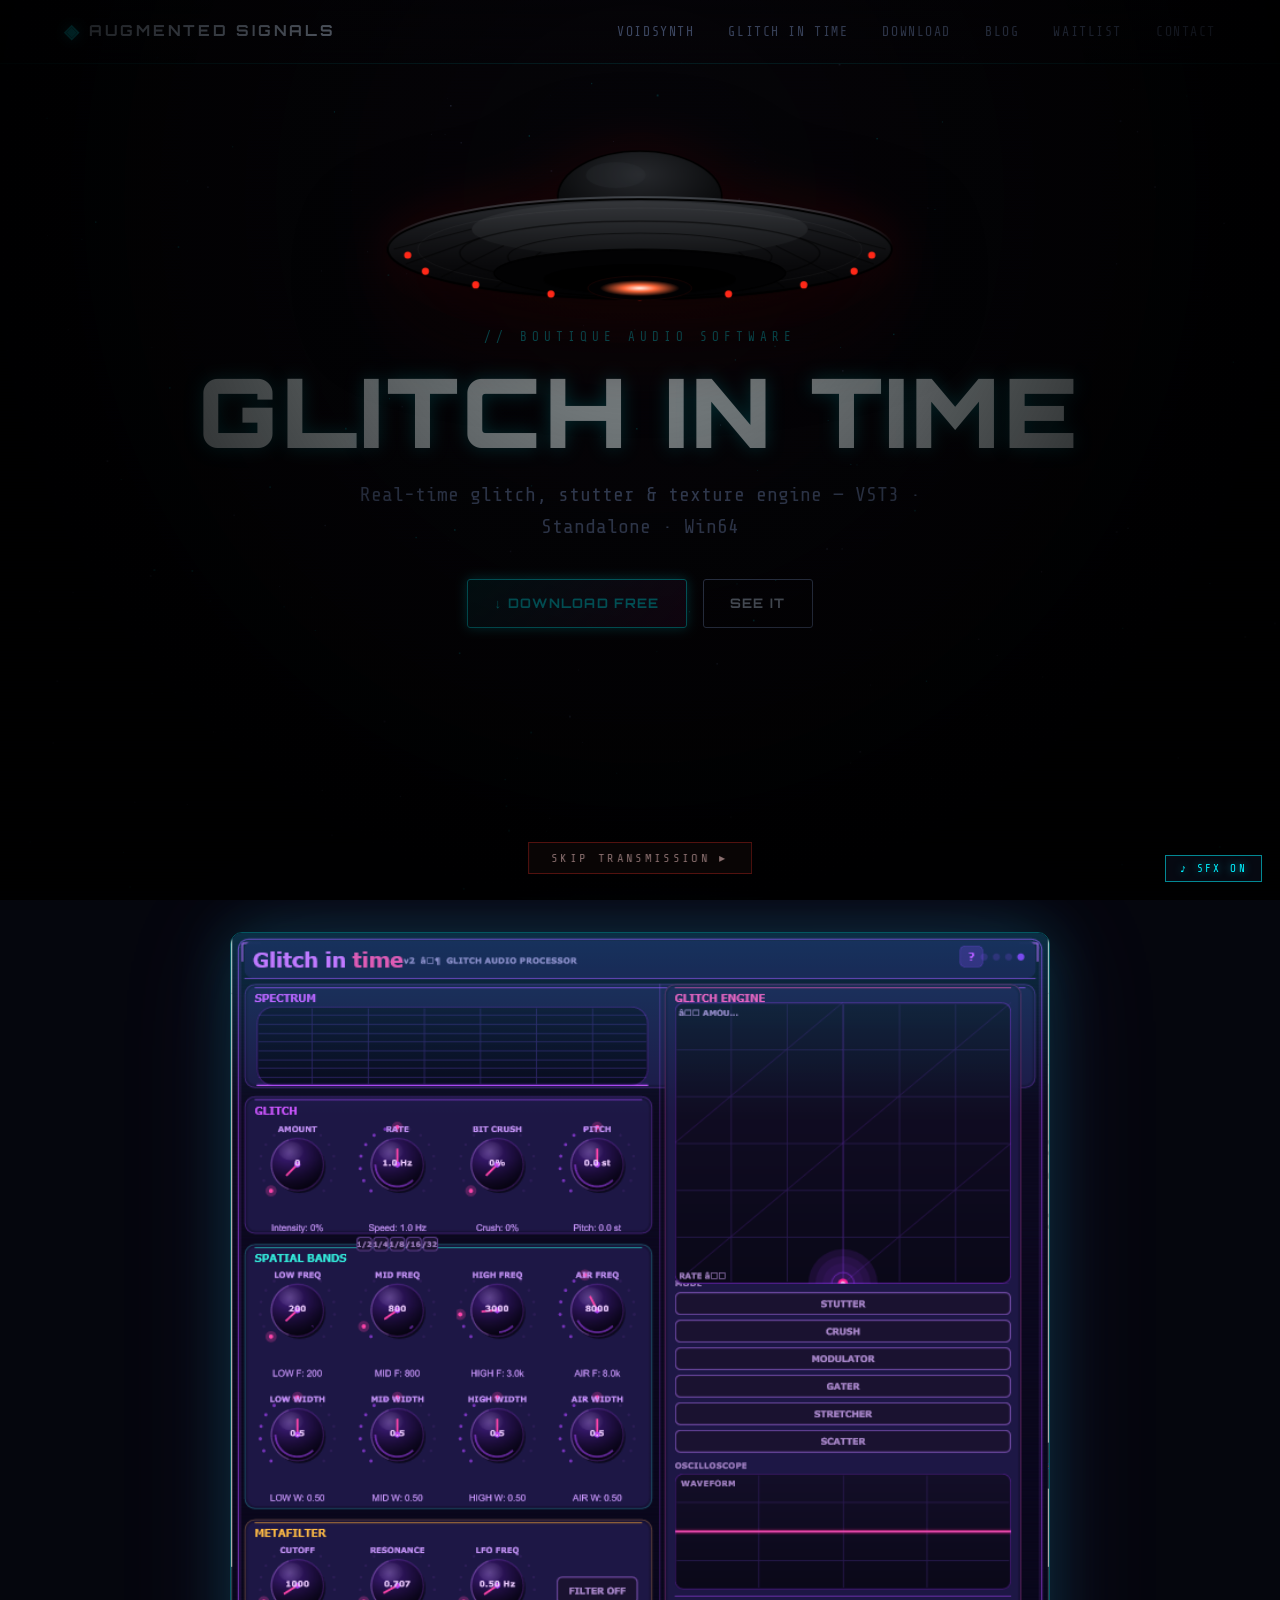
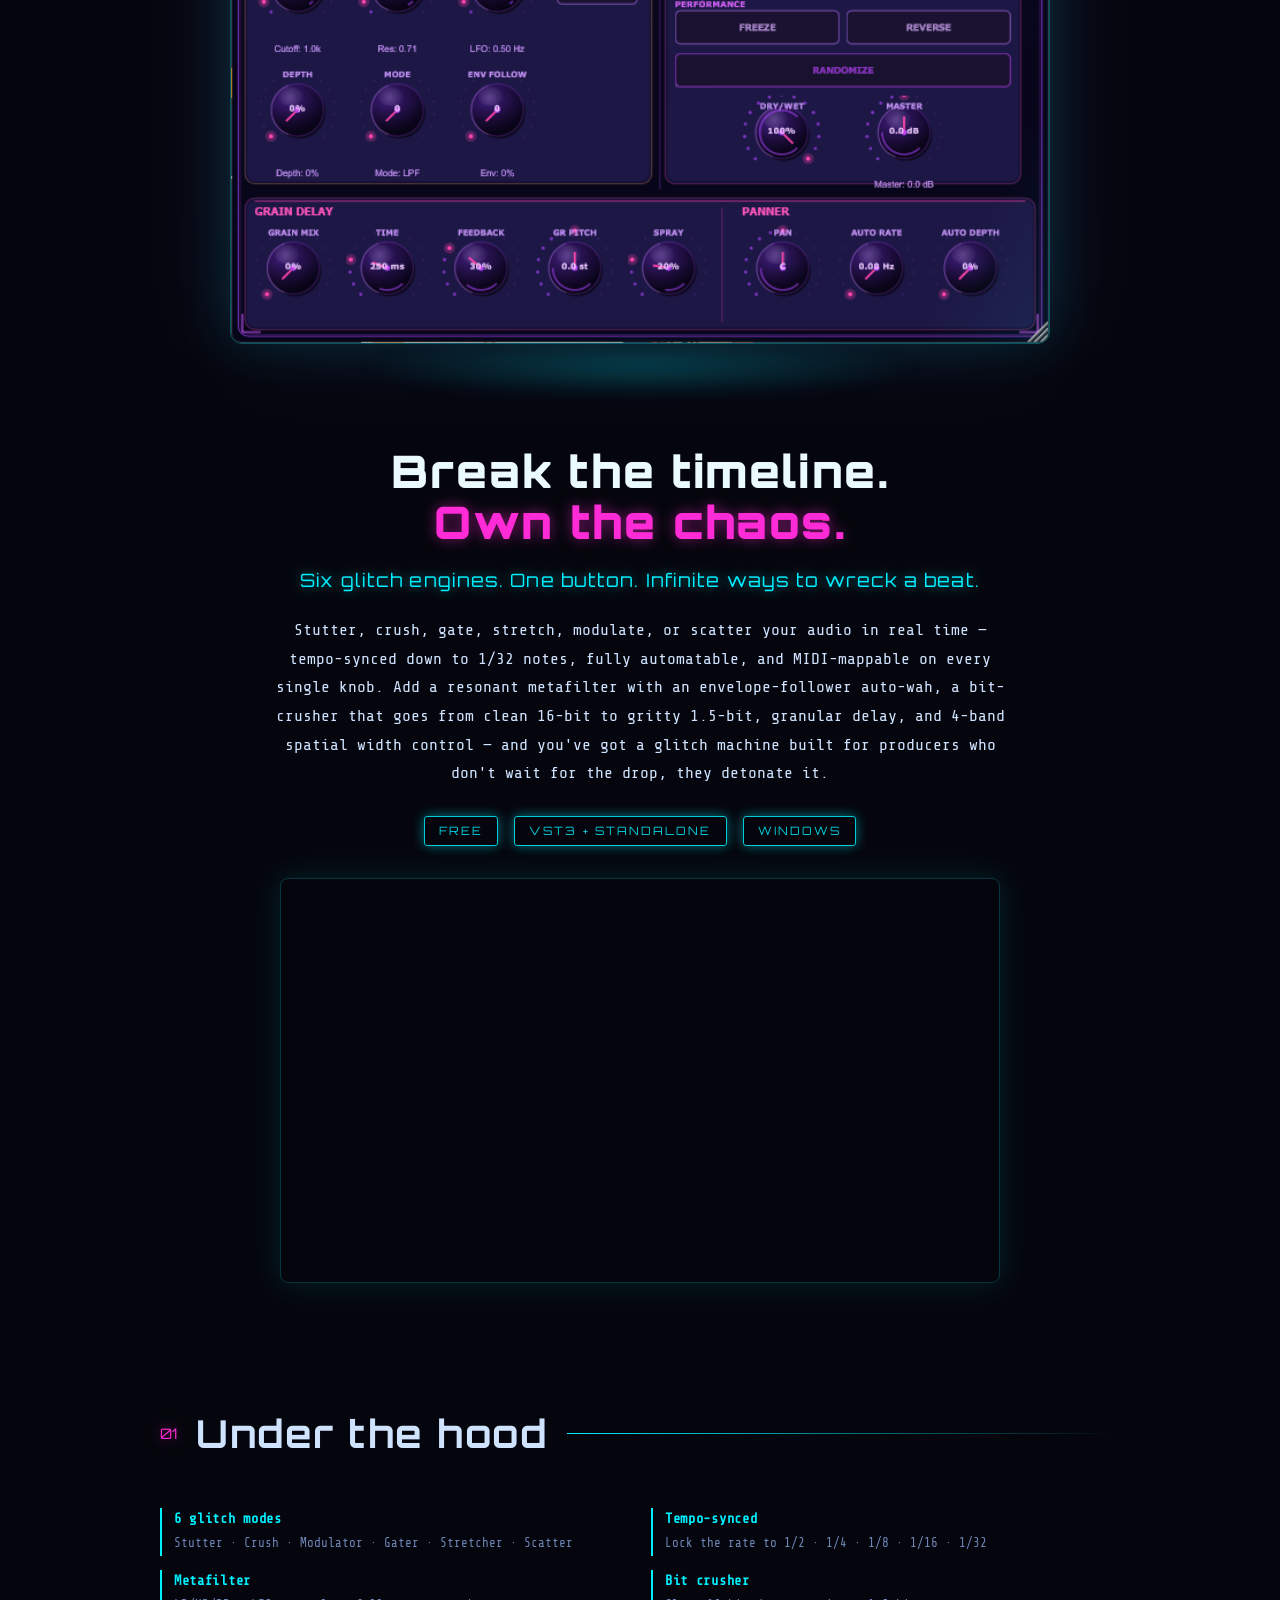
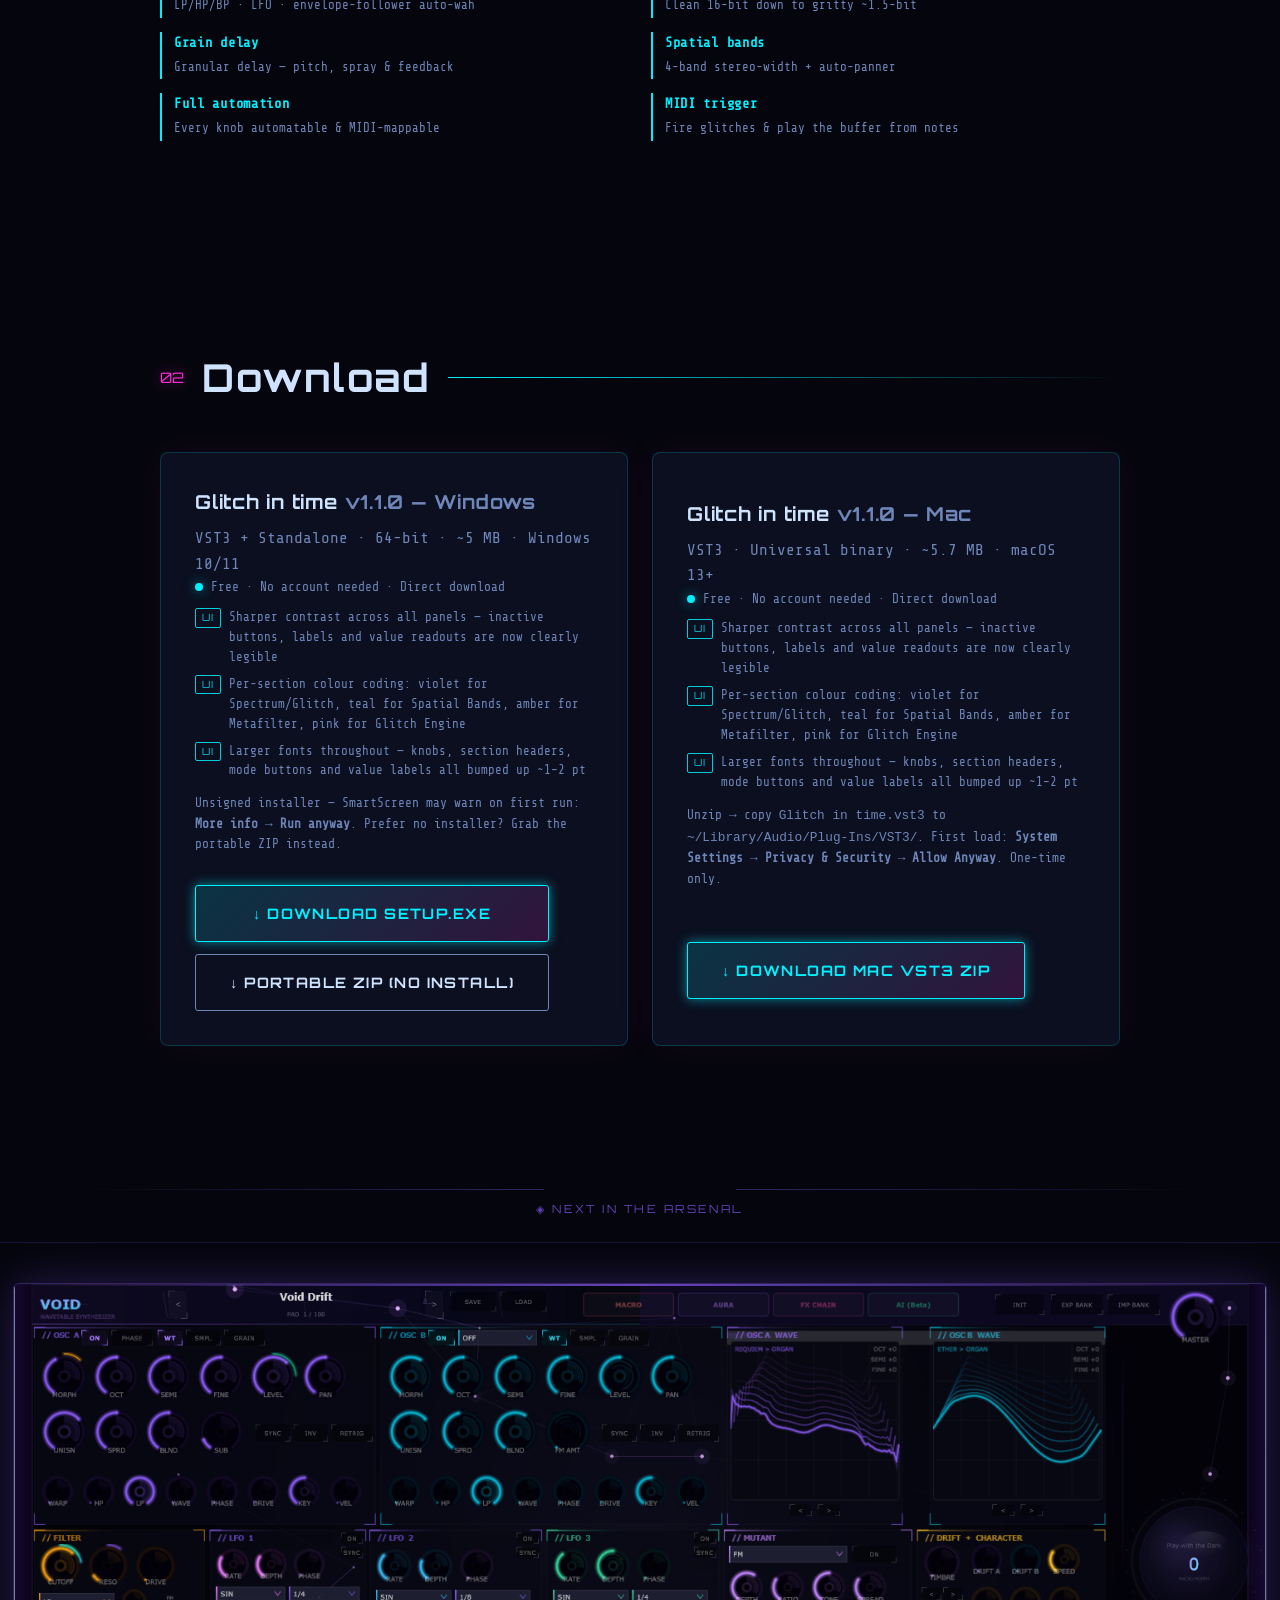
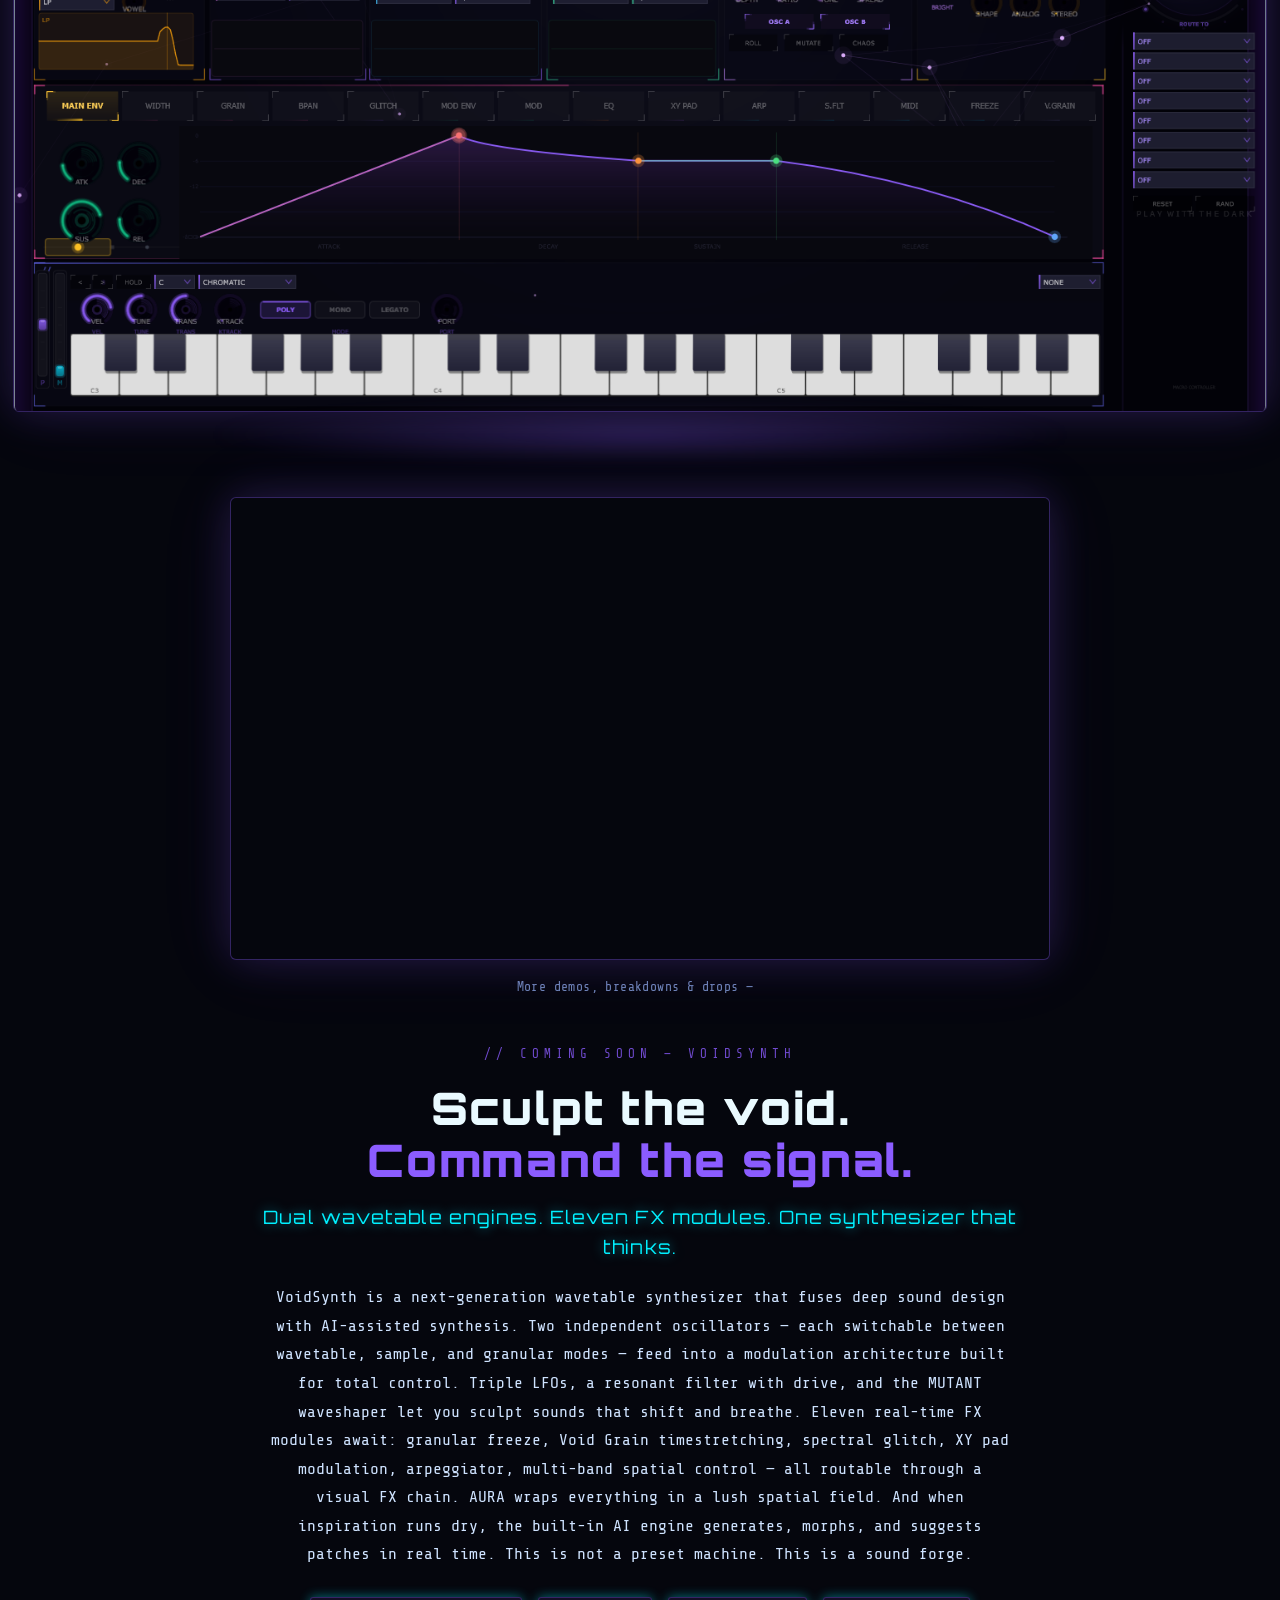
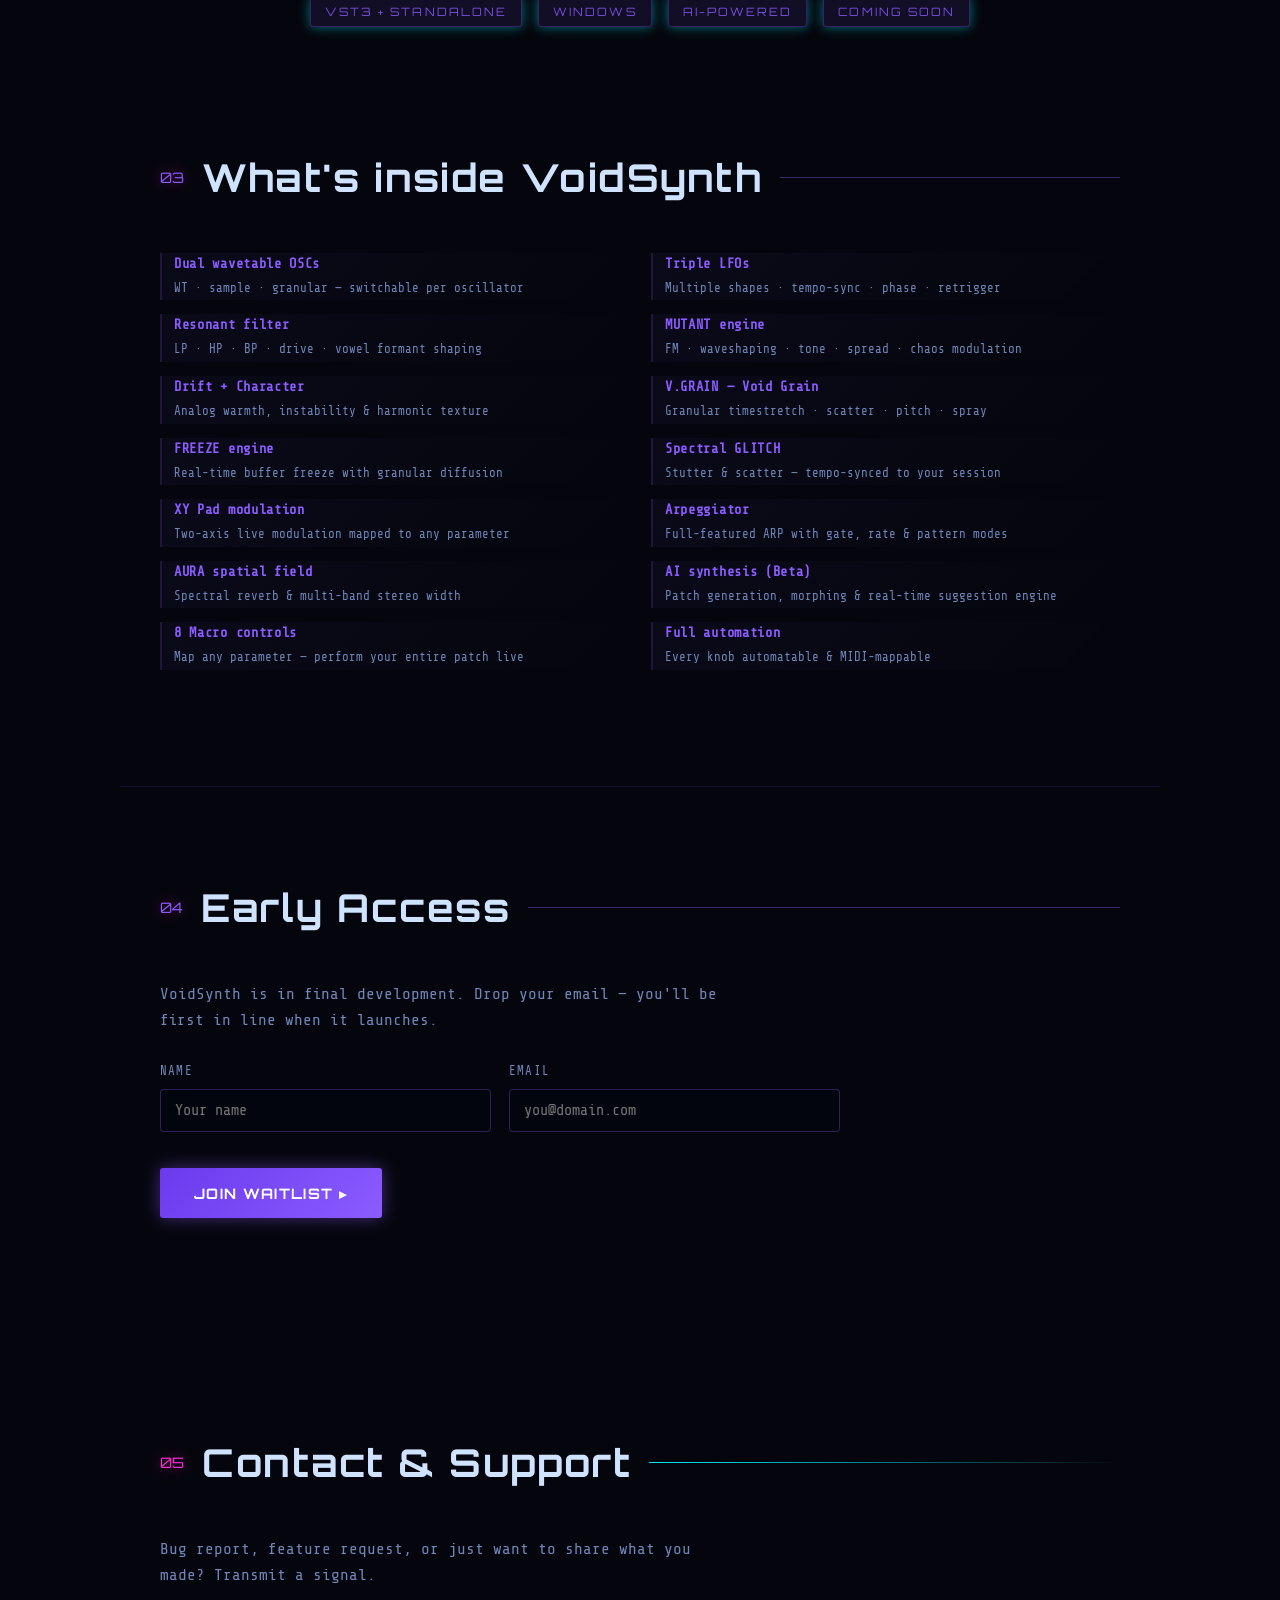
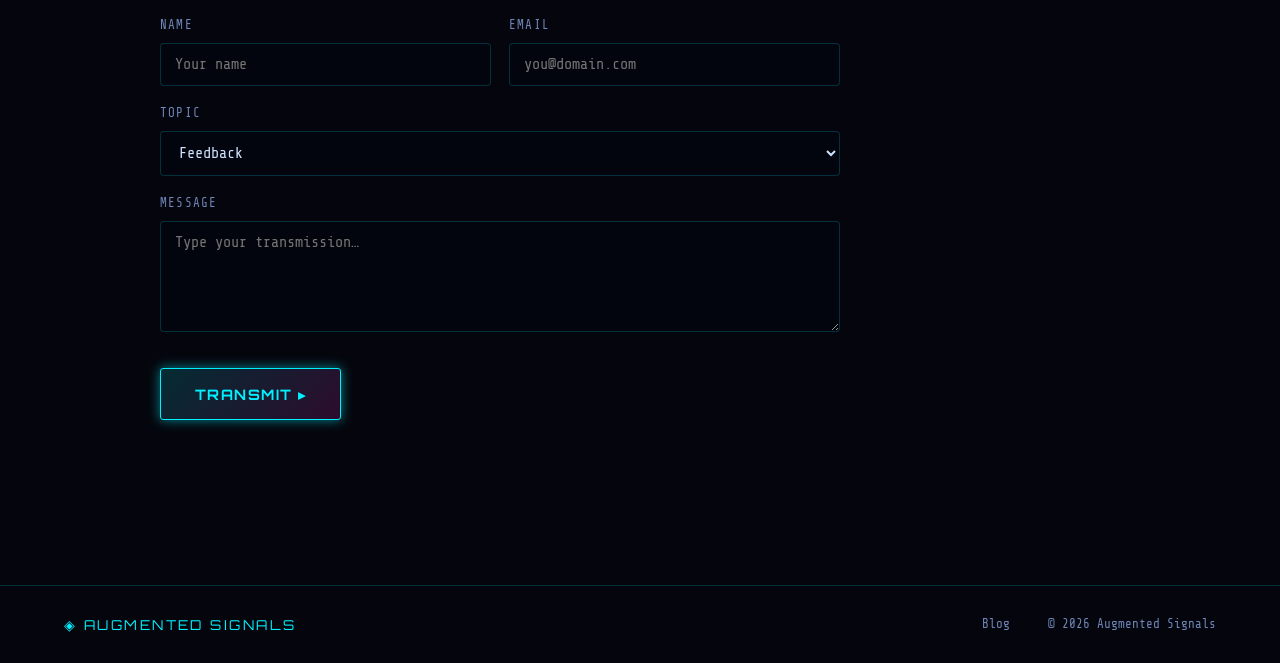
<file: index.html>
<!DOCTYPE html>
<html lang="en">
<head>
<script>(function(){var m=/iPhone|iPad|iPod|Android|webOS|BlackBerry|IEMobile|Opera Mini/i.test(navigator.userAgent);if(m&&!location.pathname.startsWith('/mobile'))location.replace('/mobile/'+location.hash);})();</script>
<meta charset="UTF-8" />
<meta name="viewport" content="width=device-width, initial-scale=1.0" />
<link rel="icon" href="/favicon.ico" sizes="48x48" />
<link rel="icon" href="/favicon.svg" type="image/svg+xml" />
<link rel="apple-touch-icon" href="/apple-touch-icon.png" />
<link rel="manifest" href="/site.webmanifest" />
<meta name="theme-color" content="#05060d" />
<title>Augmented Signals — Glitch in Time · VoidSynth | Free VST3 Audio Plugins</title>
<meta name="description" content="Augmented Signals — boutique audio software. Glitch in Time: free real-time glitch processor VST3. VoidSynth: AI-powered wavetable synthesizer. Windows 64-bit." />
<link rel="canonical" href="https://augmentedsignals.com/" />
<meta name="google-site-verification" content="_FUGStPBPuowqoxrD3YjINRn-j5dSIf7FFfWn83WKUI" />

<!-- Open Graph -->
<meta property="og:type" content="website" />
<meta property="og:site_name" content="Augmented Signals" />
<meta property="og:url" content="https://augmentedsignals.com/" />
<meta property="og:title" content="Augmented Signals — Free VST3 Glitch Processor + AI Wavetable Synth" />
<meta property="og:description" content="Boutique audio software for producers who push limits. Download Glitch in Time free — 6 glitch engines, tempo-sync, full automation. VoidSynth coming soon." />
<meta property="og:image" content="https://augmentedsignals.com/assets/plugin.png" />
<meta property="og:image:width" content="1200" />
<meta property="og:image:height" content="630" />
<meta property="og:image:alt" content="Glitch in Time VST3 plugin interface by Augmented Signals" />

<!-- Twitter / X Card -->
<meta name="twitter:card" content="summary_large_image" />
<meta name="twitter:title" content="Augmented Signals — Free VST3 Glitch Processor + AI Wavetable Synth" />
<meta name="twitter:description" content="Boutique audio software for producers who push limits. Download Glitch in Time free — 6 glitch engines, tempo-sync, full automation." />
<meta name="twitter:image" content="https://augmentedsignals.com/assets/plugin.png" />

<!-- JSON-LD Structured Data -->
<script type="application/ld+json">
{
  "@context": "https://schema.org",
  "@graph": [
    {
      "@type": "Organization",
      "name": "Augmented Signals",
      "url": "https://augmentedsignals.com",
      "logo": "https://augmentedsignals.com/assets/plugin.png"
    },
    {
      "@type": "SoftwareApplication",
      "name": "Glitch in Time",
      "operatingSystem": "Windows 10, Windows 11, macOS 13, macOS 14, macOS 15",
      "applicationCategory": "MultimediaApplication",
      "offers": { "@type": "Offer", "price": "0", "priceCurrency": "USD" },
      "description": "Real-time glitch, stutter and texture engine. Six glitch modes, tempo-synced to 1/32 notes, fully automatable and MIDI-mappable. VST3 + Standalone for Windows &amp; Mac.",
      "url": "https://augmentedsignals.com/#download",
      "publisher": { "@type": "Organization", "name": "Augmented Signals", "url": "https://augmentedsignals.com" }
    },
    {
      "@type": "SoftwareApplication",
      "name": "VoidSynth",
      "operatingSystem": "Windows 10, Windows 11",
      "applicationCategory": "MultimediaApplication",
      "description": "AI-powered wavetable synthesizer with dual oscillators, triple LFOs, 11 FX modules, and real-time AI patch generation. VST3 + Standalone for Windows.",
      "url": "https://augmentedsignals.com/#voidsynth",
      "publisher": { "@type": "Organization", "name": "Augmented Signals", "url": "https://augmentedsignals.com" }
    }
  ]
}
</script>

<script type="application/ld+json">
{
  "@context": "https://schema.org",
  "@type": "FAQPage",
  "mainEntity": [
    {
      "@type": "Question",
      "name": "Is Glitch in Time free?",
      "acceptedAnswer": { "@type": "Answer", "text": "Yes. Glitch in Time is completely free — no account, no registration, no time limit. Download directly from augmentedsignals.com." }
    },
    {
      "@type": "Question",
      "name": "Which DAWs work with Glitch in Time?",
      "acceptedAnswer": { "@type": "Answer", "text": "Any DAW that supports VST3 on Windows 64-bit: Ableton Live, FL Studio, Reaper, Cubase, Studio One, Bitwig, and more. It also runs as a Standalone application." }
    },
    {
      "@type": "Question",
      "name": "What is AI synthesis?",
      "acceptedAnswer": { "@type": "Answer", "text": "AI synthesis uses machine learning to generate, transform, or assist in creating synthesized sound. In VoidSynth, the AI engine generates patches from descriptors, morphs between sounds, and evolves patches in real time — all editable within the synth." }
    },
    {
      "@type": "Question",
      "name": "When is VoidSynth releasing?",
      "acceptedAnswer": { "@type": "Answer", "text": "VoidSynth is coming soon. Join the waitlist on augmentedsignals.com to be notified at launch and receive early-access pricing." }
    },
    {
      "@type": "Question",
      "name": "Does Glitch in Time work on Mac?",
      "acceptedAnswer": { "@type": "Answer", "text": "Yes — macOS 13 Ventura and later, Intel and Apple Silicon (universal binary). Download the Mac VST3 ZIP, unzip, copy to ~/Library/Audio/Plug-Ins/VST3/, then go to System Settings → Privacy & Security and click Allow Anyway on first use." }
    },
    {
      "@type": "Question",
      "name": "What glitch effects does Glitch in Time include?",
      "acceptedAnswer": { "@type": "Answer", "text": "Six glitch engines: Stutter, Crush, Modulator, Gater, Stretcher, and Scatter — all tempo-synced. Plus a resonant metafilter with auto-wah, bit crusher (16-bit to ~1.5-bit), granular delay, and 4-band spatial width control." }
    }
  ]
}
</script>

<link rel="preconnect" href="https://fonts.googleapis.com" />
<link rel="preconnect" href="https://fonts.gstatic.com" crossorigin />
<link href="https://fonts.googleapis.com/css2?family=Orbitron:wght@500;700;900&family=Share+Tech+Mono&display=swap" rel="stylesheet" />
<link rel="stylesheet" href="css/style.css" />

<!-- Cloudflare Web Analytics --><script defer src='https://static.cloudflareinsights.com/beacon.min.js' data-cf-beacon='{"token": "161933dce94e44ef8bb1f5cae0c63dd3"}'></script><!-- End Cloudflare Web Analytics -->
</head>
<body>

<canvas id="bg-canvas" aria-hidden="true"></canvas>
<div class="scanlines" aria-hidden="true"></div>

<!-- NAV -->
<header class="nav">
  <a href="#top" class="brand"><span class="brand-mark">◈</span><span class="brand-name">AUGMENTED&nbsp;SIGNALS</span></a>
  <nav class="nav-links">
    <a href="#voidsynth">VoidSynth</a><a href="#showcase">Glitch in Time</a><a href="#download">Download</a><a href="/blog/">Blog</a><a href="#waitlist">Waitlist</a><a href="#contact">Contact</a>
  </nav>
</header>

<!-- HERO -->
<section id="top" class="hero">
  <div class="hero-inner">
    <p class="eyebrow">// BOUTIQUE AUDIO SOFTWARE</p>
    <h1 class="glitch" data-text="GLITCH IN TIME">GLITCH IN TIME</h1>
    <p class="hero-sub">Real-time glitch, stutter &amp; texture engine — VST3 · Standalone · Win64</p>
    <div class="hero-cta">
      <a href="#download" class="btn btn-primary">↓ Download Free</a>
      <a href="#showcase" class="btn btn-ghost">See it</a>
    </div>
  </div>
</section>

<!-- SHOWCASE: the real plugin, wrapped in dynamic FX -->
<section id="showcase" class="showcase">
  <div class="stage" id="stage">
    <div class="plugin-frame" id="pluginFrame">
      <div class="frame-glow"></div>
      <img src="assets/plugin.png" alt="Glitch in time plugin interface" class="plugin-img" draggable="false" />
      <img src="assets/plugin.png" alt="" aria-hidden="true" class="plugin-img gl gl-r" draggable="false" />
      <img src="assets/plugin.png" alt="" aria-hidden="true" class="plugin-img gl gl-c" draggable="false" />
      <div class="scan-beam"></div>
      <div class="frame-corners"><i></i><i></i><i></i><i></i></div>
    </div>
    <div class="stage-floor"></div>
  </div>
  <div class="stage-desc">
    <h2 class="stage-desc-title">Break the timeline.<br><span class="stage-desc-accent">Own the chaos.</span></h2>
    <p class="stage-desc-lead">Six glitch engines. One button. Infinite ways to wreck a beat.</p>
    <p class="stage-desc-body">Stutter, crush, gate, stretch, modulate, or scatter your audio in real time — tempo-synced down to 1/32 notes, fully automatable, and MIDI-mappable on every single knob. Add a resonant metafilter with an envelope-follower auto-wah, a bit-crusher that goes from clean 16-bit to gritty 1.5-bit, granular delay, and 4-band spatial width control — and you've got a glitch machine built for producers who don't wait for the drop, they detonate it.</p>
    <p class="stage-desc-tags"><span>Free</span><span>VST3 + Standalone</span><span>Windows</span></p>
    <div class="stage-desc-video">
      <iframe src="https://www.youtube.com/embed/zJ4__1fh1x4?start=49" title="Glitch in Time — demo" frameborder="0" allow="accelerometer; autoplay; clipboard-write; encrypted-media; gyroscope; picture-in-picture" allowfullscreen></iframe>
    </div>
  </div>
</section>

<!-- FEATURES -->
<section class="section">
  <div class="section-head"><span class="sec-index">01</span><h2>Under the hood</h2><div class="sec-line"></div></div>
  <ul class="feature-grid">
    <li><b>6 glitch modes</b><span>Stutter · Crush · Modulator · Gater · Stretcher · Scatter</span></li>
    <li><b>Tempo-synced</b><span>Lock the rate to 1/2 · 1/4 · 1/8 · 1/16 · 1/32</span></li>
    <li><b>Metafilter</b><span>LP/HP/BP · LFO · envelope-follower auto-wah</span></li>
    <li><b>Bit crusher</b><span>Clean 16-bit down to gritty ~1.5-bit</span></li>
    <li><b>Grain delay</b><span>Granular delay — pitch, spray &amp; feedback</span></li>
    <li><b>Spatial bands</b><span>4-band stereo-width + auto-panner</span></li>
    <li><b>Full automation</b><span>Every knob automatable &amp; MIDI-mappable</span></li>
    <li><b>MIDI trigger</b><span>Fire glitches &amp; play the buffer from notes</span></li>
  </ul>
</section>

<!-- DOWNLOAD -->
<section id="download" class="section">
  <div class="section-head"><span class="sec-index">02</span><h2>Download</h2><div class="sec-line"></div></div>
  <div class="download-grid">
    <!-- Windows -->
    <div class="download-box">
      <div class="dl-info">
        <h3>Glitch in time <span class="muted">v1.1.0 — Windows</span></h3>
        <p class="muted">VST3 + Standalone · 64-bit · ~5&nbsp;MB · Windows 10/11</p>
        <p class="dl-counter"><span class="dl-dot"></span> Free · No account needed · Direct download</p>
        <ul class="dl-changelog">
          <li><span class="cl-tag">UI</span> Sharper contrast across all panels — inactive buttons, labels and value readouts are now clearly legible</li>
          <li><span class="cl-tag">UI</span> Per-section colour coding: violet for Spectrum/Glitch, teal for Spatial Bands, amber for Metafilter, pink for Glitch Engine</li>
          <li><span class="cl-tag">UI</span> Larger fonts throughout — knobs, section headers, mode buttons and value labels all bumped up ~1–2 pt</li>
        </ul>
        <p class="dl-note">Unsigned installer — SmartScreen may warn on first run: <b>More info → Run anyway</b>. Prefer no installer? Grab the portable ZIP instead.</p>
      </div>
      <div class="dl-actions">
        <a id="download-btn" class="btn btn-primary btn-lg"
           href="downloads/GlitchInTime-1.1.0-Setup.exe"
           download data-plugin="glitch-in-time" rel="noopener">↓ Download Setup.exe</a>
        <a id="download-zip-btn" class="btn btn-ghost btn-lg"
           href="downloads/GlitchInTime-1.1.0-Portable.zip"
           download data-plugin="glitch-in-time-zip" rel="noopener">↓ Portable ZIP (no install)</a>
      </div>
    </div>
    <!-- Mac -->
    <div class="download-box">
      <div class="dl-info">
        <h3>Glitch in time <span class="muted">v1.1.0 — Mac</span></h3>
        <p class="muted">VST3 · Universal binary · ~5.7&nbsp;MB · macOS 13+</p>
        <p class="dl-counter"><span class="dl-dot"></span> Free · No account needed · Direct download</p>
        <ul class="dl-changelog">
          <li><span class="cl-tag">UI</span> Sharper contrast across all panels — inactive buttons, labels and value readouts are now clearly legible</li>
          <li><span class="cl-tag">UI</span> Per-section colour coding: violet for Spectrum/Glitch, teal for Spatial Bands, amber for Metafilter, pink for Glitch Engine</li>
          <li><span class="cl-tag">UI</span> Larger fonts throughout — knobs, section headers, mode buttons and value labels all bumped up ~1–2 pt</li>
        </ul>
        <p class="dl-note">Unzip → copy <code>Glitch in time.vst3</code> to <code>~/Library/Audio/Plug-Ins/VST3/</code>. First load: <b>System Settings → Privacy &amp; Security → Allow Anyway</b>. One-time only.</p>
      </div>
      <div class="dl-actions">
        <a class="btn btn-primary btn-lg"
           href="downloads/GlitchInTime-1.1.0-Mac-VST3.zip"
           download data-plugin="glitch-in-time-mac" rel="noopener">↓ Download Mac VST3 ZIP</a>
      </div>
    </div>
  </div>
</section>

<!-- PRODUCT DIVIDER -->
<div class="product-divider"><span>◈ NEXT IN THE ARSENAL</span></div>

<!-- VOIDSYNTH SHOWCASE -->
<section id="voidsynth" class="showcase vs-showcase">
  <div class="stage" id="vs-stage">
    <div class="plugin-frame vs-frame" id="vsFrame">
      <div class="frame-glow vs-glow"></div>
      <img src="assets/voidsynth.png" alt="VoidSynth synthesizer interface" class="plugin-img" draggable="false" />
      <img src="assets/voidsynth.png" alt="" aria-hidden="true" class="plugin-img gl gl-r" draggable="false" />
      <img src="assets/voidsynth.png" alt="" aria-hidden="true" class="plugin-img gl gl-c" draggable="false" />
      <div class="scan-beam vs-scan-beam"></div>
      <div class="frame-corners"><i></i><i></i><i></i><i></i></div>
    </div>
    <div class="vs-stage-floor"></div>
  </div>
  <div class="vs-video-wrap">
    <div class="vs-video-frame">
      <iframe src="https://www.youtube.com/embed/2sbFFV7Q9OY" title="VoidSynth demo" frameborder="0" allow="accelerometer; autoplay; clipboard-write; encrypted-media; gyroscope; picture-in-picture; web-share" allowfullscreen loading="lazy"></iframe>
    </div>
    <div class="vs-subscribe">
      <span class="vs-subscribe-label">More demos, breakdowns &amp; drops —</span>
      <div class="g-ytsubscribe" data-channelid="UCSKllGRwVN9DXocDSalkz3Q" data-layout="full" data-count="default"></div>
    </div>
  </div>
  <div class="stage-desc">
    <p class="eyebrow vs-eyebrow">// COMING SOON — VOIDSYNTH</p>
    <h2 class="stage-desc-title">Sculpt the void.<br><span class="vs-accent">Command the signal.</span></h2>
    <p class="stage-desc-lead">Dual wavetable engines. Eleven FX modules. One synthesizer that thinks.</p>
    <p class="stage-desc-body">VoidSynth is a next-generation wavetable synthesizer that fuses deep sound design with AI-assisted synthesis. Two independent oscillators — each switchable between wavetable, sample, and granular modes — feed into a modulation architecture built for total control. Triple LFOs, a resonant filter with drive, and the MUTANT waveshaper let you sculpt sounds that shift and breathe. Eleven real-time FX modules await: granular freeze, Void Grain timestretching, spectral glitch, XY pad modulation, arpeggiator, multi-band spatial control — all routable through a visual FX chain. AURA wraps everything in a lush spatial field. And when inspiration runs dry, the built-in AI engine generates, morphs, and suggests patches in real time. This is not a preset machine. This is a sound forge.</p>
    <p class="stage-desc-tags vs-tags"><span>VST3 + Standalone</span><span>Windows</span><span>AI-Powered</span><span>Coming Soon</span></p>
  </div>
</section>

<!-- VOIDSYNTH FEATURES -->
<section class="section">
  <div class="section-head"><span class="sec-index vs-sec-index">03</span><h2>What's inside VoidSynth</h2><div class="sec-line vs-sec-line"></div></div>
  <ul class="feature-grid vs-feature-grid">
    <li><b>Dual wavetable OSCs</b><span>WT · sample · granular — switchable per oscillator</span></li>
    <li><b>Triple LFOs</b><span>Multiple shapes · tempo-sync · phase · retrigger</span></li>
    <li><b>Resonant filter</b><span>LP · HP · BP · drive · vowel formant shaping</span></li>
    <li><b>MUTANT engine</b><span>FM · waveshaping · tone · spread · chaos modulation</span></li>
    <li><b>Drift + Character</b><span>Analog warmth, instability &amp; harmonic texture</span></li>
    <li><b>V.GRAIN — Void Grain</b><span>Granular timestretch · scatter · pitch · spray</span></li>
    <li><b>FREEZE engine</b><span>Real-time buffer freeze with granular diffusion</span></li>
    <li><b>Spectral GLITCH</b><span>Stutter &amp; scatter — tempo-synced to your session</span></li>
    <li><b>XY Pad modulation</b><span>Two-axis live modulation mapped to any parameter</span></li>
    <li><b>Arpeggiator</b><span>Full-featured ARP with gate, rate &amp; pattern modes</span></li>
    <li><b>AURA spatial field</b><span>Spectral reverb &amp; multi-band stereo width</span></li>
    <li><b>AI synthesis (Beta)</b><span>Patch generation, morphing &amp; real-time suggestion engine</span></li>
    <li><b>8 Macro controls</b><span>Map any parameter — perform your entire patch live</span></li>
    <li><b>Full automation</b><span>Every knob automatable &amp; MIDI-mappable</span></li>
  </ul>
</section>

<!-- VOIDSYNTH WAITLIST -->
<section id="waitlist" class="section vs-waitlist-section">
  <div class="section-head"><span class="sec-index vs-sec-index">04</span><h2>Early Access</h2><div class="sec-line vs-sec-line"></div></div>
  <p class="contact-intro">VoidSynth is in final development. Drop your email — you'll be first in line when it launches.</p>
  <form id="waitlist-form" class="contact-form vs-waitlist-form" action="https://api.web3forms.com/submit" method="POST">
    <input type="hidden" name="access_key" value="d67c8a0f-b26d-40ae-9416-ef2a5f5c5e74" />
    <input type="hidden" name="subject" value="new voidsynth waitlister" />
    <input type="hidden" name="to" value="augmentedsignals@outlook.com" />
    <input type="checkbox" name="botcheck" style="display:none" aria-hidden="true" />
    <div class="form-row">
      <label>Name<input type="text" name="name" required placeholder="Your name" /></label>
      <label>Email<input type="email" name="email" required placeholder="you@domain.com" /></label>
    </div>
    <div class="h-captcha" data-sitekey="50b2fe65-b00b-4b9e-ad62-3ba471098be2"></div>
    <button type="submit" class="btn vs-btn-primary btn-lg">Join Waitlist ▸</button>
    <p id="waitlist-status" class="form-status" role="status"></p>
  </form>
</section>

<!-- CONTACT -->
<section id="contact" class="section">
  <div class="section-head"><span class="sec-index">05</span><h2>Contact &amp; Support</h2><div class="sec-line"></div></div>
  <p class="contact-intro">Bug report, feature request, or just want to share what you made? Transmit a signal.</p>
  <form id="contact-form" class="contact-form" action="https://api.web3forms.com/submit" method="POST">
    <input type="hidden" name="access_key" value="d67c8a0f-b26d-40ae-9416-ef2a5f5c5e74" />
    <input type="hidden" name="subject" value="New message from Augmented Signals site" />
    <input type="hidden" name="to" value="augmentedsignals@outlook.com" />
    <input type="checkbox" name="botcheck" style="display:none" aria-hidden="true" />
    <div class="form-row">
      <label>Name<input type="text" name="name" required placeholder="Your name" /></label>
      <label>Email<input type="email" name="email" required placeholder="you@domain.com" /></label>
    </div>
    <label>Topic
      <select name="topic"><option>Feedback</option><option>Bug report</option><option>Feature request</option><option>Support</option><option>Other</option></select>
    </label>
    <label>Message<textarea name="message" rows="5" required placeholder="Type your transmission…"></textarea></label>
    <div class="h-captcha" data-sitekey="50b2fe65-b00b-4b9e-ad62-3ba471098be2"></div>
    <button type="submit" class="btn btn-primary btn-lg">Transmit ▸</button>
    <p id="form-status" class="form-status" role="status"></p>
  </form>
</section>

<footer class="footer">
  <div class="footer-brand">◈ AUGMENTED SIGNALS</div>
  <div class="footer-meta"><a href="/blog/" class="muted" style="text-decoration:none;margin-right:1rem">Blog</a><span class="muted">© <span id="year"></span> Augmented Signals</span></div>
</footer>

<script src="js/main.js"></script>
<script src="js/mothership.js"></script>
<script src="https://apis.google.com/js/platform.js"></script>
<script src="https://js.hcaptcha.com/1/api.js?recaptchacompat=off" async defer></script>
</body>
</html>
</file>
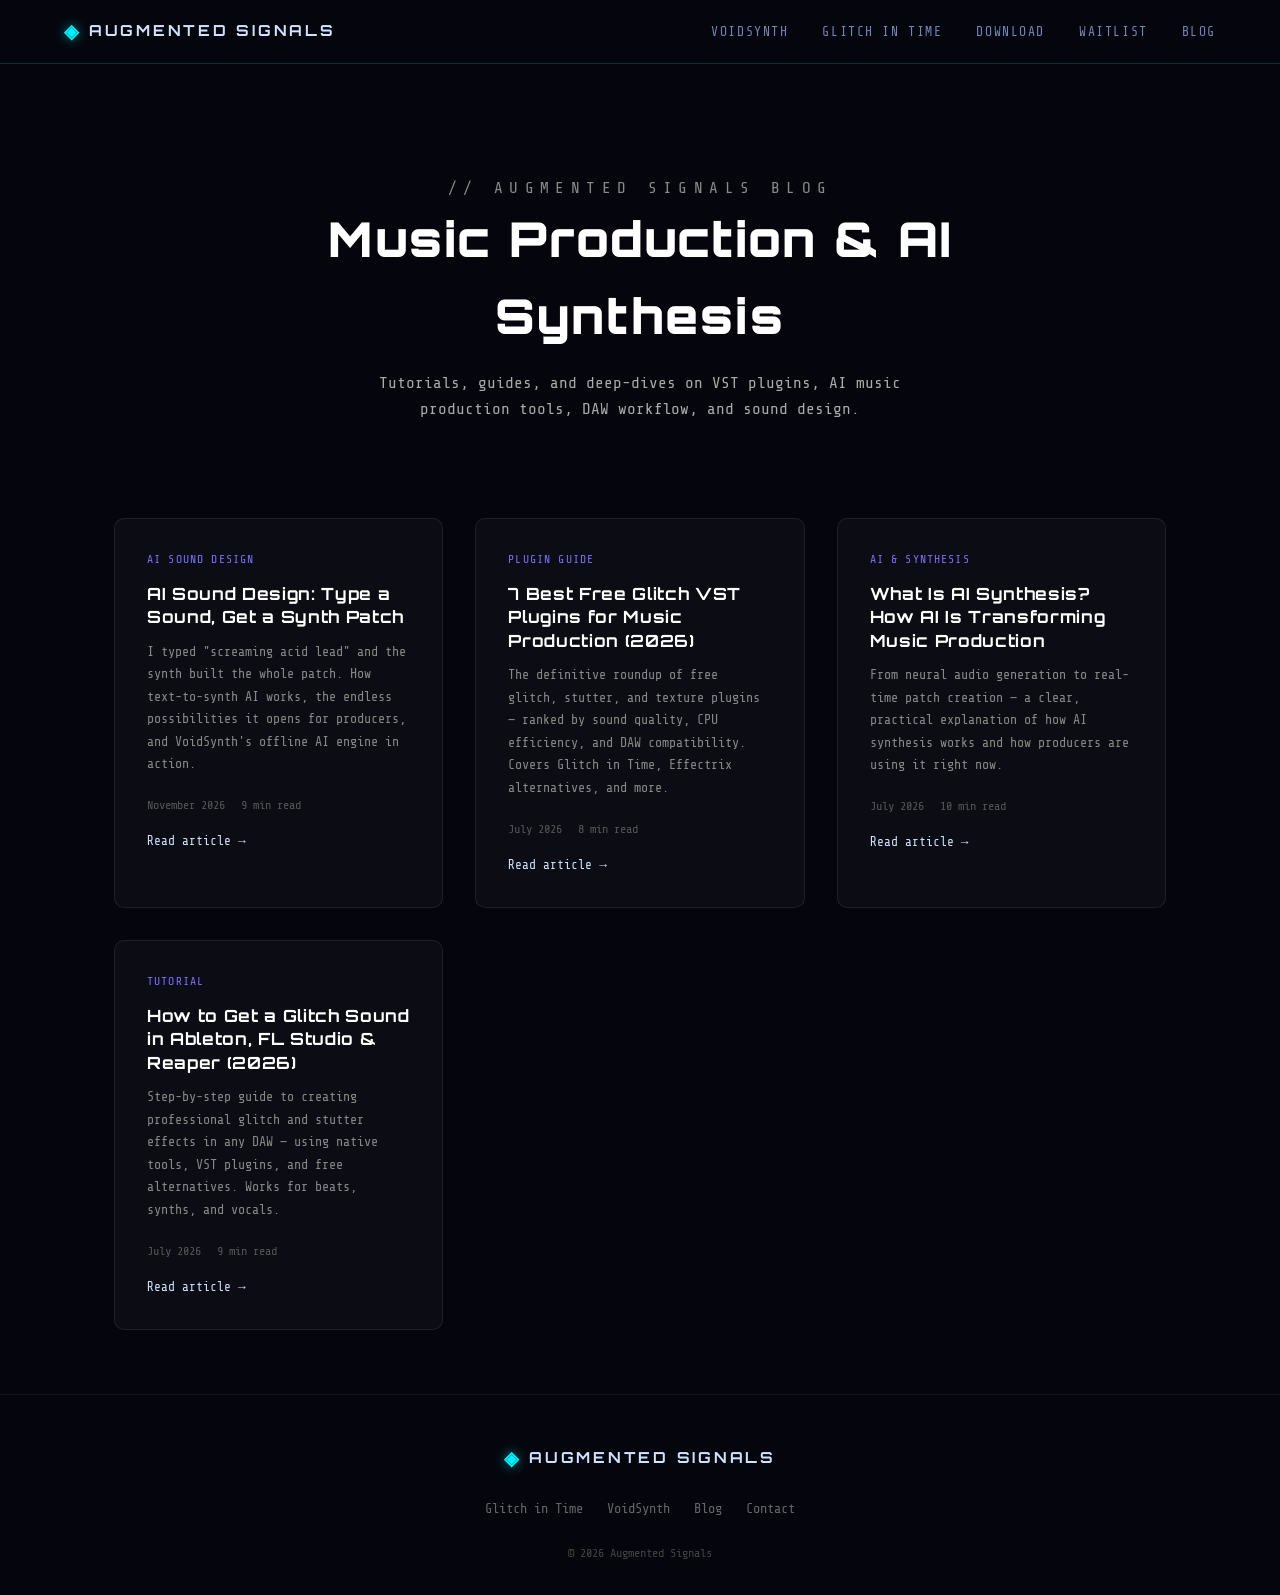
<file: blog/index.html>
<!DOCTYPE html>
<html lang="en">
<head>
<meta charset="UTF-8" />
<meta name="viewport" content="width=device-width, initial-scale=1.0" />
<link rel="icon" href="/favicon.ico" sizes="48x48" />
<link rel="icon" href="/favicon.svg" type="image/svg+xml" />
<link rel="apple-touch-icon" href="/apple-touch-icon.png" />
<link rel="manifest" href="/site.webmanifest" />
<meta name="theme-color" content="#05060d" />
<title>Blog — Music Production, AI Synthesis & Audio Plugins | Augmented Signals</title>
<meta name="description" content="Tips, tutorials, and deep-dives on music production, AI synthesis, VST plugins, DAW workflow, and sound design from the team at Augmented Signals." />
<link rel="canonical" href="https://augmentedsignals.com/blog/" />
<meta property="og:type" content="website" />
<meta property="og:url" content="https://augmentedsignals.com/blog/" />
<meta property="og:title" content="Blog — Music Production, AI Synthesis & Audio Plugins" />
<meta property="og:description" content="Tips, tutorials, and deep-dives on music production, AI synthesis, VST plugins, and sound design." />
<meta property="og:image" content="https://augmentedsignals.com/assets/plugin.png" />
<meta name="twitter:card" content="summary_large_image" />
<link rel="preconnect" href="https://fonts.googleapis.com" />
<link rel="preconnect" href="https://fonts.gstatic.com" crossorigin />
<link href="https://fonts.googleapis.com/css2?family=Orbitron:wght@500;700;900&family=Share+Tech+Mono&display=swap" rel="stylesheet" />
<link rel="stylesheet" href="/css/style.css" />
<style>
.blog-hero{padding:7rem 1.5rem 3rem;text-align:center;max-width:800px;margin:0 auto}
.blog-hero h1{font-family:'Orbitron',sans-serif;font-size:clamp(1.8rem,5vw,3rem);font-weight:900;margin-bottom:1rem;color:#fff}
.blog-hero p{font-size:1rem;color:#aaa;max-width:540px;margin:0 auto}
.blog-grid{display:grid;grid-template-columns:repeat(auto-fit,minmax(300px,1fr));gap:2rem;max-width:1100px;margin:3rem auto;padding:0 1.5rem}
.blog-card{background:rgba(255,255,255,.03);border:1px solid rgba(255,255,255,.08);border-radius:10px;padding:2rem;transition:border-color .2s,transform .2s;display:flex;flex-direction:column}
.blog-card:hover{border-color:rgba(124,111,255,.4);transform:translateY(-3px)}
.blog-card a{text-decoration:none;color:inherit}
.card-tag{font-family:'Share Tech Mono',monospace;font-size:.72rem;color:#7c6fff;text-transform:uppercase;letter-spacing:.1em;margin-bottom:.75rem}
.card-title{font-family:'Orbitron',sans-serif;font-size:1.05rem;font-weight:700;color:#fff;margin-bottom:.75rem;line-height:1.4}
.card-excerpt{font-family:'Share Tech Mono',monospace;font-size:.83rem;color:#888;line-height:1.7;margin-bottom:1.25rem;flex:1}
.card-meta{font-family:'Share Tech Mono',monospace;font-size:.75rem;color:#555;display:flex;gap:1rem;align-items:center}
.card-read{color:#7c6fff;font-family:'Share Tech Mono',monospace;font-size:.8rem;text-decoration:none;margin-top:1rem;display:inline-block}
.card-read:hover{color:#fff}
</style>
</head>
<body>
<canvas id="bg-canvas" aria-hidden="true"></canvas>
<div class="scanlines" aria-hidden="true"></div>

<header class="nav">
  <a href="/" class="brand"><span class="brand-mark">◈</span><span class="brand-name">AUGMENTED&nbsp;SIGNALS</span></a>
  <nav class="nav-links">
    <a href="/voidsynth/">VoidSynth</a>
    <a href="/glitch-in-time/">Glitch in Time</a>
    <a href="/#download">Download</a>
    <a href="/#waitlist">Waitlist</a>
    <a href="/blog/">Blog</a>
  </nav>
</header>

<main>
  <div class="blog-hero">
    <p class="eyebrow">// AUGMENTED SIGNALS BLOG</p>
    <h1>Music Production &amp; AI Synthesis</h1>
    <p>Tutorials, guides, and deep-dives on VST plugins, AI music production tools, DAW workflow, and sound design.</p>
  </div>

  <div class="blog-grid">

    <article class="blog-card">
      <a href="/blog/ai-sound-design-text-to-synth/">
        <p class="card-tag">AI Sound Design</p>
        <h2 class="card-title">AI Sound Design: Type a Sound, Get a Synth Patch</h2>
        <p class="card-excerpt">I typed "screaming acid lead" and the synth built the whole patch. How text-to-synth AI works, the endless possibilities it opens for producers, and VoidSynth's offline AI engine in action.</p>
        <div class="card-meta"><span>November 2026</span><span>9 min read</span></div>
      </a>
      <a href="/blog/ai-sound-design-text-to-synth/" class="card-read">Read article →</a>
    </article>

    <article class="blog-card">
      <a href="/blog/best-free-glitch-vst-plugins-2026/">
        <p class="card-tag">Plugin Guide</p>
        <h2 class="card-title">7 Best Free Glitch VST Plugins for Music Production (2026)</h2>
        <p class="card-excerpt">The definitive roundup of free glitch, stutter, and texture plugins — ranked by sound quality, CPU efficiency, and DAW compatibility. Covers Glitch in Time, Effectrix alternatives, and more.</p>
        <div class="card-meta"><span>July 2026</span><span>8 min read</span></div>
      </a>
      <a href="/blog/best-free-glitch-vst-plugins-2026/" class="card-read">Read article →</a>
    </article>

    <article class="blog-card">
      <a href="/blog/ai-synthesis-music-production-guide/">
        <p class="card-tag">AI &amp; Synthesis</p>
        <h2 class="card-title">What Is AI Synthesis? How AI Is Transforming Music Production</h2>
        <p class="card-excerpt">From neural audio generation to real-time patch creation — a clear, practical explanation of how AI synthesis works and how producers are using it right now.</p>
        <div class="card-meta"><span>July 2026</span><span>10 min read</span></div>
      </a>
      <a href="/blog/ai-synthesis-music-production-guide/" class="card-read">Read article →</a>
    </article>

    <article class="blog-card">
      <a href="/blog/how-to-glitch-audio-ableton-fl-studio/">
        <p class="card-tag">Tutorial</p>
        <h2 class="card-title">How to Get a Glitch Sound in Ableton, FL Studio &amp; Reaper (2026)</h2>
        <p class="card-excerpt">Step-by-step guide to creating professional glitch and stutter effects in any DAW — using native tools, VST plugins, and free alternatives. Works for beats, synths, and vocals.</p>
        <div class="card-meta"><span>July 2026</span><span>9 min read</span></div>
      </a>
      <a href="/blog/how-to-glitch-audio-ableton-fl-studio/" class="card-read">Read article →</a>
    </article>

  </div>
</main>

<footer style="text-align:center;padding:3rem 1.5rem 2rem;border-top:1px solid rgba(255,255,255,.06);margin-top:4rem">
  <a href="/" class="brand" style="justify-content:center;margin-bottom:1.5rem;display:flex"><span class="brand-mark">◈</span><span class="brand-name">AUGMENTED&nbsp;SIGNALS</span></a>
  <nav style="display:flex;gap:1.5rem;justify-content:center;flex-wrap:wrap;margin-bottom:1.5rem">
    <a href="/glitch-in-time/" style="color:#666;font-family:'Share Tech Mono',monospace;font-size:.85rem;text-decoration:none">Glitch in Time</a>
    <a href="/voidsynth/" style="color:#666;font-family:'Share Tech Mono',monospace;font-size:.85rem;text-decoration:none">VoidSynth</a>
    <a href="/blog/" style="color:#666;font-family:'Share Tech Mono',monospace;font-size:.85rem;text-decoration:none">Blog</a>
    <a href="/#contact" style="color:#666;font-family:'Share Tech Mono',monospace;font-size:.85rem;text-decoration:none">Contact</a>
  </nav>
  <p style="color:#444;font-family:'Share Tech Mono',monospace;font-size:.75rem">© 2026 Augmented Signals</p>
</footer>
<script src="/js/main.js"></script>
</body>
</html>
</file>
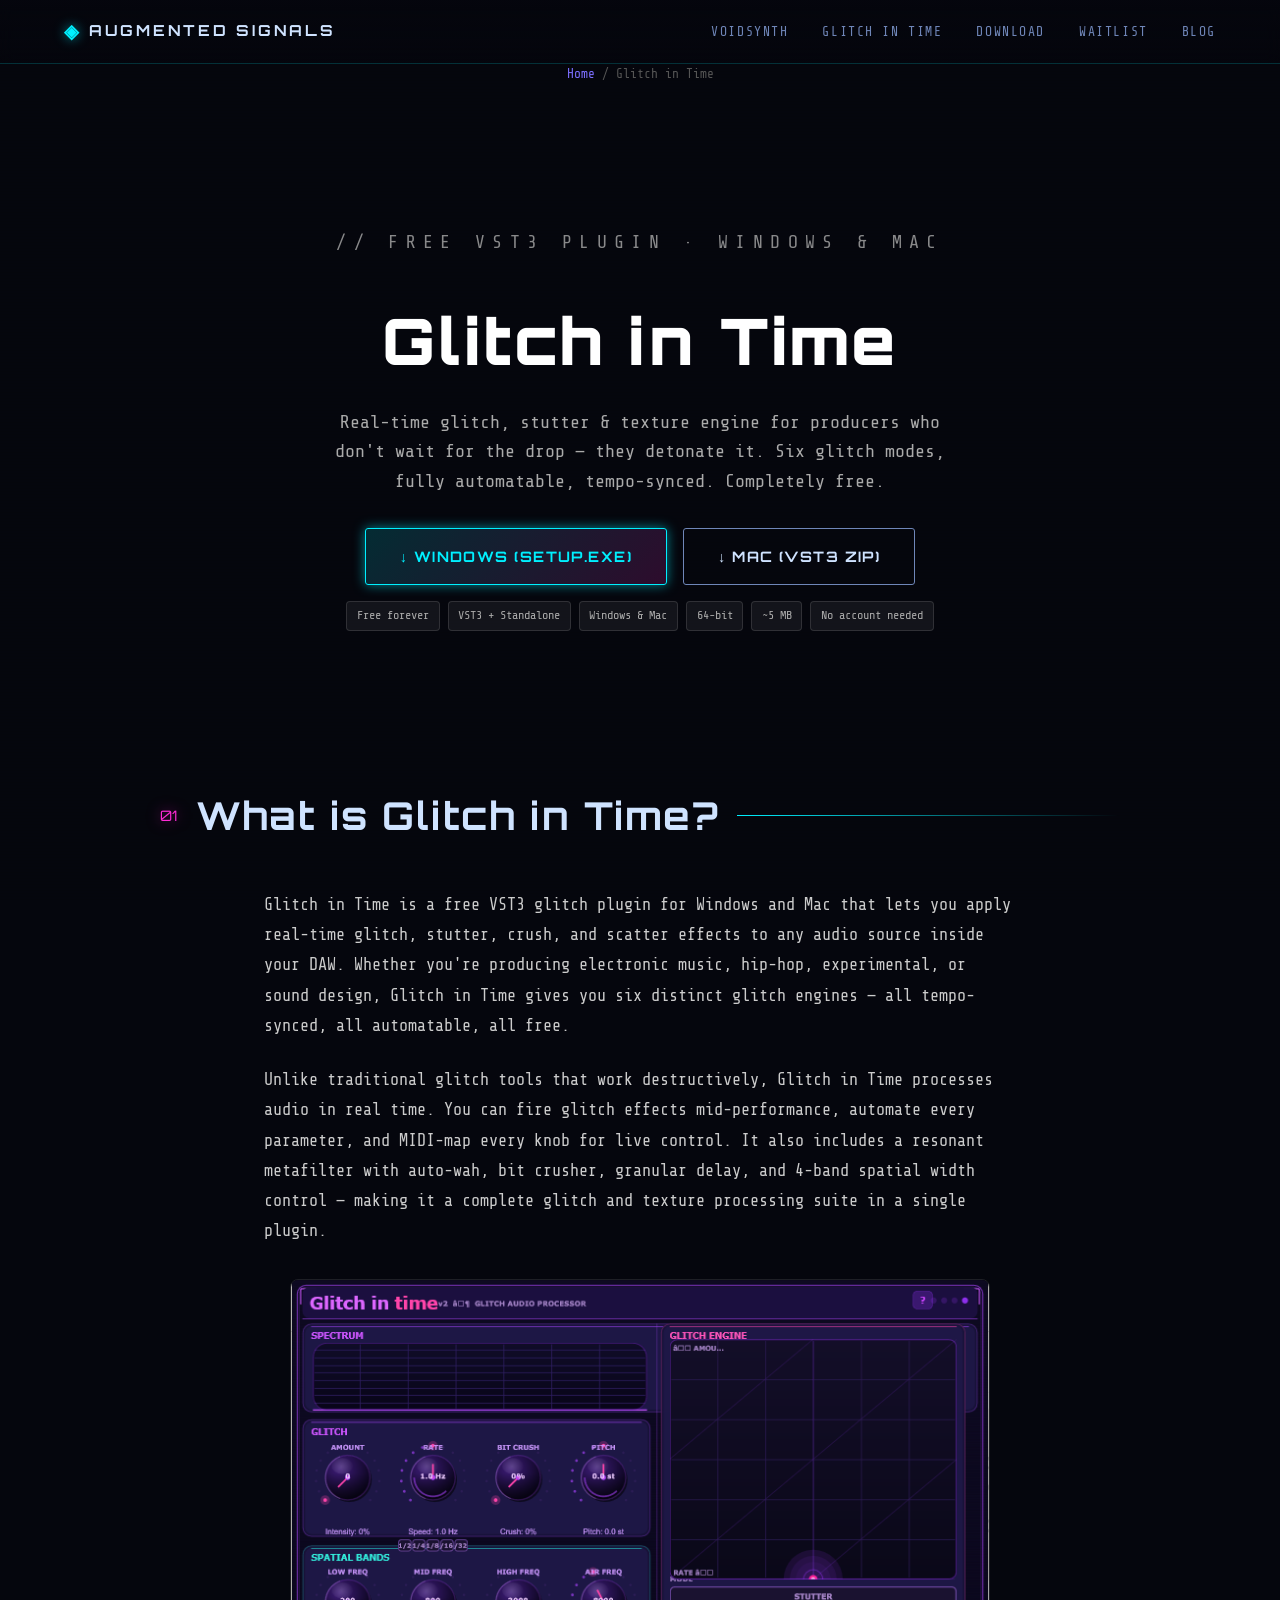
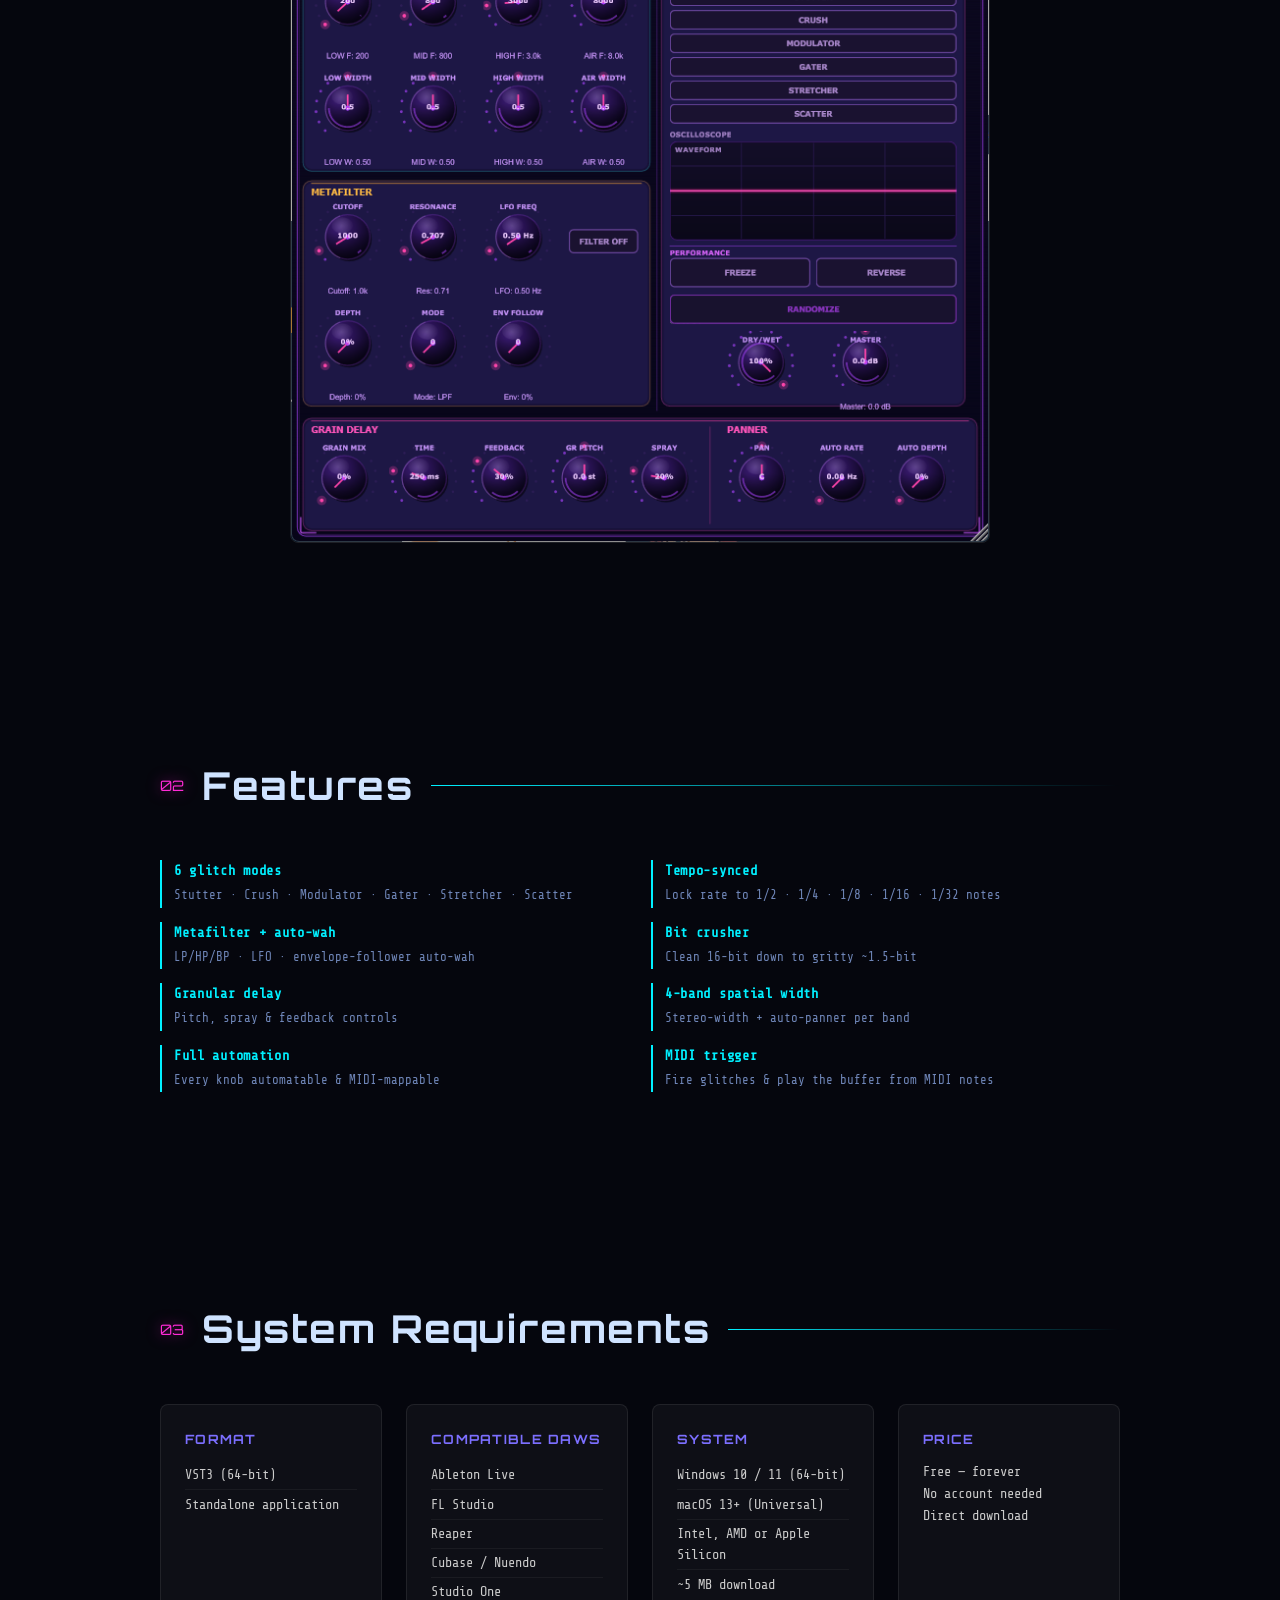
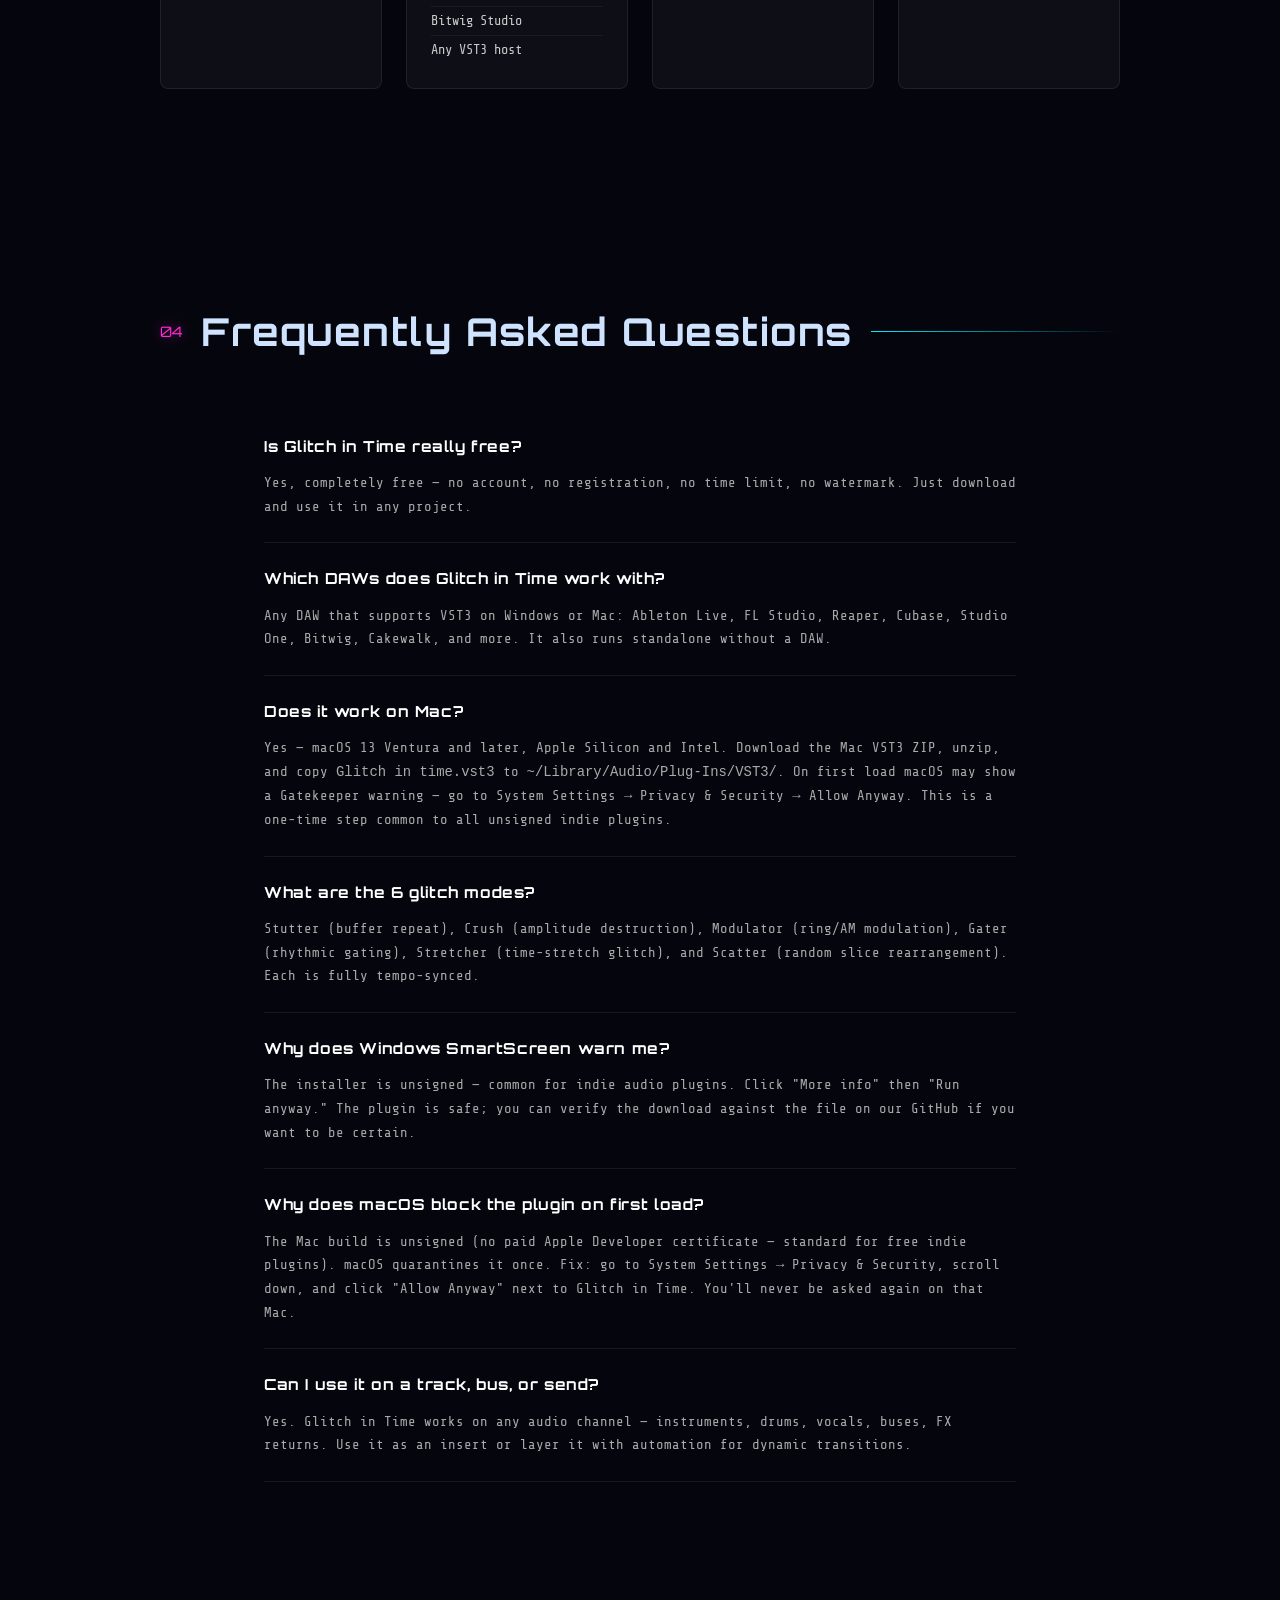
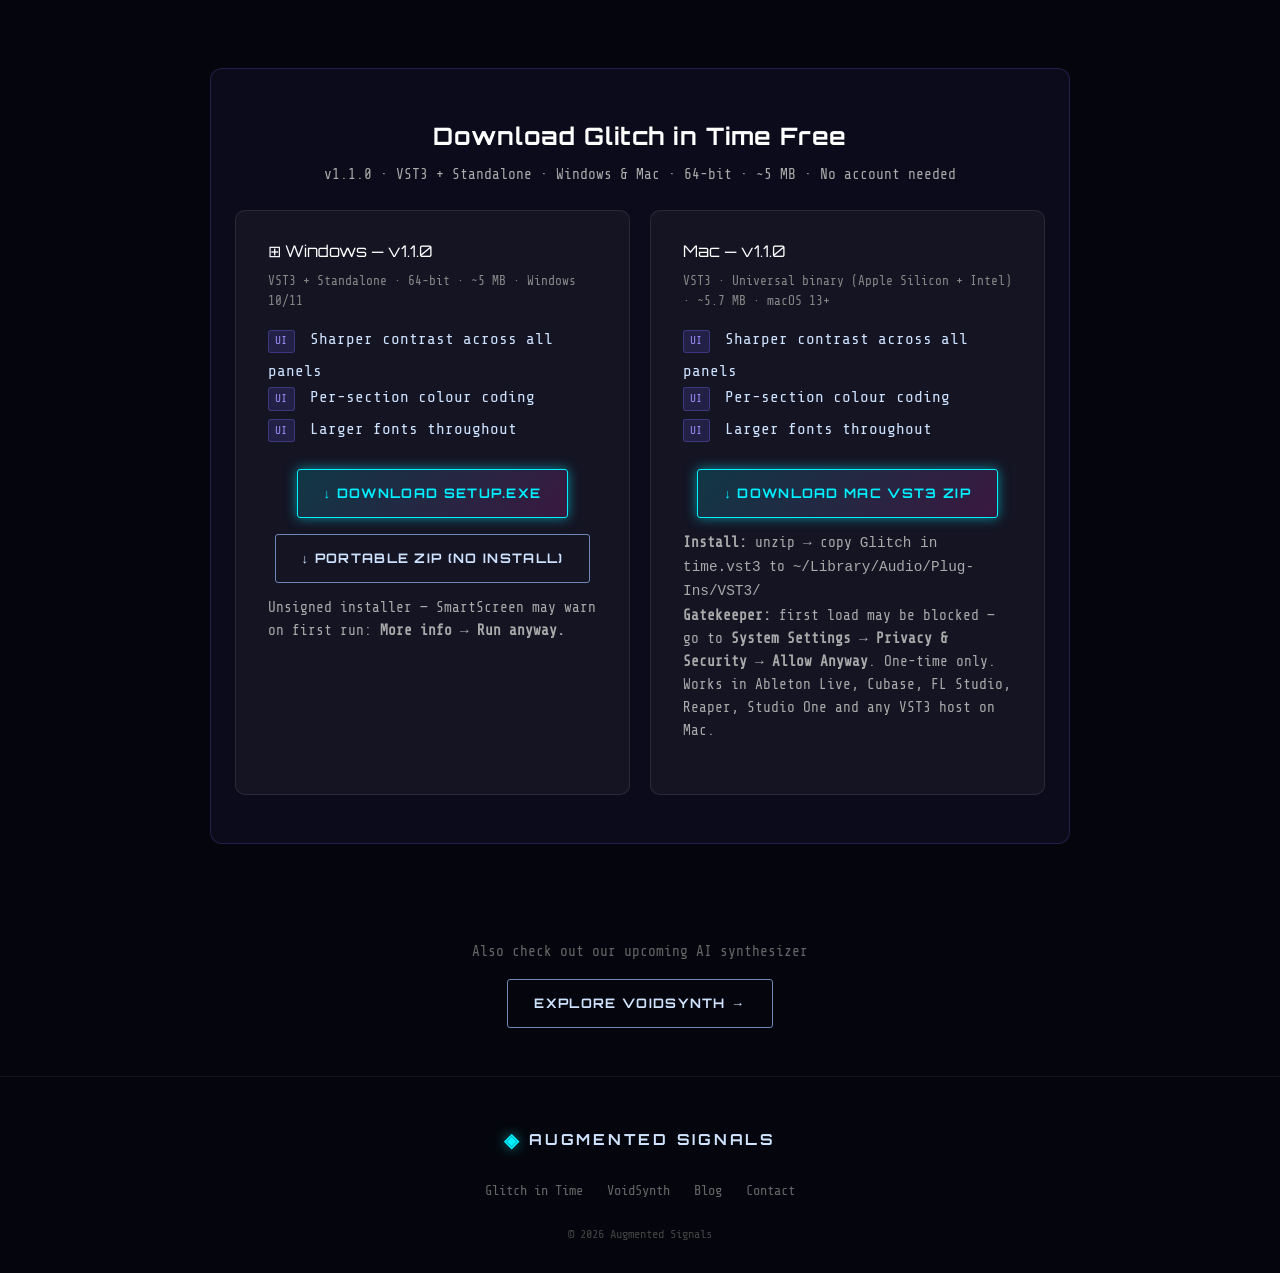
<file: glitch-in-time/index.html>
<!DOCTYPE html>
<html lang="en">
<head>
<meta charset="UTF-8" />
<meta name="viewport" content="width=device-width, initial-scale=1.0" />
<link rel="icon" href="/favicon.ico" sizes="48x48" />
<link rel="icon" href="/favicon.svg" type="image/svg+xml" />
<link rel="apple-touch-icon" href="/apple-touch-icon.png" />
<link rel="manifest" href="/site.webmanifest" />
<meta name="theme-color" content="#05060d" />
<title>Glitch in Time — Free Glitch VST3 Plugin for Windows &amp; Mac | Augmented Signals</title>
<meta name="description" content="Download Glitch in Time free — a real-time glitch, stutter & texture VST3 plugin for Windows & Mac. 6 glitch engines, tempo-sync, bit crusher, granular delay. No account needed." />
<link rel="canonical" href="https://augmentedsignals.com/glitch-in-time/" />
<meta property="og:type" content="website" />
<meta property="og:site_name" content="Augmented Signals" />
<meta property="og:url" content="https://augmentedsignals.com/glitch-in-time/" />
<meta property="og:title" content="Glitch in Time — Free Glitch & Stutter VST3 Plugin" />
<meta property="og:description" content="Real-time glitch processor: 6 engines, tempo-synced, bit crusher, granular delay, auto-wah. Free download for Windows & Mac. VST3 + Standalone." />
<meta property="og:image" content="https://augmentedsignals.com/assets/plugin.png" />
<meta name="twitter:card" content="summary_large_image" />
<meta name="twitter:title" content="Glitch in Time — Free Glitch VST3 Plugin" />
<meta name="twitter:description" content="6 glitch engines, tempo-synced, fully automatable. Free VST3 plugin for Windows &amp; Mac." />
<meta name="twitter:image" content="https://augmentedsignals.com/assets/plugin.png" />
<script type="application/ld+json">
{
  "@context": "https://schema.org",
  "@graph": [
    {
      "@type": "SoftwareApplication",
      "name": "Glitch in Time",
      "operatingSystem": "Windows 10, Windows 11, macOS 13, macOS 14, macOS 15",
      "applicationCategory": "MultimediaApplication",
      "offers": { "@type": "Offer", "price": "0", "priceCurrency": "USD" },
      "description": "Real-time glitch, stutter and texture engine. Six glitch modes, tempo-synced to 1/32 notes, fully automatable and MIDI-mappable. VST3 + Standalone for Windows 64-bit.",
      "url": "https://augmentedsignals.com/glitch-in-time/",
      "softwareVersion": "1.1.0",
      "downloadUrl": "https://augmentedsignals.com/downloads/GlitchInTime-1.1.0-Setup.exe",
      "publisher": { "@type": "Organization", "name": "Augmented Signals", "url": "https://augmentedsignals.com" }
    },
    {
      "@type": "FAQPage",
      "mainEntity": [
        {
          "@type": "Question",
          "name": "Is Glitch in Time really free?",
          "acceptedAnswer": { "@type": "Answer", "text": "Yes, completely free. No account, no registration, no time limit. Direct download — just install and use." }
        },
        {
          "@type": "Question",
          "name": "Which DAWs does Glitch in Time work with?",
          "acceptedAnswer": { "@type": "Answer", "text": "Any DAW that supports VST3 on Windows 64-bit — Ableton Live, FL Studio, Reaper, Cubase, Studio One, Bitwig, Cakewalk, and more." }
        },
        {
          "@type": "Question",
          "name": "Does Glitch in Time work on Mac?",
          "acceptedAnswer": { "@type": "Answer", "text": "Yes — macOS 13 Ventura and later, Intel and Apple Silicon (universal binary). Download the Mac VST3 zip, copy to ~/Library/Audio/Plug-Ins/VST3/, then go to System Settings → Privacy & Security and click Allow Anyway on first use." }
        },
        {
          "@type": "Question",
          "name": "What are the 6 glitch modes?",
          "acceptedAnswer": { "@type": "Answer", "text": "Stutter, Crush, Modulator, Gater, Stretcher, and Scatter — each producing a distinct glitch texture, all tempo-synced from 1/2 down to 1/32 notes." }
        },
        {
          "@type": "Question",
          "name": "Can I automate Glitch in Time in my DAW?",
          "acceptedAnswer": { "@type": "Answer", "text": "Yes. Every knob is fully automatable and MIDI-mappable. You can also trigger glitches and play the buffer from MIDI notes." }
        }
      ]
    }
  ]
}
</script>
<link rel="preconnect" href="https://fonts.googleapis.com" />
<link rel="preconnect" href="https://fonts.gstatic.com" crossorigin />
<link href="https://fonts.googleapis.com/css2?family=Orbitron:wght@500;700;900&family=Share+Tech+Mono&display=swap" rel="stylesheet" />
<link rel="stylesheet" href="/css/style.css" />
<style>
.page-hero{padding:7rem 1.5rem 4rem;text-align:center;max-width:900px;margin:0 auto}
.page-hero h1{font-family:'Orbitron',sans-serif;font-size:clamp(2.2rem,6vw,4rem);font-weight:900;margin-bottom:1rem;color:#fff}
.page-hero p{font-size:1.15rem;color:#aaa;max-width:640px;margin:0 auto 2rem}
.breadcrumb{font-family:'Share Tech Mono',monospace;font-size:.8rem;color:#555;margin-bottom:2rem;text-align:center}
.breadcrumb a{color:#7c6fff;text-decoration:none}
.specs-grid{display:grid;grid-template-columns:repeat(auto-fit,minmax(220px,1fr));gap:1.5rem;max-width:960px;margin:2rem auto}
.spec-card{background:rgba(255,255,255,.04);border:1px solid rgba(255,255,255,.08);border-radius:8px;padding:1.5rem}
.spec-card h3{font-family:'Orbitron',sans-serif;font-size:.8rem;color:#7c6fff;text-transform:uppercase;letter-spacing:.1em;margin-bottom:.75rem}
.spec-card p,.spec-card ul{font-family:'Share Tech Mono',monospace;font-size:.85rem;color:#ccc;margin:0;padding:0;list-style:none}
.spec-card li{padding:.2rem 0;border-bottom:1px solid rgba(255,255,255,.05)}
.spec-card li:last-child{border:none}
.faq-section{max-width:800px;margin:3rem auto;padding:0 1.5rem}
.faq-item{border-bottom:1px solid rgba(255,255,255,.08);padding:1.5rem 0}
.faq-item h3{font-family:'Orbitron',sans-serif;font-size:.95rem;color:#fff;margin-bottom:.75rem}
.faq-item p{font-family:'Share Tech Mono',monospace;font-size:.87rem;color:#aaa;line-height:1.7;margin:0}
.dl-hero{text-align:center;padding:3rem 1.5rem;background:rgba(124,111,255,.06);border:1px solid rgba(124,111,255,.2);border-radius:12px;max-width:860px;margin:3rem auto}
.dl-hero h2{font-family:'Orbitron',sans-serif;color:#fff;margin-bottom:.5rem}
.dl-hero p{color:#aaa;margin-bottom:1.5rem;font-family:'Share Tech Mono',monospace;font-size:.9rem}
.btn-row{display:flex;gap:1rem;justify-content:center;flex-wrap:wrap}
.tag-list{display:flex;gap:.5rem;flex-wrap:wrap;justify-content:center;margin-top:1rem}
.tag-list span{font-family:'Share Tech Mono',monospace;font-size:.75rem;background:rgba(255,255,255,.06);border:1px solid rgba(255,255,255,.12);border-radius:4px;padding:.25rem .6rem;color:#aaa}
.dl-grid{display:grid;grid-template-columns:1fr 1fr;gap:1.25rem;text-align:left}
@media(max-width:640px){.dl-grid{grid-template-columns:1fr}}
.dl-card{background:rgba(255,255,255,.04);border:1px solid rgba(255,255,255,.09);border-radius:10px;padding:1.75rem 2rem;text-align:left}
.dl-card-title{font-family:'Orbitron',sans-serif;font-size:1rem;color:#fff;margin-bottom:.35rem}
.dl-card-meta{font-family:'Share Tech Mono',monospace;font-size:.8rem;color:#888;margin-bottom:1rem}
.dl-card-note{font-family:'Share Tech Mono',monospace;font-size:.78rem;color:#666;margin-top:.85rem;line-height:1.6}
.dl-card-note a{color:#7c6fff;text-decoration:none}
.dl-card-note a:hover{text-decoration:underline}
.ui-badge{display:inline-block;font-family:'Share Tech Mono',monospace;font-size:.7rem;background:rgba(124,111,255,.15);border:1px solid rgba(124,111,255,.3);border-radius:3px;padding:.1rem .4rem;color:#a090ff;margin-right:.4rem;margin-bottom:.4rem}
</style>
</head>
<body>
<canvas id="bg-canvas" aria-hidden="true"></canvas>
<div class="scanlines" aria-hidden="true"></div>

<header class="nav">
  <a href="/" class="brand"><span class="brand-mark">◈</span><span class="brand-name">AUGMENTED&nbsp;SIGNALS</span></a>
  <nav class="nav-links">
    <a href="/voidsynth/">VoidSynth</a>
    <a href="/#showcase">Glitch in Time</a>
    <a href="/#download">Download</a>
    <a href="/#waitlist">Waitlist</a>
    <a href="/blog/">Blog</a>
  </nav>
</header>

<main>
  <div class="breadcrumb">
    <a href="/">Home</a> / Glitch in Time
  </div>

  <div class="page-hero">
    <p class="eyebrow">// FREE VST3 PLUGIN · WINDOWS &amp; MAC</p>
    <h1>Glitch in Time</h1>
    <p>Real-time glitch, stutter &amp; texture engine for producers who don't wait for the drop — they detonate it. Six glitch modes, fully automatable, tempo-synced. Completely free.</p>
    <div class="btn-row">
      <a href="/downloads/GlitchInTime-1.1.0-Setup.exe" download class="btn btn-primary btn-lg">↓ Windows (Setup.exe)</a>
      <a href="/downloads/GlitchInTime-1.1.0-Mac-VST3.zip" download class="btn btn-ghost btn-lg">↓ Mac (VST3 ZIP)</a>
    </div>
    <div class="tag-list">
      <span>Free forever</span><span>VST3 + Standalone</span><span>Windows &amp; Mac</span><span>64-bit</span><span>~5 MB</span><span>No account needed</span>
    </div>
  </div>

  <section class="section">
    <div class="section-head"><span class="sec-index">01</span><h2>What is Glitch in Time?</h2><div class="sec-line"></div></div>
    <div style="max-width:800px;margin:0 auto;padding:0 1.5rem">
      <p style="color:#ccc;font-size:1.05rem;line-height:1.8;margin-bottom:1.5rem">
        Glitch in Time is a free VST3 glitch plugin for Windows and Mac that lets you apply real-time glitch, stutter, crush, and scatter effects to any audio source inside your DAW. Whether you're producing electronic music, hip-hop, experimental, or sound design, Glitch in Time gives you six distinct glitch engines — all tempo-synced, all automatable, all free.
      </p>
      <p style="color:#ccc;font-size:1.05rem;line-height:1.8;margin-bottom:1.5rem">
        Unlike traditional glitch tools that work destructively, Glitch in Time processes audio in real time. You can fire glitch effects mid-performance, automate every parameter, and MIDI-map every knob for live control. It also includes a resonant metafilter with auto-wah, bit crusher, granular delay, and 4-band spatial width control — making it a complete glitch and texture processing suite in a single plugin.
      </p>
      <img src="/assets/plugin.png" alt="Glitch in Time VST3 plugin interface showing 6 glitch modes, metafilter, bit crusher and spatial controls" style="width:100%;max-width:700px;display:block;margin:2rem auto;border-radius:8px;border:1px solid rgba(255,255,255,.1)" />
    </div>
  </section>

  <section class="section">
    <div class="section-head"><span class="sec-index">02</span><h2>Features</h2><div class="sec-line"></div></div>
    <ul class="feature-grid">
      <li><b>6 glitch modes</b><span>Stutter · Crush · Modulator · Gater · Stretcher · Scatter</span></li>
      <li><b>Tempo-synced</b><span>Lock rate to 1/2 · 1/4 · 1/8 · 1/16 · 1/32 notes</span></li>
      <li><b>Metafilter + auto-wah</b><span>LP/HP/BP · LFO · envelope-follower auto-wah</span></li>
      <li><b>Bit crusher</b><span>Clean 16-bit down to gritty ~1.5-bit</span></li>
      <li><b>Granular delay</b><span>Pitch, spray &amp; feedback controls</span></li>
      <li><b>4-band spatial width</b><span>Stereo-width + auto-panner per band</span></li>
      <li><b>Full automation</b><span>Every knob automatable &amp; MIDI-mappable</span></li>
      <li><b>MIDI trigger</b><span>Fire glitches &amp; play the buffer from MIDI notes</span></li>
    </ul>
  </section>

  <section class="section">
    <div class="section-head"><span class="sec-index">03</span><h2>System Requirements</h2><div class="sec-line"></div></div>
    <div class="specs-grid">
      <div class="spec-card">
        <h3>Format</h3>
        <ul>
          <li>VST3 (64-bit)</li>
          <li>Standalone application</li>
        </ul>
      </div>
      <div class="spec-card">
        <h3>Compatible DAWs</h3>
        <ul>
          <li>Ableton Live</li>
          <li>FL Studio</li>
          <li>Reaper</li>
          <li>Cubase / Nuendo</li>
          <li>Studio One</li>
          <li>Bitwig Studio</li>
          <li>Any VST3 host</li>
        </ul>
      </div>
      <div class="spec-card">
        <h3>System</h3>
        <ul>
          <li>Windows 10 / 11 (64-bit)</li>
          <li>macOS 13+ (Universal)</li>
          <li>Intel, AMD or Apple Silicon</li>
          <li>~5 MB download</li>
        </ul>
      </div>
      <div class="spec-card">
        <h3>Price</h3>
        <p>Free — forever<br/>No account needed<br/>Direct download</p>
      </div>
    </div>
  </section>

  <section class="section">
    <div class="section-head"><span class="sec-index">04</span><h2>Frequently Asked Questions</h2><div class="sec-line"></div></div>
    <div class="faq-section">
      <div class="faq-item">
        <h3>Is Glitch in Time really free?</h3>
        <p>Yes, completely free — no account, no registration, no time limit, no watermark. Just download and use it in any project.</p>
      </div>
      <div class="faq-item">
        <h3>Which DAWs does Glitch in Time work with?</h3>
        <p>Any DAW that supports VST3 on Windows or Mac: Ableton Live, FL Studio, Reaper, Cubase, Studio One, Bitwig, Cakewalk, and more. It also runs standalone without a DAW.</p>
      </div>
      <div class="faq-item">
        <h3>Does it work on Mac?</h3>
        <p>Yes — macOS 13 Ventura and later, Apple Silicon and Intel. Download the Mac VST3 ZIP, unzip, and copy <code>Glitch in time.vst3</code> to <code>~/Library/Audio/Plug-Ins/VST3/</code>. On first load macOS may show a Gatekeeper warning — go to System Settings → Privacy &amp; Security → Allow Anyway. This is a one-time step common to all unsigned indie plugins.</p>
      </div>
      <div class="faq-item">
        <h3>What are the 6 glitch modes?</h3>
        <p>Stutter (buffer repeat), Crush (amplitude destruction), Modulator (ring/AM modulation), Gater (rhythmic gating), Stretcher (time-stretch glitch), and Scatter (random slice rearrangement). Each is fully tempo-synced.</p>
      </div>
      <div class="faq-item">
        <h3>Why does Windows SmartScreen warn me?</h3>
        <p>The installer is unsigned — common for indie audio plugins. Click "More info" then "Run anyway." The plugin is safe; you can verify the download against the file on our GitHub if you want to be certain.</p>
      </div>
      <div class="faq-item">
        <h3>Why does macOS block the plugin on first load?</h3>
        <p>The Mac build is unsigned (no paid Apple Developer certificate — standard for free indie plugins). macOS quarantines it once. Fix: go to System Settings → Privacy &amp; Security, scroll down, and click "Allow Anyway" next to Glitch in Time. You'll never be asked again on that Mac.</p>
      </div>
      <div class="faq-item">
        <h3>Can I use it on a track, bus, or send?</h3>
        <p>Yes. Glitch in Time works on any audio channel — instruments, drums, vocals, buses, FX returns. Use it as an insert or layer it with automation for dynamic transitions.</p>
      </div>
    </div>
  </section>

  <div class="dl-hero" id="download">
    <h2>Download Glitch in Time Free</h2>
    <p>v1.1.0 · VST3 + Standalone · Windows &amp; Mac · 64-bit · ~5 MB · No account needed</p>

    <div class="dl-grid">
      <!-- Windows card -->
      <div class="dl-card">
        <div class="dl-card-title">⊞ Windows — v1.1.0</div>
        <div class="dl-card-meta">VST3 + Standalone · 64-bit · ~5 MB · Windows 10/11</div>
        <span class="ui-badge">UI</span> Sharper contrast across all panels<br/>
        <span class="ui-badge">UI</span> Per-section colour coding<br/>
        <span class="ui-badge">UI</span> Larger fonts throughout<br/>
        <div class="btn-row" style="margin-top:1.25rem">
          <a href="/downloads/GlitchInTime-1.1.0-Setup.exe" download class="btn btn-primary">↓ Download Setup.exe</a>
          <a href="/downloads/GlitchInTime-1.1.0-Portable.zip" download class="btn btn-ghost">↓ Portable ZIP (no install)</a>
        </div>
        <p class="dl-card-note">Unsigned installer — SmartScreen may warn on first run: <strong>More info → Run anyway.</strong></p>
      </div>

      <!-- Mac card -->
      <div class="dl-card">
        <div class="dl-card-title"> Mac — v1.1.0</div>
        <div class="dl-card-meta">VST3 · Universal binary (Apple Silicon + Intel) · ~5.7 MB · macOS 13+</div>
        <span class="ui-badge">UI</span> Sharper contrast across all panels<br/>
        <span class="ui-badge">UI</span> Per-section colour coding<br/>
        <span class="ui-badge">UI</span> Larger fonts throughout<br/>
        <div class="btn-row" style="margin-top:1.25rem">
          <a href="/downloads/GlitchInTime-1.1.0-Mac-VST3.zip" download class="btn btn-primary">↓ Download Mac VST3 ZIP</a>
        </div>
        <p class="dl-card-note">
          <strong>Install:</strong> unzip → copy <code>Glitch in time.vst3</code> to <code>~/Library/Audio/Plug-Ins/VST3/</code><br/>
          <strong>Gatekeeper:</strong> first load may be blocked — go to <strong>System Settings → Privacy &amp; Security → Allow Anyway</strong>. One-time only.<br/>
          Works in Ableton Live, Cubase, FL Studio, Reaper, Studio One and any VST3 host on Mac.
        </p>
      </div>
    </div>
  </div>

  <section class="section" style="text-align:center;padding:3rem 1.5rem">
    <p style="color:#666;font-family:'Share Tech Mono',monospace;font-size:.9rem;margin-bottom:1rem">Also check out our upcoming AI synthesizer</p>
    <a href="/voidsynth/" class="btn btn-ghost">Explore VoidSynth →</a>
  </section>
</main>

<footer style="text-align:center;padding:3rem 1.5rem 2rem;border-top:1px solid rgba(255,255,255,.06)">
  <a href="/" class="brand" style="justify-content:center;margin-bottom:1.5rem;display:flex"><span class="brand-mark">◈</span><span class="brand-name">AUGMENTED&nbsp;SIGNALS</span></a>
  <nav style="display:flex;gap:1.5rem;justify-content:center;flex-wrap:wrap;margin-bottom:1.5rem">
    <a href="/glitch-in-time/" style="color:#666;font-family:'Share Tech Mono',monospace;font-size:.85rem;text-decoration:none">Glitch in Time</a>
    <a href="/voidsynth/" style="color:#666;font-family:'Share Tech Mono',monospace;font-size:.85rem;text-decoration:none">VoidSynth</a>
    <a href="/blog/" style="color:#666;font-family:'Share Tech Mono',monospace;font-size:.85rem;text-decoration:none">Blog</a>
    <a href="/#contact" style="color:#666;font-family:'Share Tech Mono',monospace;font-size:.85rem;text-decoration:none">Contact</a>
  </nav>
  <p style="color:#444;font-family:'Share Tech Mono',monospace;font-size:.75rem">© 2026 Augmented Signals</p>
</footer>

<script src="/js/main.js"></script>
</body>
</html>
</file>
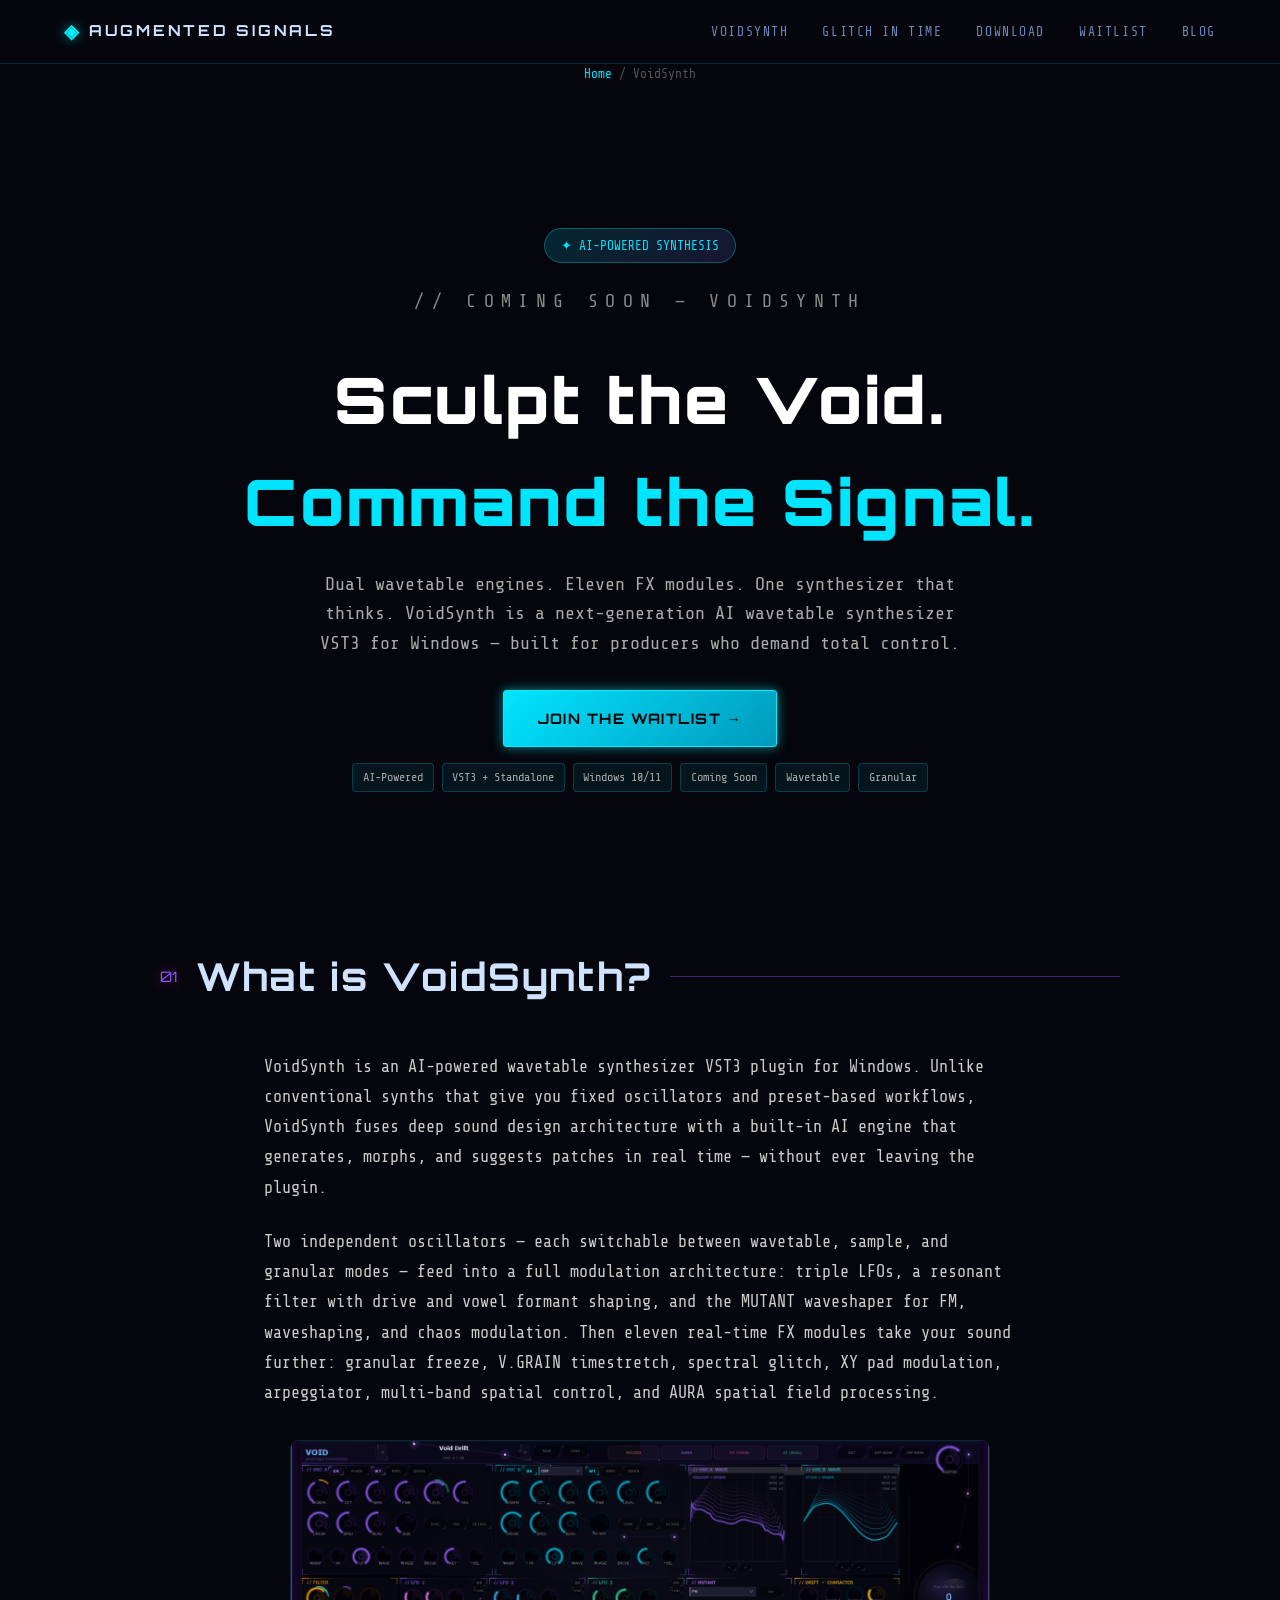
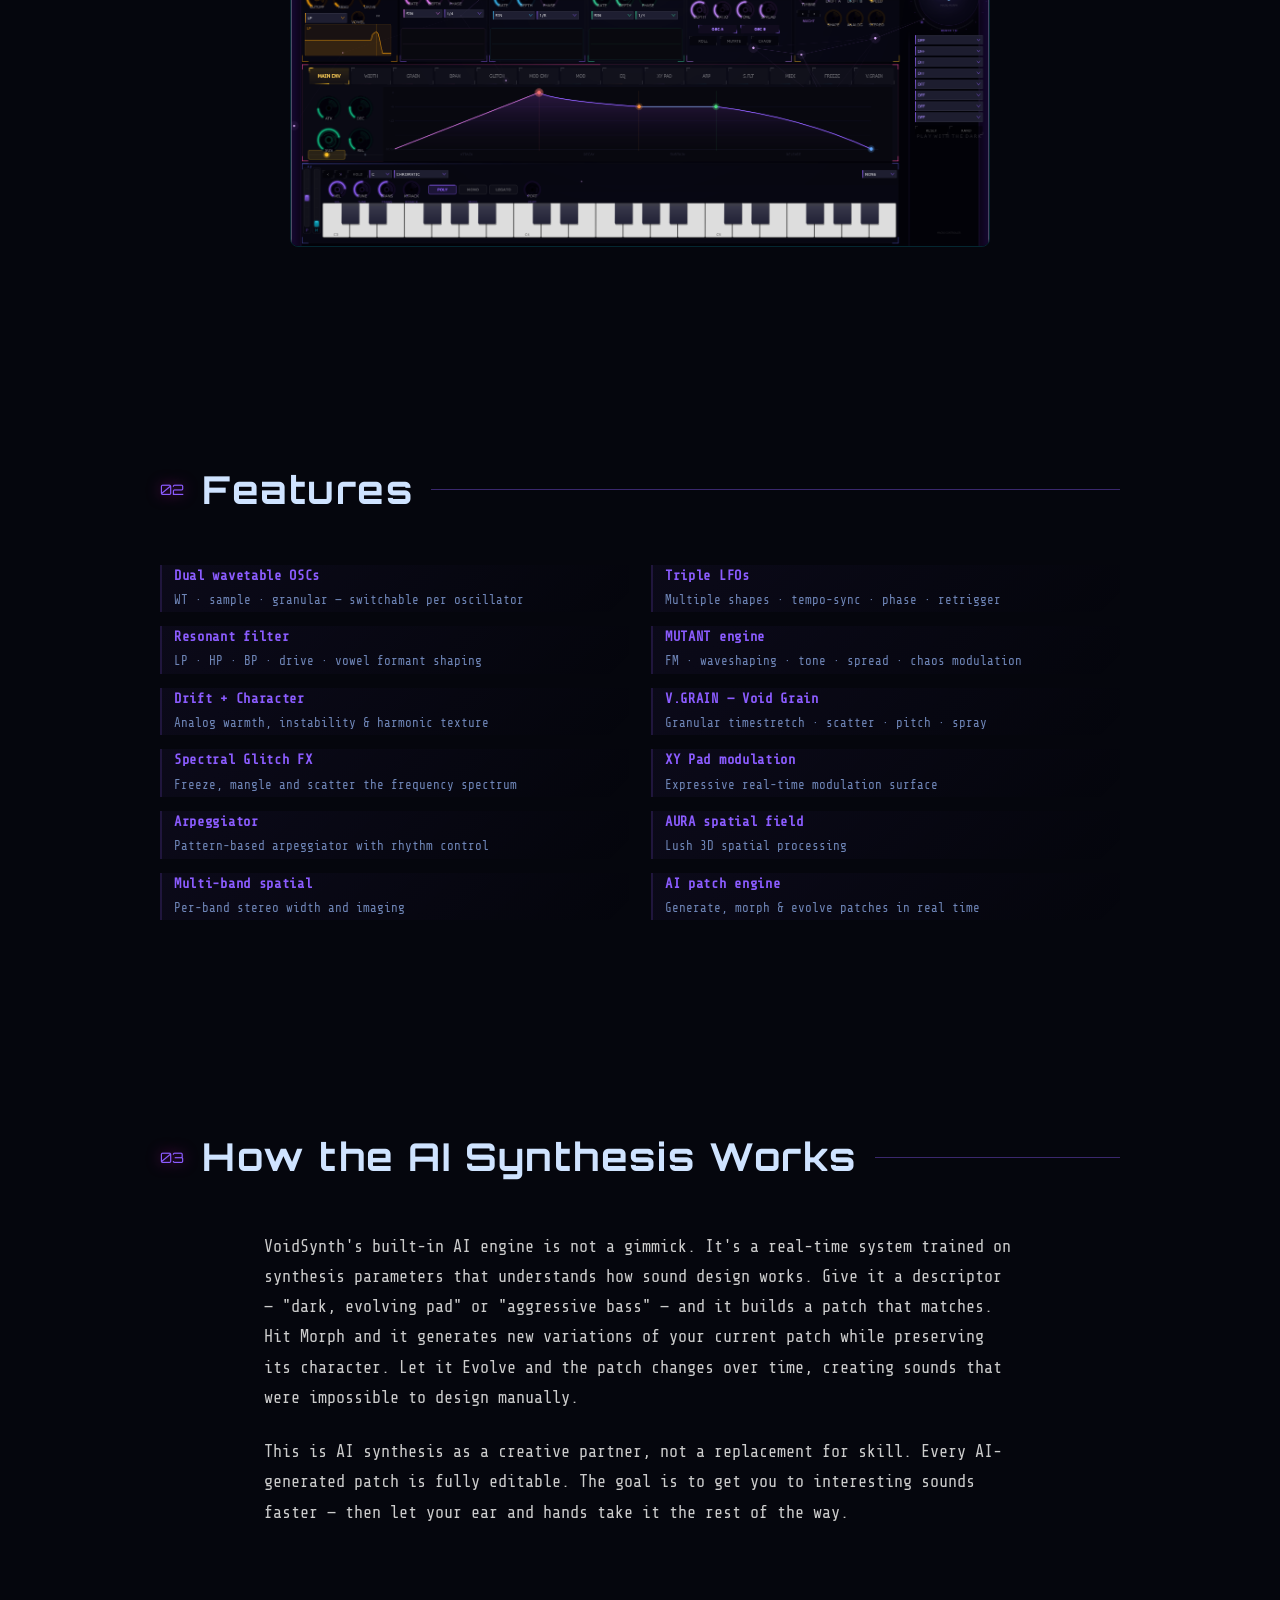
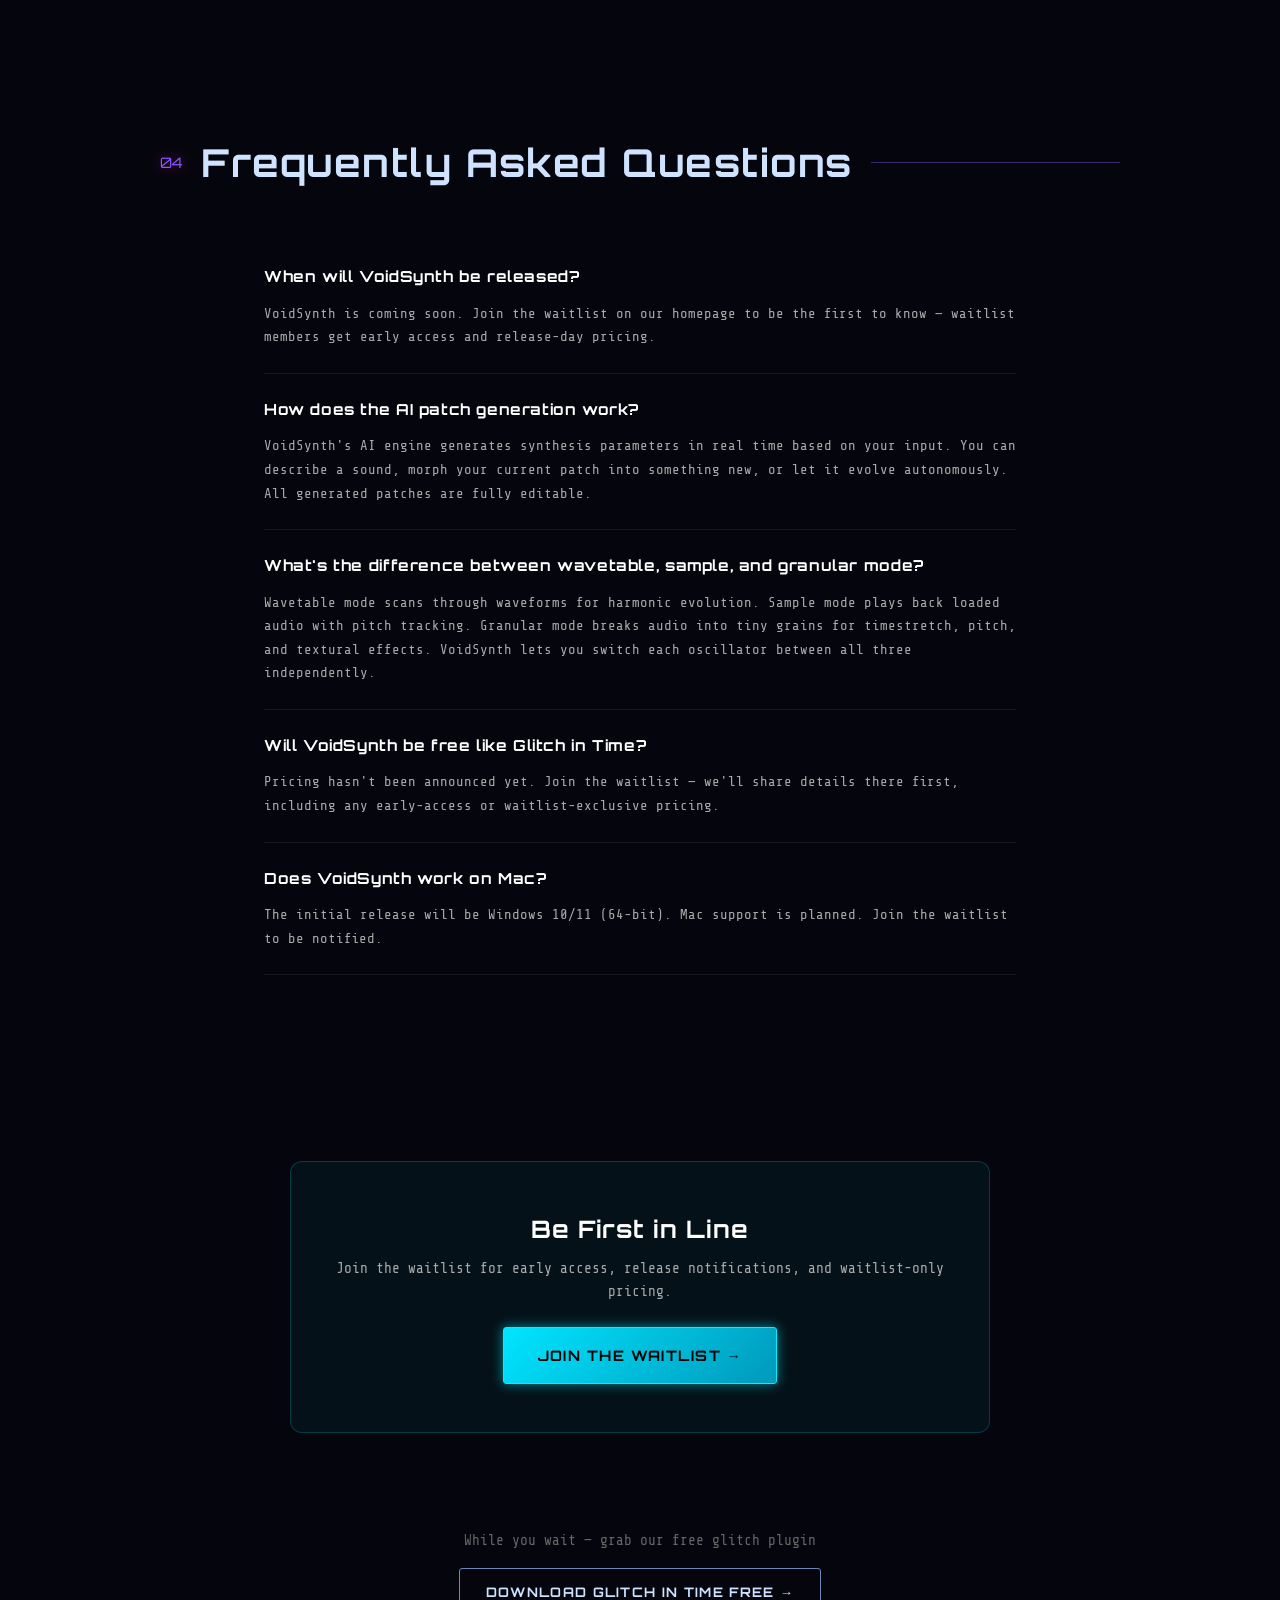
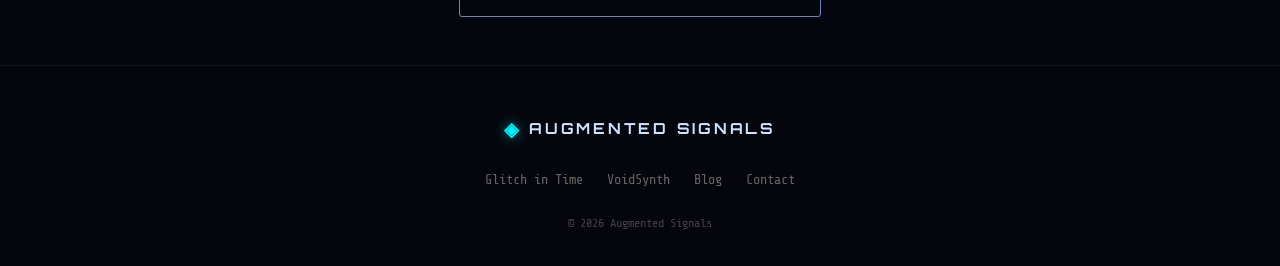
<file: voidsynth/index.html>
<!DOCTYPE html>
<html lang="en">
<head>
<meta charset="UTF-8" />
<meta name="viewport" content="width=device-width, initial-scale=1.0" />
<link rel="icon" href="/favicon.ico" sizes="48x48" />
<link rel="icon" href="/favicon.svg" type="image/svg+xml" />
<link rel="apple-touch-icon" href="/apple-touch-icon.png" />
<link rel="manifest" href="/site.webmanifest" />
<meta name="theme-color" content="#05060d" />
<title>VoidSynth — AI Wavetable Synthesizer VST3 | Augmented Signals</title>
<meta name="description" content="VoidSynth is a next-generation AI-powered wavetable synthesizer VST3. Dual oscillators, 11 FX modules, real-time AI patch generation. Coming soon for Windows. Join the waitlist." />
<link rel="canonical" href="https://augmentedsignals.com/voidsynth/" />
<meta property="og:type" content="website" />
<meta property="og:site_name" content="Augmented Signals" />
<meta property="og:url" content="https://augmentedsignals.com/voidsynth/" />
<meta property="og:title" content="VoidSynth — AI-Powered Wavetable Synthesizer VST3" />
<meta property="og:description" content="Dual wavetable oscillators, triple LFOs, 11 FX modules, and real-time AI patch generation. The synthesizer that thinks. Coming soon." />
<meta property="og:image" content="https://augmentedsignals.com/assets/voidsynth.png" />
<meta name="twitter:card" content="summary_large_image" />
<meta name="twitter:title" content="VoidSynth — AI Wavetable Synth VST3" />
<meta name="twitter:description" content="AI-powered wavetable synthesizer. Dual OSCs, 11 FX, granular timestretch, spectral glitch. Coming soon for Windows." />
<meta name="twitter:image" content="https://augmentedsignals.com/assets/voidsynth.png" />
<script type="application/ld+json">
{
  "@context": "https://schema.org",
  "@graph": [
    {
      "@type": "SoftwareApplication",
      "name": "VoidSynth",
      "operatingSystem": "Windows 10, Windows 11",
      "applicationCategory": "MultimediaApplication",
      "description": "AI-powered wavetable synthesizer with dual oscillators, triple LFOs, 11 FX modules, and real-time AI patch generation. VST3 + Standalone for Windows.",
      "url": "https://augmentedsignals.com/voidsynth/",
      "publisher": { "@type": "Organization", "name": "Augmented Signals", "url": "https://augmentedsignals.com" }
    },
    {
      "@type": "FAQPage",
      "mainEntity": [
        {
          "@type": "Question",
          "name": "What is VoidSynth?",
          "acceptedAnswer": { "@type": "Answer", "text": "VoidSynth is an AI-powered wavetable synthesizer VST3 plugin for Windows. It features dual oscillators (wavetable, sample, and granular modes), triple LFOs, a resonant filter, the MUTANT waveshaper, and 11 real-time FX modules including granular freeze, spectral glitch, and XY pad modulation. A built-in AI engine generates and morphs patches in real time." }
        },
        {
          "@type": "Question",
          "name": "When will VoidSynth be released?",
          "acceptedAnswer": { "@type": "Answer", "text": "VoidSynth is coming soon. Join the waitlist at augmentedsignals.com to be the first to know when it launches." }
        },
        {
          "@type": "Question",
          "name": "Will VoidSynth be free?",
          "acceptedAnswer": { "@type": "Answer", "text": "Pricing has not been announced yet. Join the waitlist to be notified of the release and any early-access pricing." }
        },
        {
          "@type": "Question",
          "name": "How does the AI synthesis in VoidSynth work?",
          "acceptedAnswer": { "@type": "Answer", "text": "VoidSynth's built-in AI engine analyzes your current patch and suggests morphed variations, generates entirely new patches based on audio descriptors, and evolves sounds in real time — all without leaving the plugin interface." }
        }
      ]
    }
  ]
}
</script>
<link rel="preconnect" href="https://fonts.googleapis.com" />
<link rel="preconnect" href="https://fonts.gstatic.com" crossorigin />
<link href="https://fonts.googleapis.com/css2?family=Orbitron:wght@500;700;900&family=Share+Tech+Mono&display=swap" rel="stylesheet" />
<link rel="stylesheet" href="/css/style.css" />
<style>
.page-hero{padding:7rem 1.5rem 4rem;text-align:center;max-width:900px;margin:0 auto}
.page-hero h1{font-family:'Orbitron',sans-serif;font-size:clamp(2.2rem,6vw,4rem);font-weight:900;margin-bottom:1rem;color:#fff}
.page-hero p{font-size:1.15rem;color:#aaa;max-width:640px;margin:0 auto 2rem}
.breadcrumb{font-family:'Share Tech Mono',monospace;font-size:.8rem;color:#555;margin-bottom:2rem;text-align:center}
.breadcrumb a{color:#00e5ff;text-decoration:none}
.vs-accent{color:#00e5ff}
.vs-eyebrow{color:#00e5ff}
.faq-section{max-width:800px;margin:3rem auto;padding:0 1.5rem}
.faq-item{border-bottom:1px solid rgba(255,255,255,.08);padding:1.5rem 0}
.faq-item h3{font-family:'Orbitron',sans-serif;font-size:.95rem;color:#fff;margin-bottom:.75rem}
.faq-item p{font-family:'Share Tech Mono',monospace;font-size:.87rem;color:#aaa;line-height:1.7;margin:0}
.waitlist-hero{text-align:center;padding:3rem 1.5rem;background:rgba(0,229,255,.05);border:1px solid rgba(0,229,255,.2);border-radius:12px;max-width:700px;margin:3rem auto}
.waitlist-hero h2{font-family:'Orbitron',sans-serif;color:#fff;margin-bottom:.5rem}
.waitlist-hero p{color:#aaa;margin-bottom:1.5rem;font-family:'Share Tech Mono',monospace;font-size:.9rem}
.btn-vs{background:linear-gradient(135deg,#00e5ff,#0099bb);color:#000;font-weight:700}
.tag-list{display:flex;gap:.5rem;flex-wrap:wrap;justify-content:center;margin-top:1rem}
.tag-list span{font-family:'Share Tech Mono',monospace;font-size:.75rem;background:rgba(0,229,255,.07);border:1px solid rgba(0,229,255,.2);border-radius:4px;padding:.25rem .6rem;color:#aaa}
.ai-badge{display:inline-block;background:linear-gradient(135deg,rgba(0,229,255,.15),rgba(124,111,255,.15));border:1px solid rgba(0,229,255,.3);border-radius:20px;padding:.4rem 1rem;font-family:'Share Tech Mono',monospace;font-size:.8rem;color:#00e5ff;margin-bottom:1.5rem}
</style>
</head>
<body>
<canvas id="bg-canvas" aria-hidden="true"></canvas>
<div class="scanlines" aria-hidden="true"></div>

<header class="nav">
  <a href="/" class="brand"><span class="brand-mark">◈</span><span class="brand-name">AUGMENTED&nbsp;SIGNALS</span></a>
  <nav class="nav-links">
    <a href="/voidsynth/">VoidSynth</a>
    <a href="/glitch-in-time/">Glitch in Time</a>
    <a href="/#download">Download</a>
    <a href="/#waitlist">Waitlist</a>
    <a href="/blog/">Blog</a>
  </nav>
</header>

<main>
  <div class="breadcrumb">
    <a href="/">Home</a> / VoidSynth
  </div>

  <div class="page-hero">
    <div class="ai-badge">✦ AI-POWERED SYNTHESIS</div>
    <p class="eyebrow vs-eyebrow">// COMING SOON — VOIDSYNTH</p>
    <h1>Sculpt the Void.<br/><span class="vs-accent">Command the Signal.</span></h1>
    <p>Dual wavetable engines. Eleven FX modules. One synthesizer that thinks. VoidSynth is a next-generation AI wavetable synthesizer VST3 for Windows — built for producers who demand total control.</p>
    <a href="/#waitlist" class="btn btn-primary btn-lg btn-vs">Join the Waitlist →</a>
    <div class="tag-list">
      <span>AI-Powered</span><span>VST3 + Standalone</span><span>Windows 10/11</span><span>Coming Soon</span><span>Wavetable</span><span>Granular</span>
    </div>
  </div>

  <section class="section">
    <div class="section-head"><span class="sec-index vs-sec-index">01</span><h2>What is VoidSynth?</h2><div class="sec-line vs-sec-line"></div></div>
    <div style="max-width:800px;margin:0 auto;padding:0 1.5rem">
      <p style="color:#ccc;font-size:1.05rem;line-height:1.8;margin-bottom:1.5rem">
        VoidSynth is an AI-powered wavetable synthesizer VST3 plugin for Windows. Unlike conventional synths that give you fixed oscillators and preset-based workflows, VoidSynth fuses deep sound design architecture with a built-in AI engine that generates, morphs, and suggests patches in real time — without ever leaving the plugin.
      </p>
      <p style="color:#ccc;font-size:1.05rem;line-height:1.8;margin-bottom:1.5rem">
        Two independent oscillators — each switchable between wavetable, sample, and granular modes — feed into a full modulation architecture: triple LFOs, a resonant filter with drive and vowel formant shaping, and the MUTANT waveshaper for FM, waveshaping, and chaos modulation. Then eleven real-time FX modules take your sound further: granular freeze, V.GRAIN timestretch, spectral glitch, XY pad modulation, arpeggiator, multi-band spatial control, and AURA spatial field processing.
      </p>
      <img src="/assets/voidsynth.png" alt="VoidSynth AI wavetable synthesizer interface showing dual oscillators, LFOs, FX chain and AI patch generator" style="width:100%;max-width:700px;display:block;margin:2rem auto;border-radius:8px;border:1px solid rgba(0,229,255,.15)" />
    </div>
  </section>

  <section class="section">
    <div class="section-head"><span class="sec-index vs-sec-index">02</span><h2>Features</h2><div class="sec-line vs-sec-line"></div></div>
    <ul class="feature-grid vs-feature-grid">
      <li><b>Dual wavetable OSCs</b><span>WT · sample · granular — switchable per oscillator</span></li>
      <li><b>Triple LFOs</b><span>Multiple shapes · tempo-sync · phase · retrigger</span></li>
      <li><b>Resonant filter</b><span>LP · HP · BP · drive · vowel formant shaping</span></li>
      <li><b>MUTANT engine</b><span>FM · waveshaping · tone · spread · chaos modulation</span></li>
      <li><b>Drift + Character</b><span>Analog warmth, instability &amp; harmonic texture</span></li>
      <li><b>V.GRAIN — Void Grain</b><span>Granular timestretch · scatter · pitch · spray</span></li>
      <li><b>Spectral Glitch FX</b><span>Freeze, mangle and scatter the frequency spectrum</span></li>
      <li><b>XY Pad modulation</b><span>Expressive real-time modulation surface</span></li>
      <li><b>Arpeggiator</b><span>Pattern-based arpeggiator with rhythm control</span></li>
      <li><b>AURA spatial field</b><span>Lush 3D spatial processing</span></li>
      <li><b>Multi-band spatial</b><span>Per-band stereo width and imaging</span></li>
      <li><b>AI patch engine</b><span>Generate, morph &amp; evolve patches in real time</span></li>
    </ul>
  </section>

  <section class="section">
    <div class="section-head"><span class="sec-index vs-sec-index">03</span><h2>How the AI Synthesis Works</h2><div class="sec-line vs-sec-line"></div></div>
    <div style="max-width:800px;margin:0 auto;padding:0 1.5rem">
      <p style="color:#ccc;font-size:1.05rem;line-height:1.8;margin-bottom:1.5rem">
        VoidSynth's built-in AI engine is not a gimmick. It's a real-time system trained on synthesis parameters that understands how sound design works. Give it a descriptor — "dark, evolving pad" or "aggressive bass" — and it builds a patch that matches. Hit Morph and it generates new variations of your current patch while preserving its character. Let it Evolve and the patch changes over time, creating sounds that were impossible to design manually.
      </p>
      <p style="color:#ccc;font-size:1.05rem;line-height:1.8;margin-bottom:1.5rem">
        This is AI synthesis as a creative partner, not a replacement for skill. Every AI-generated patch is fully editable. The goal is to get you to interesting sounds faster — then let your ear and hands take it the rest of the way.
      </p>
    </div>
  </section>

  <section class="section">
    <div class="section-head"><span class="sec-index vs-sec-index">04</span><h2>Frequently Asked Questions</h2><div class="sec-line vs-sec-line"></div></div>
    <div class="faq-section">
      <div class="faq-item">
        <h3>When will VoidSynth be released?</h3>
        <p>VoidSynth is coming soon. Join the waitlist on our homepage to be the first to know — waitlist members get early access and release-day pricing.</p>
      </div>
      <div class="faq-item">
        <h3>How does the AI patch generation work?</h3>
        <p>VoidSynth's AI engine generates synthesis parameters in real time based on your input. You can describe a sound, morph your current patch into something new, or let it evolve autonomously. All generated patches are fully editable.</p>
      </div>
      <div class="faq-item">
        <h3>What's the difference between wavetable, sample, and granular mode?</h3>
        <p>Wavetable mode scans through waveforms for harmonic evolution. Sample mode plays back loaded audio with pitch tracking. Granular mode breaks audio into tiny grains for timestretch, pitch, and textural effects. VoidSynth lets you switch each oscillator between all three independently.</p>
      </div>
      <div class="faq-item">
        <h3>Will VoidSynth be free like Glitch in Time?</h3>
        <p>Pricing hasn't been announced yet. Join the waitlist — we'll share details there first, including any early-access or waitlist-exclusive pricing.</p>
      </div>
      <div class="faq-item">
        <h3>Does VoidSynth work on Mac?</h3>
        <p>The initial release will be Windows 10/11 (64-bit). Mac support is planned. Join the waitlist to be notified.</p>
      </div>
    </div>
  </section>

  <div class="waitlist-hero">
    <h2>Be First in Line</h2>
    <p>Join the waitlist for early access, release notifications, and waitlist-only pricing.</p>
    <a href="/#waitlist" class="btn btn-primary btn-lg btn-vs">Join the Waitlist →</a>
  </div>

  <section class="section" style="text-align:center;padding:3rem 1.5rem">
    <p style="color:#666;font-family:'Share Tech Mono',monospace;font-size:.9rem;margin-bottom:1rem">While you wait — grab our free glitch plugin</p>
    <a href="/glitch-in-time/" class="btn btn-ghost">Download Glitch in Time Free →</a>
  </section>
</main>

<footer style="text-align:center;padding:3rem 1.5rem 2rem;border-top:1px solid rgba(255,255,255,.06)">
  <a href="/" class="brand" style="justify-content:center;margin-bottom:1.5rem;display:flex"><span class="brand-mark">◈</span><span class="brand-name">AUGMENTED&nbsp;SIGNALS</span></a>
  <nav style="display:flex;gap:1.5rem;justify-content:center;flex-wrap:wrap;margin-bottom:1.5rem">
    <a href="/glitch-in-time/" style="color:#666;font-family:'Share Tech Mono',monospace;font-size:.85rem;text-decoration:none">Glitch in Time</a>
    <a href="/voidsynth/" style="color:#666;font-family:'Share Tech Mono',monospace;font-size:.85rem;text-decoration:none">VoidSynth</a>
    <a href="/blog/" style="color:#666;font-family:'Share Tech Mono',monospace;font-size:.85rem;text-decoration:none">Blog</a>
    <a href="/#contact" style="color:#666;font-family:'Share Tech Mono',monospace;font-size:.85rem;text-decoration:none">Contact</a>
  </nav>
  <p style="color:#444;font-family:'Share Tech Mono',monospace;font-size:.75rem">© 2026 Augmented Signals</p>
</footer>

<script src="/js/main.js"></script>
</body>
</html>
</file>
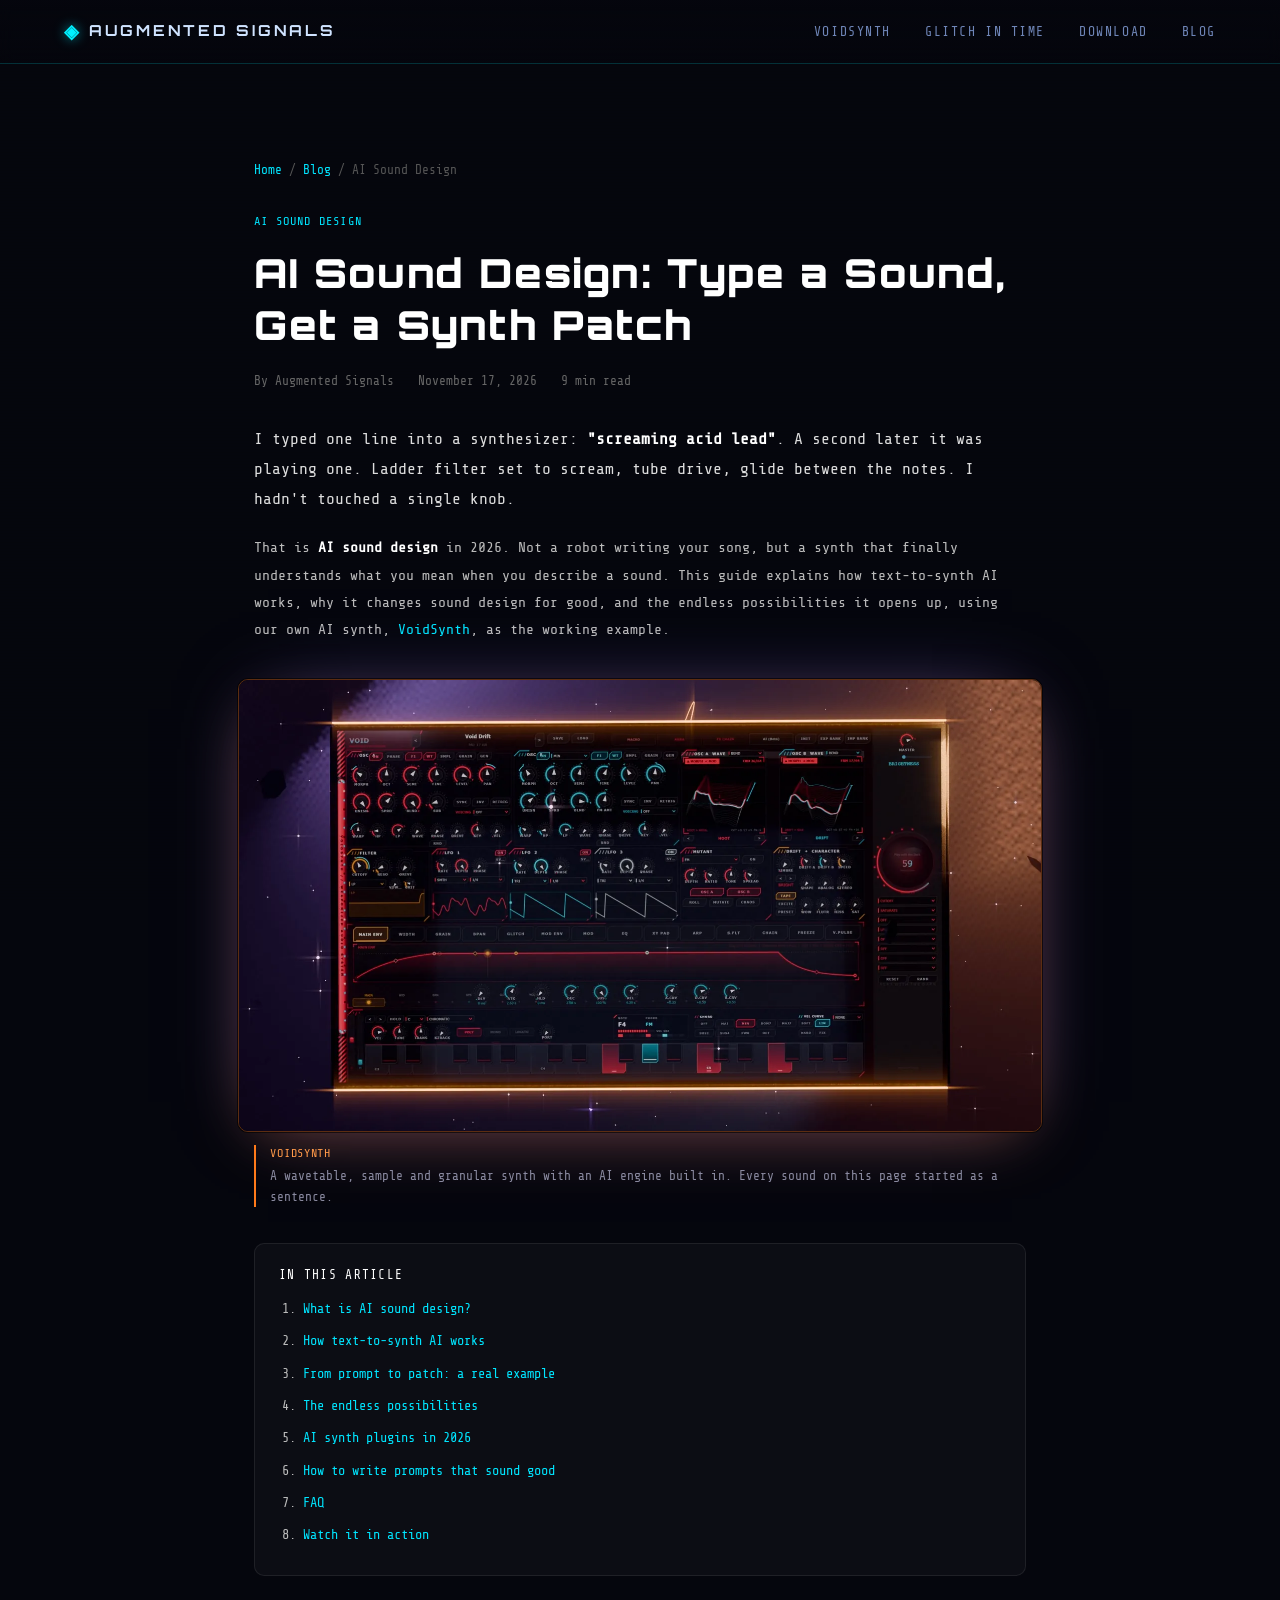
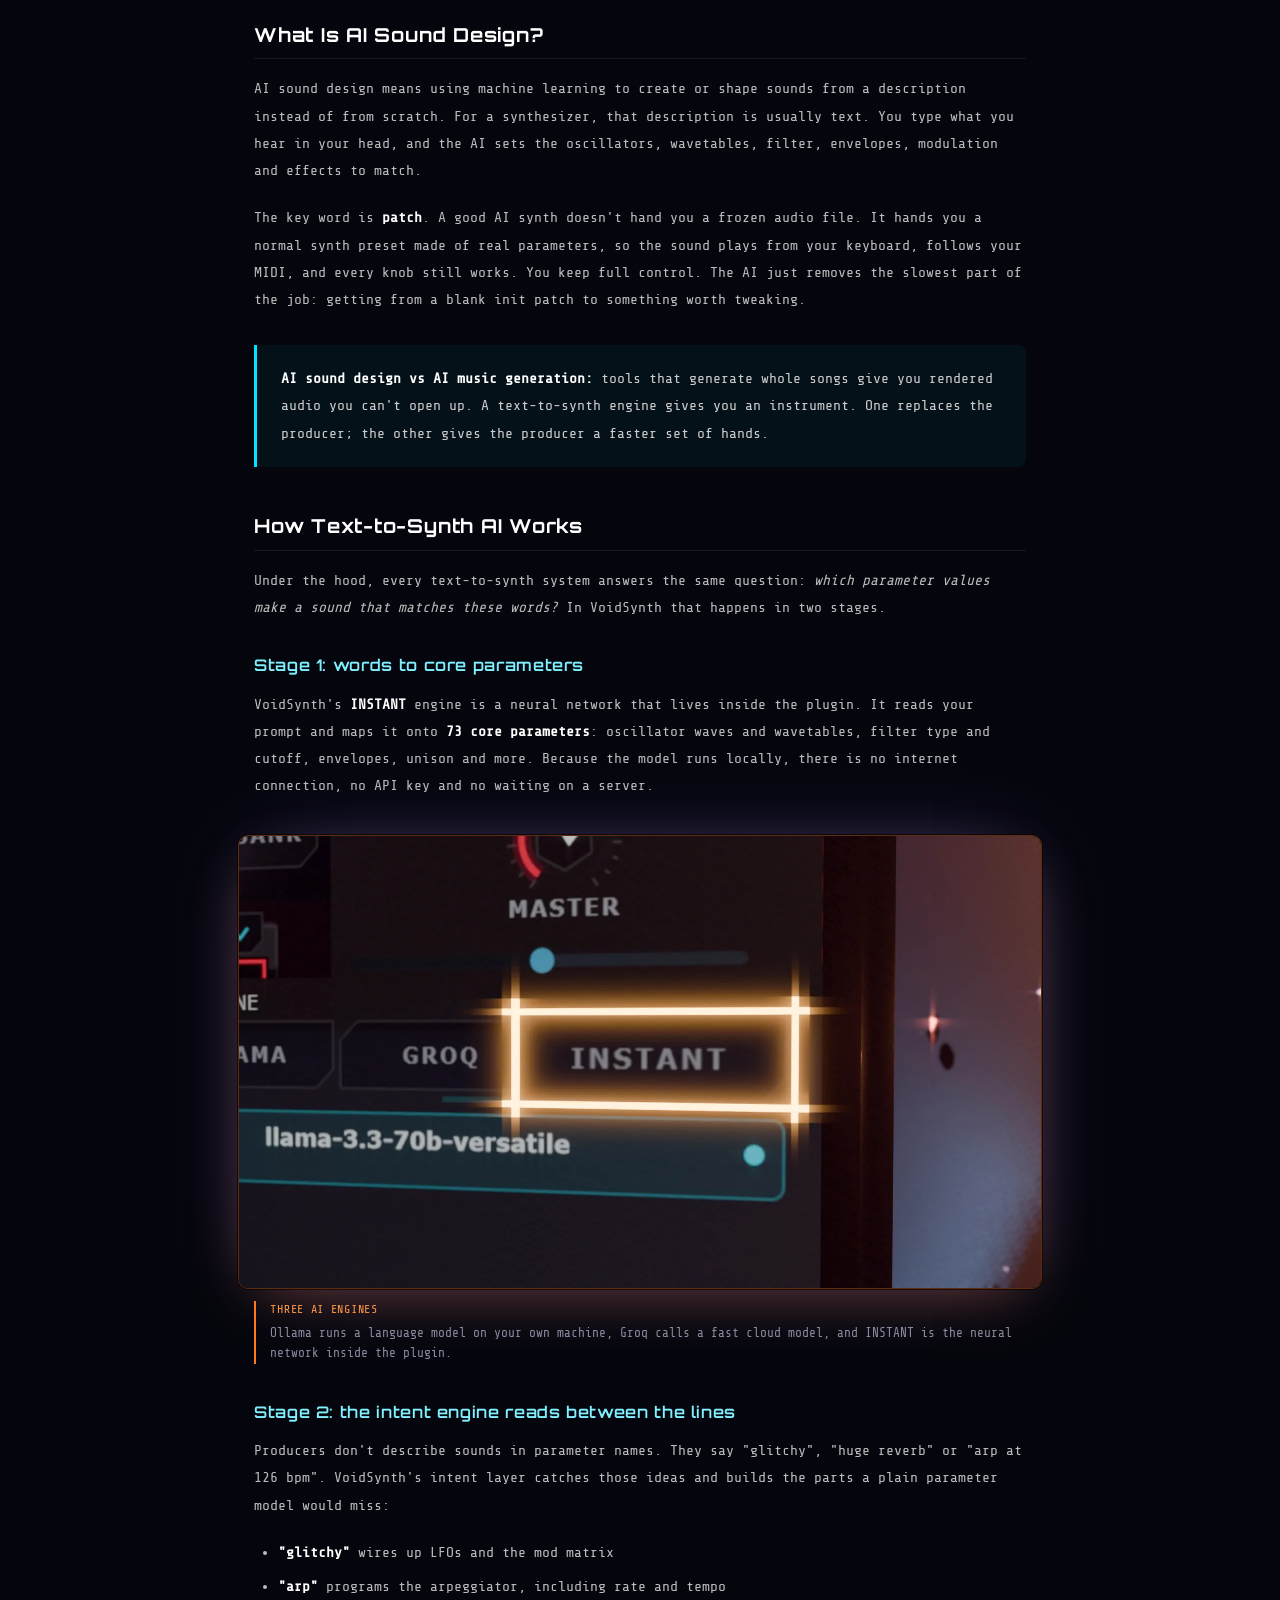
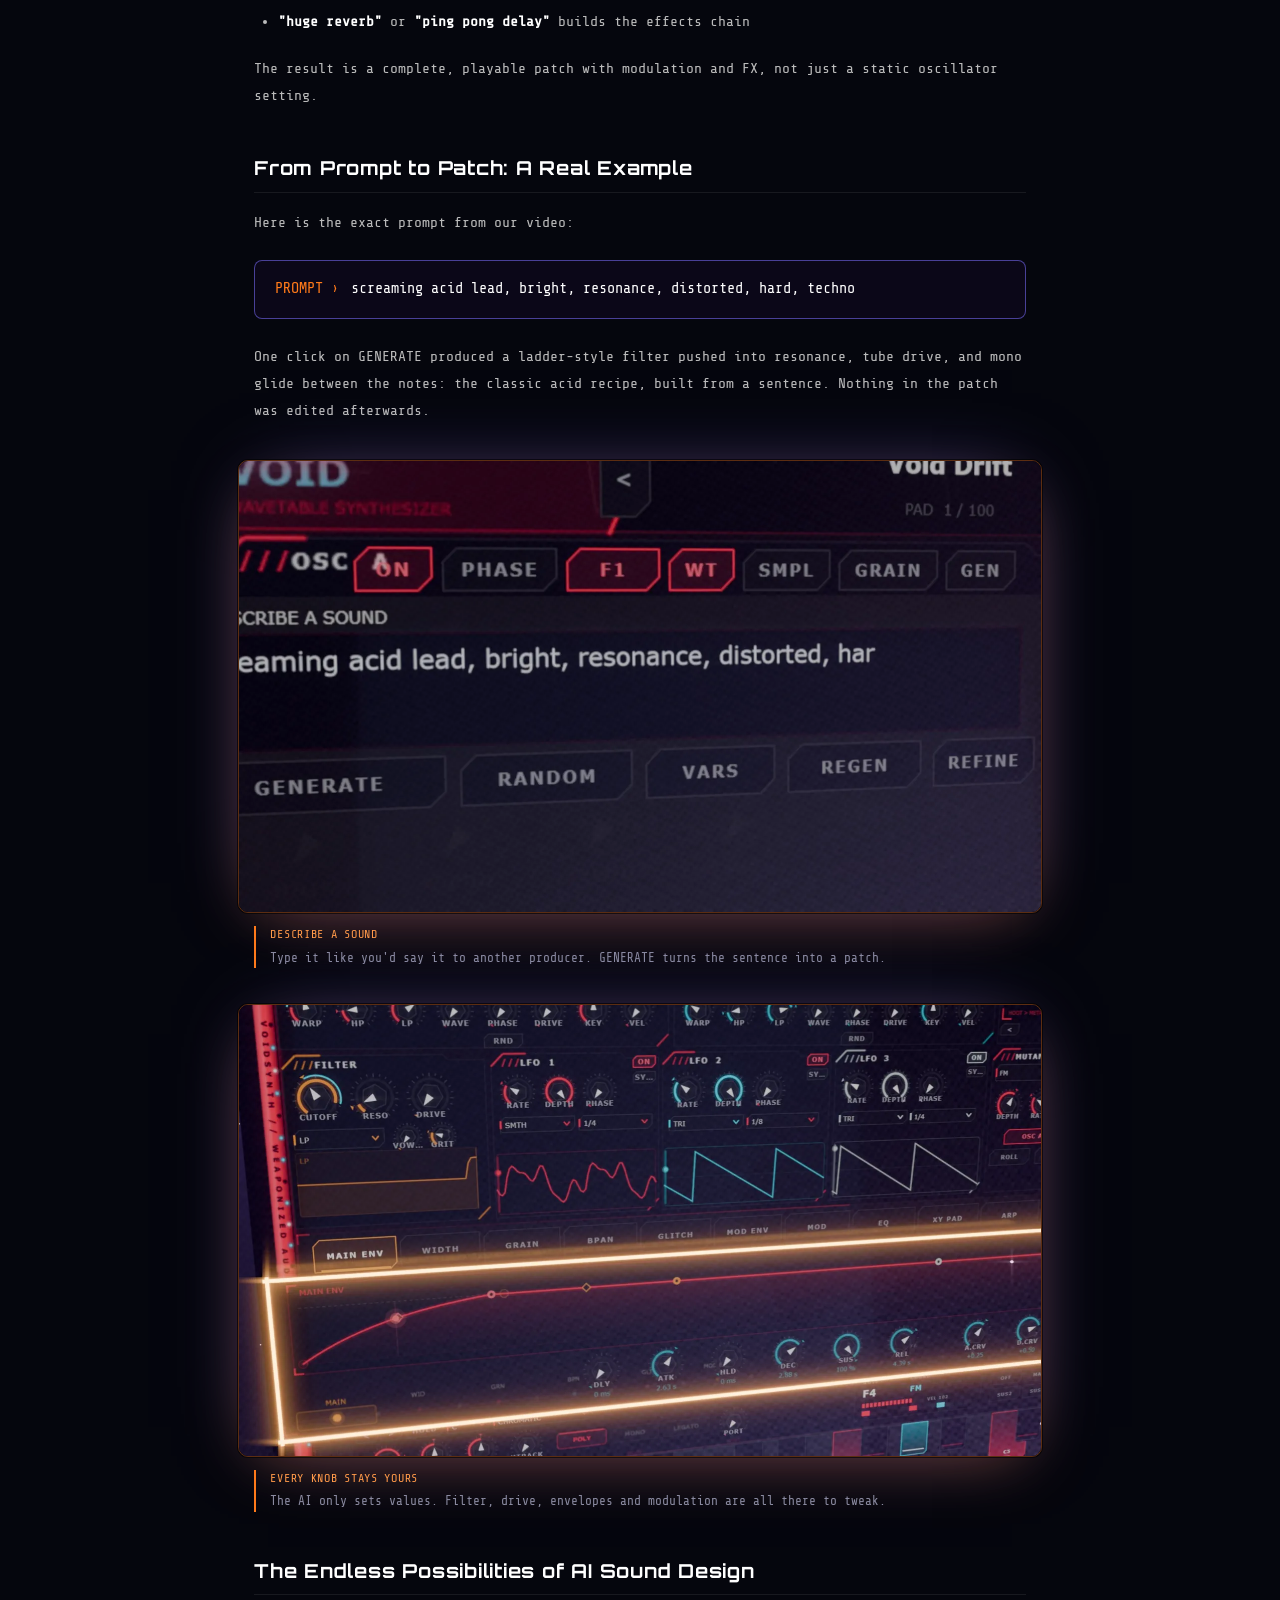
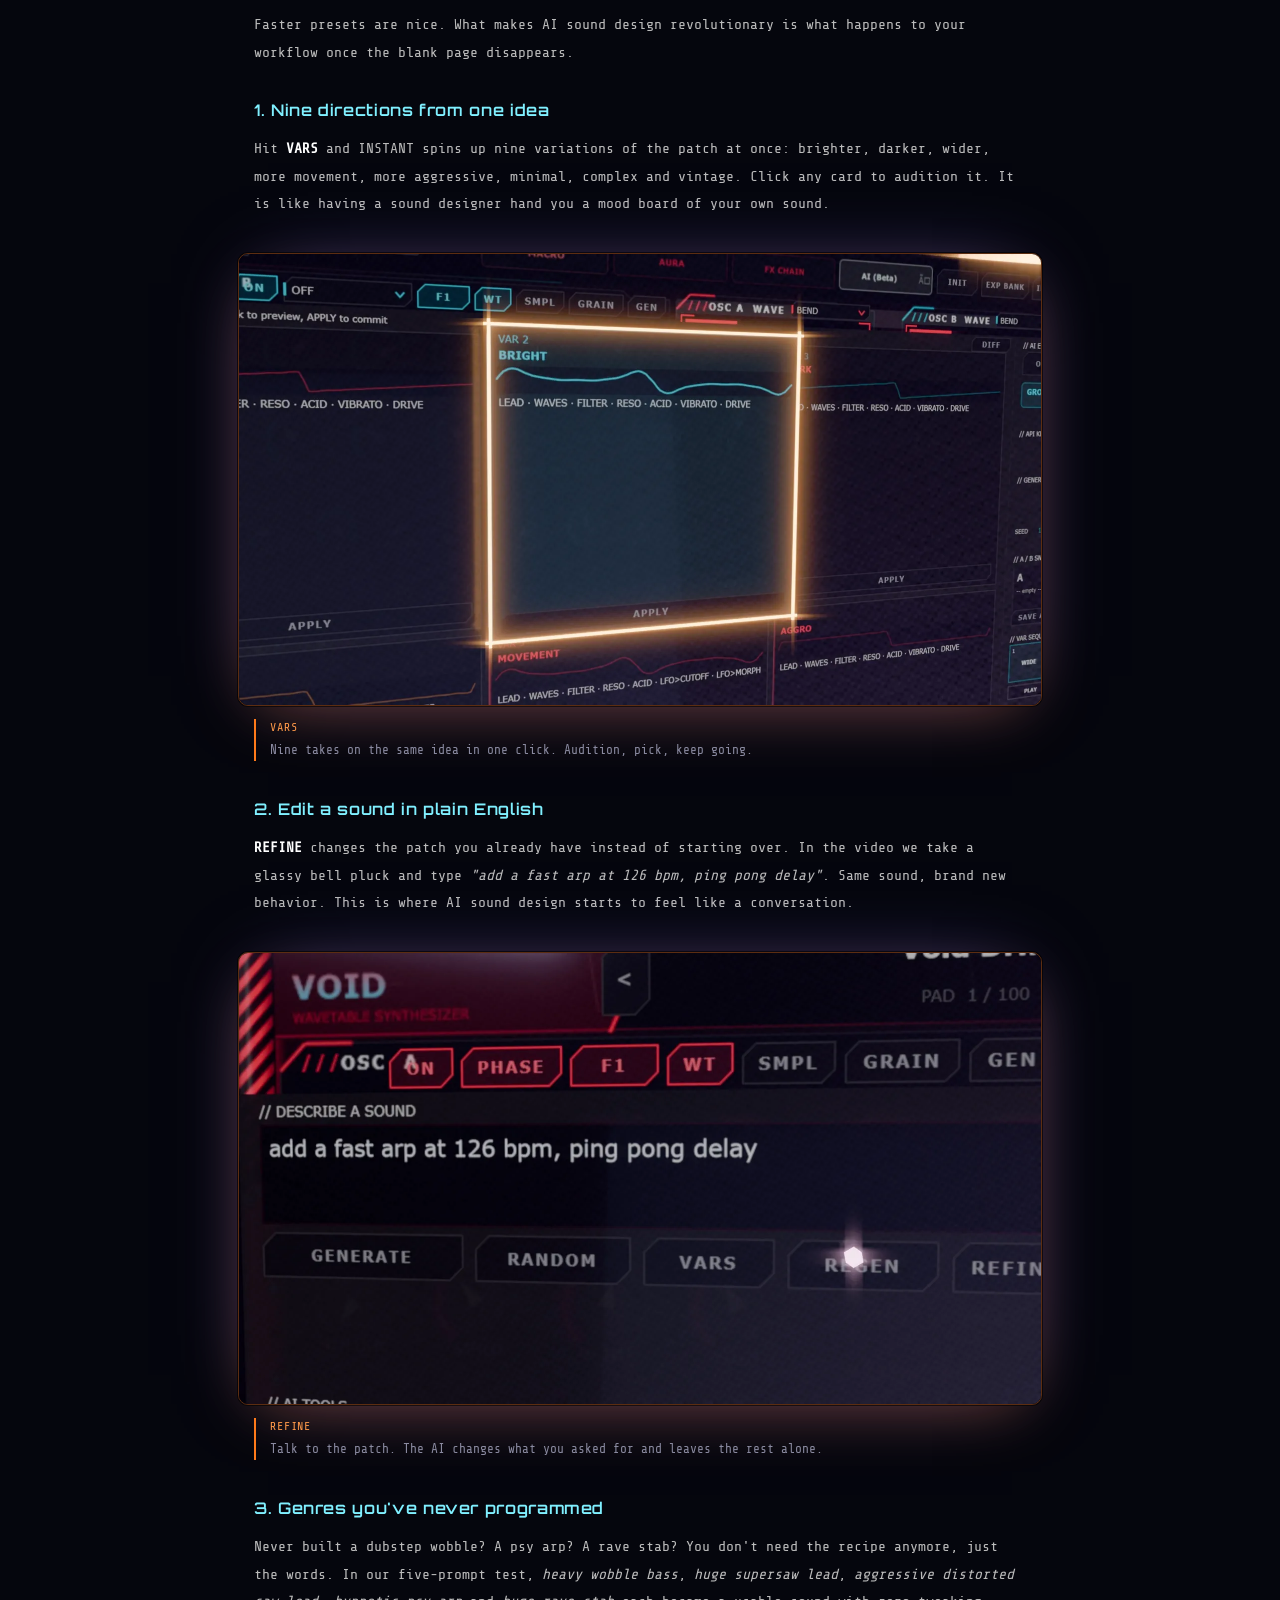
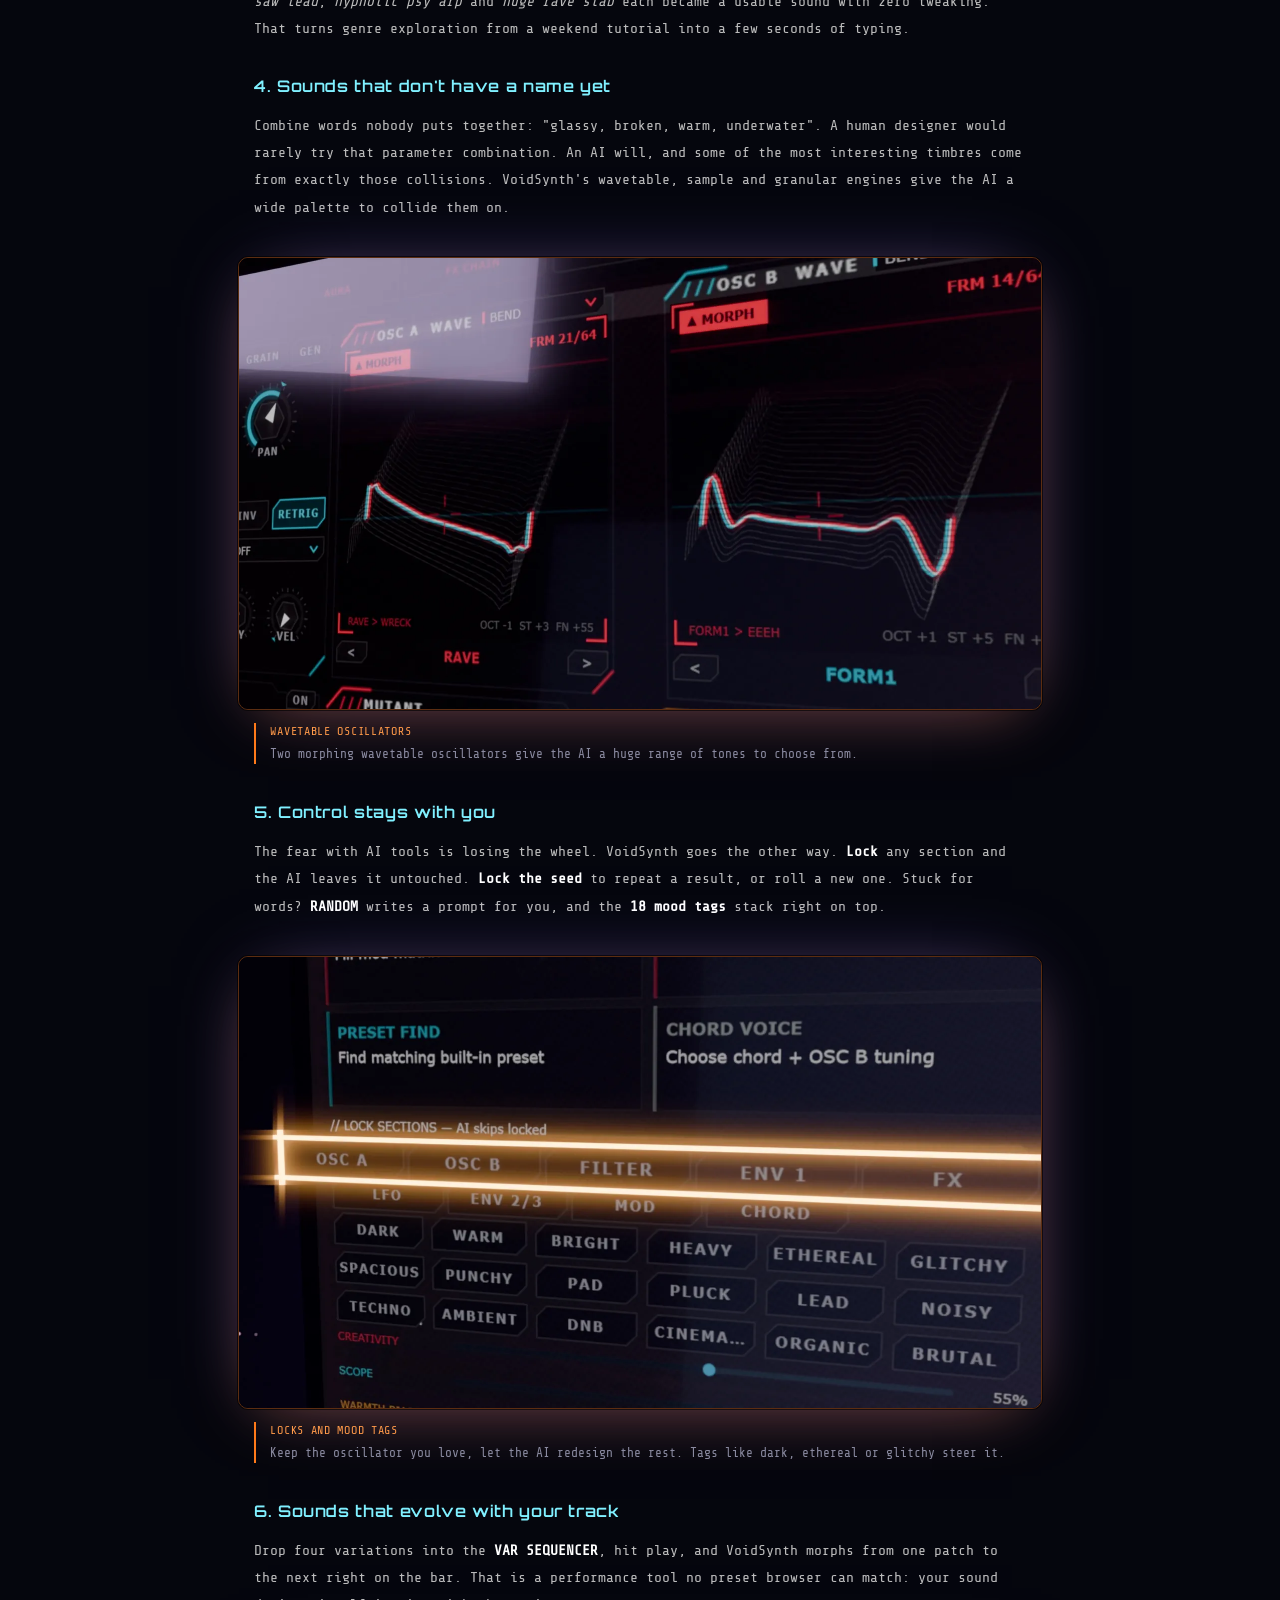
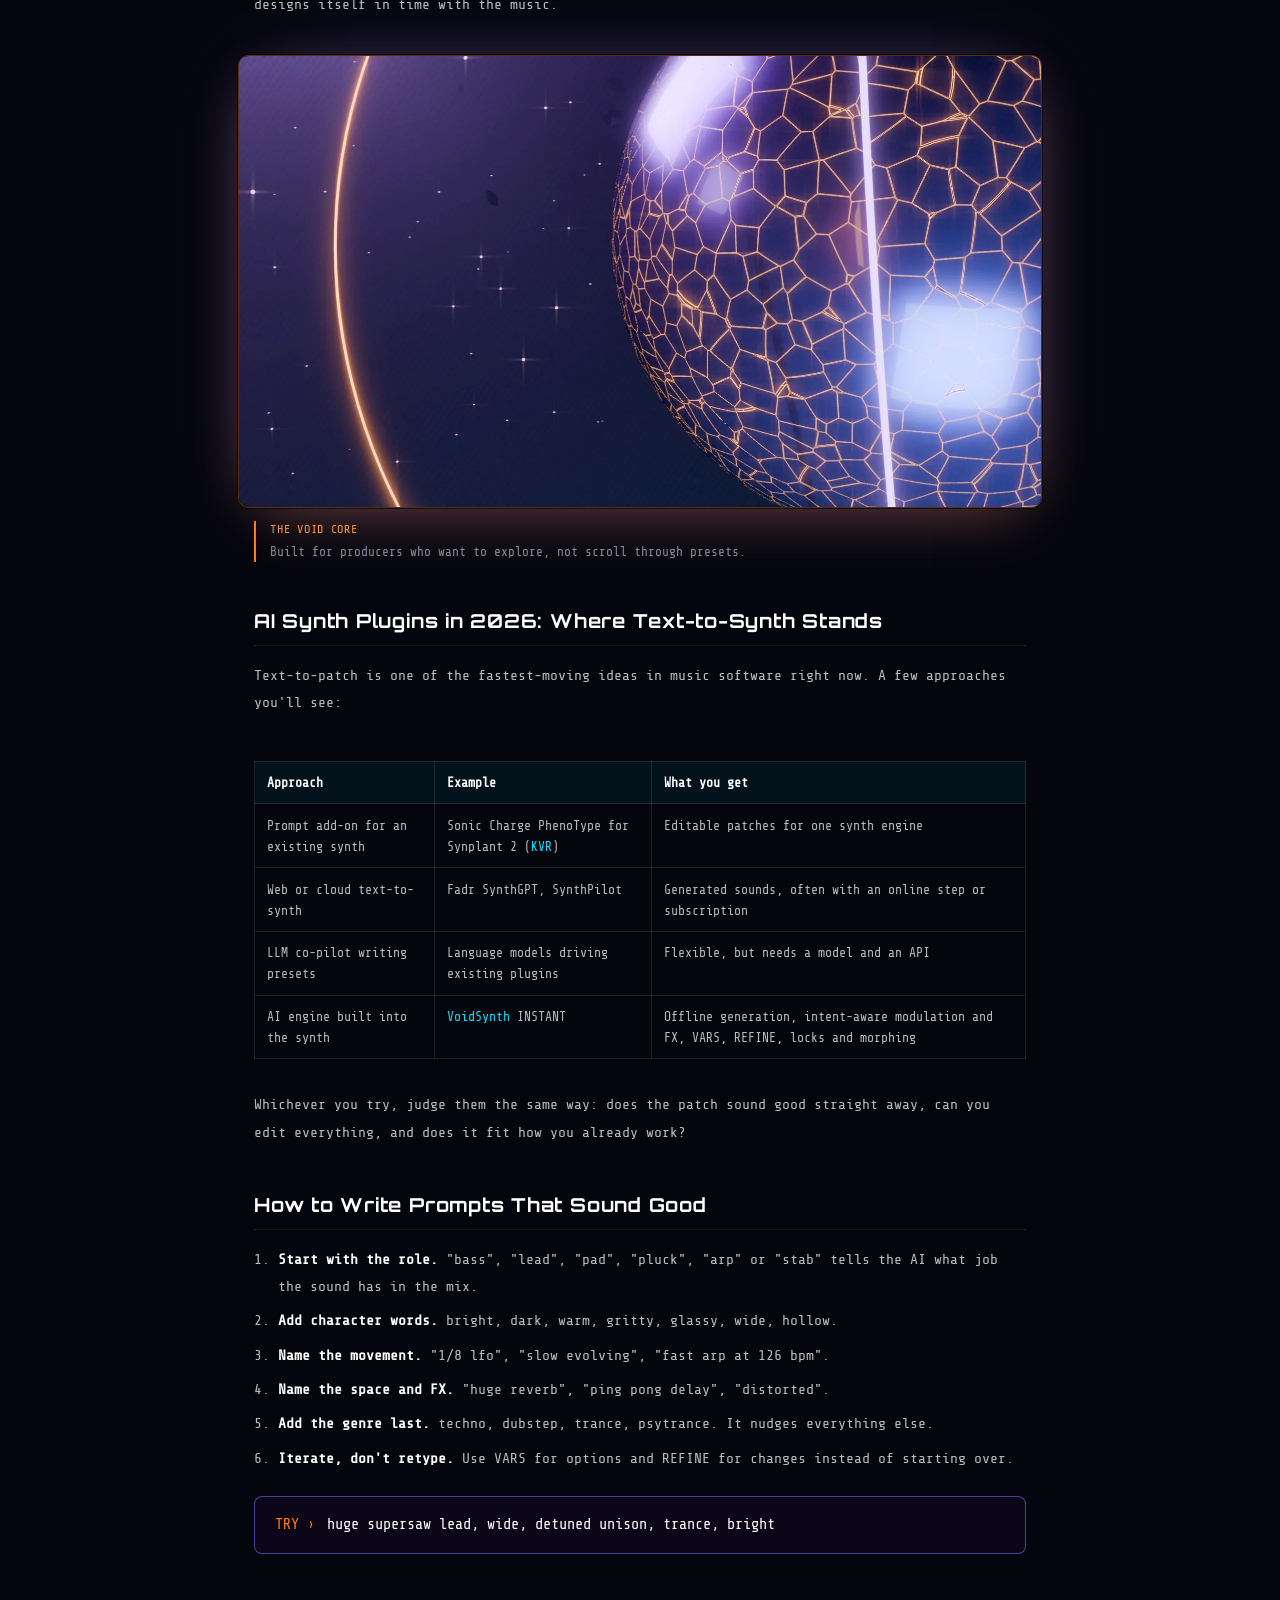
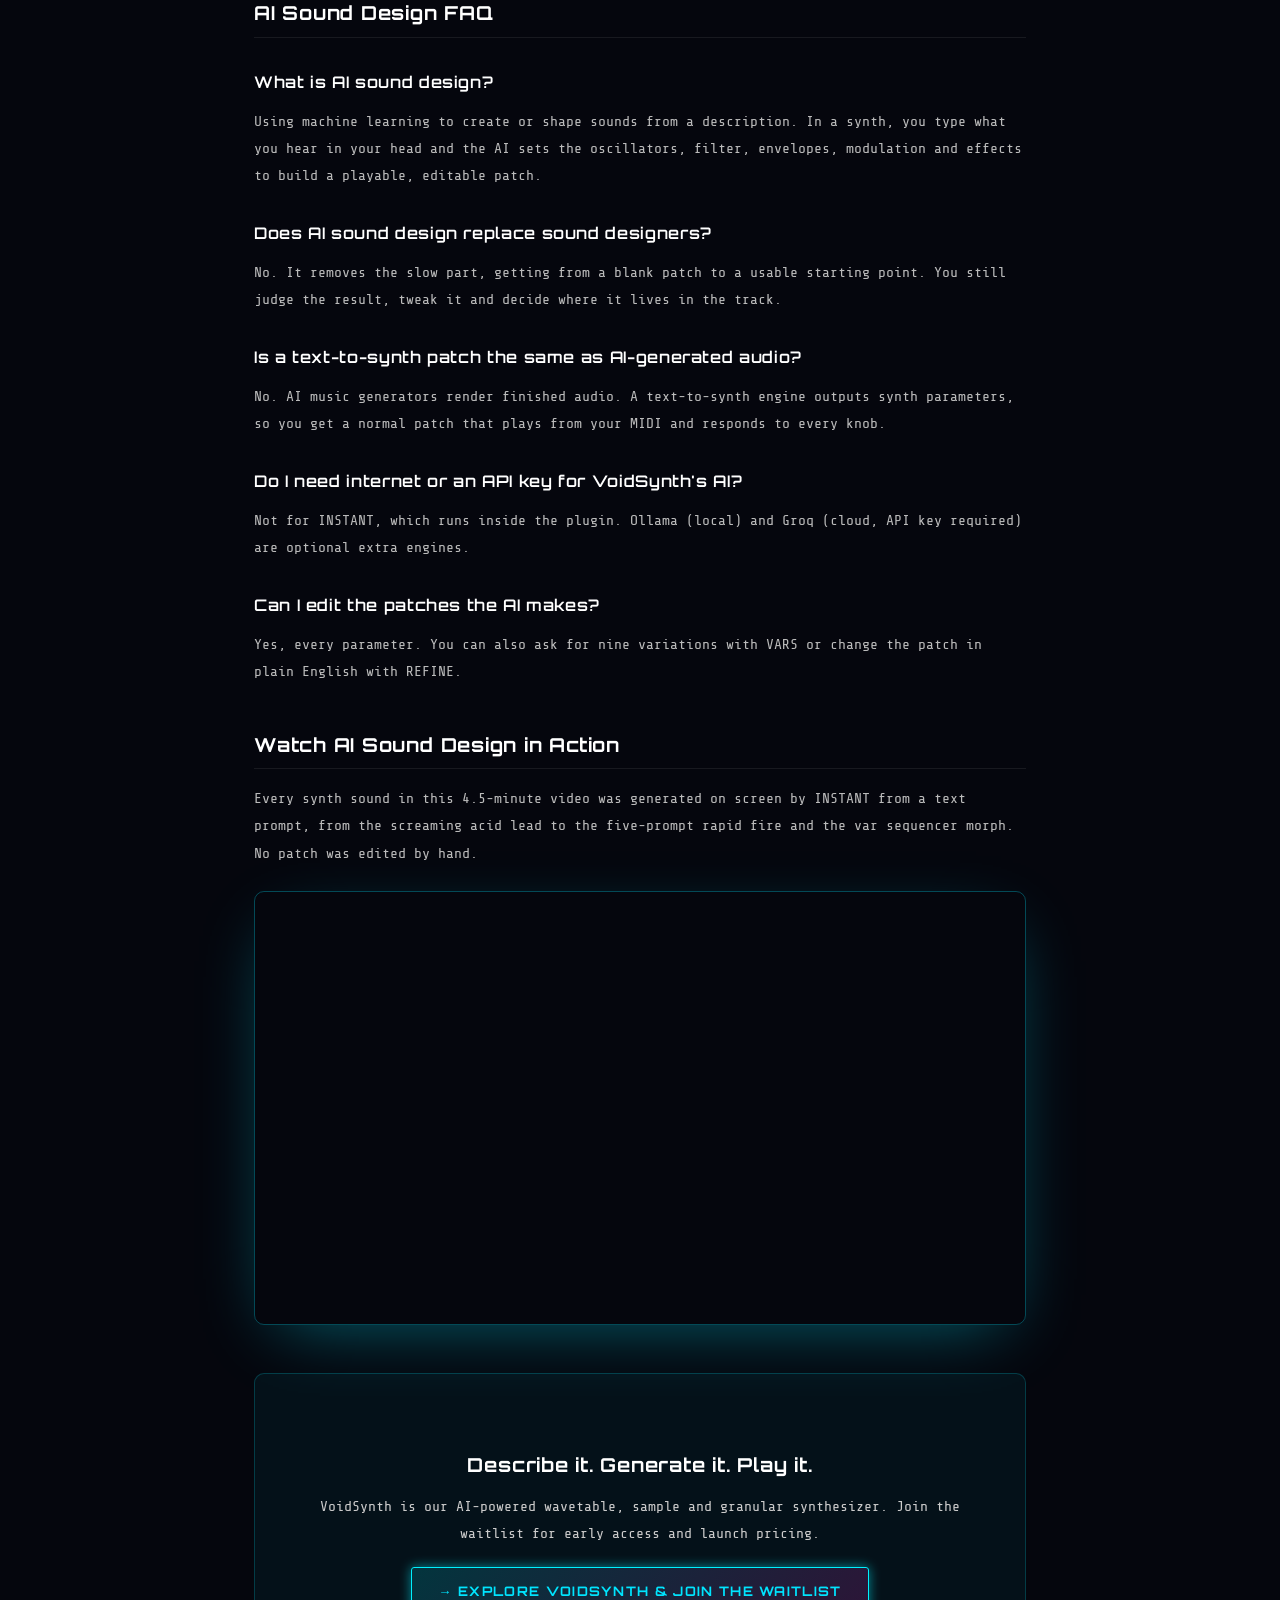
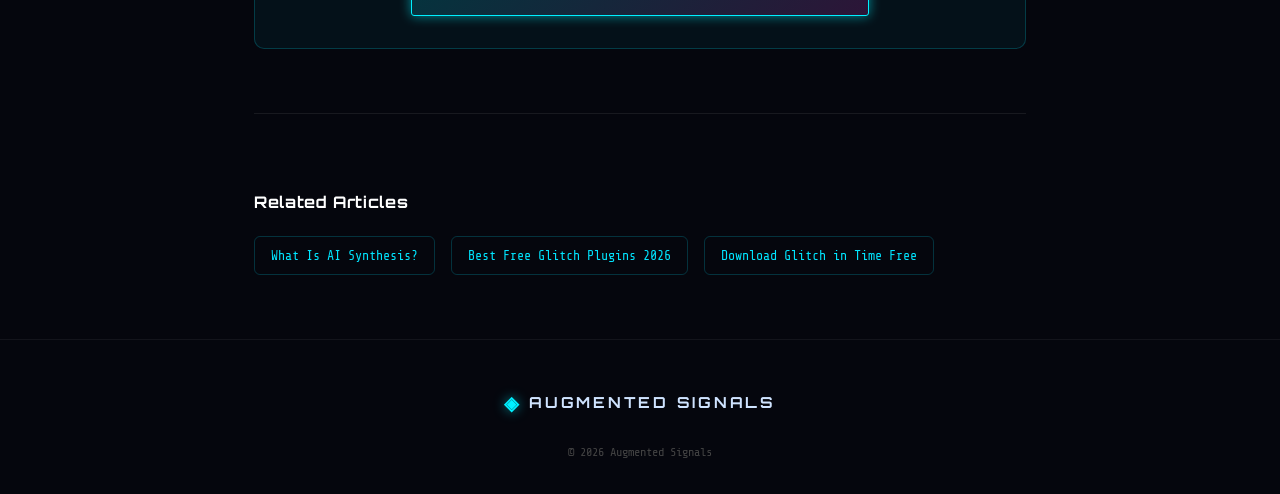
<file: blog/ai-sound-design-text-to-synth/index.html>
<!DOCTYPE html>
<html lang="en">
<head>
<meta charset="UTF-8" />
<meta name="viewport" content="width=device-width, initial-scale=1.0" />
<link rel="icon" href="/favicon.ico" sizes="48x48" />
<link rel="icon" href="/favicon.svg" type="image/svg+xml" />
<link rel="apple-touch-icon" href="/apple-touch-icon.png" />
<link rel="manifest" href="/site.webmanifest" />
<meta name="theme-color" content="#05060d" />
<title>AI Sound Design: Type a Sound, Get a Synth Patch | Augmented Signals</title>
<meta name="description" content="AI sound design explained: how text-to-synth AI turns words like &quot;screaming acid lead&quot; into editable synth patches, and what it opens up for producers." />
<meta name="keywords" content="AI sound design, AI synth, AI synthesizer, text to synth, AI VST plugin, AI synth plugin, AI preset generator, generate synth presets with AI, AI music production tools 2026, VoidSynth" />
<link rel="canonical" href="https://augmentedsignals.com/blog/ai-sound-design-text-to-synth/" />
<meta name="robots" content="index, follow, max-image-preview:large" />
<meta property="og:type" content="article" />
<meta property="og:site_name" content="Augmented Signals" />
<meta property="og:url" content="https://augmentedsignals.com/blog/ai-sound-design-text-to-synth/" />
<meta property="og:title" content="AI Sound Design: Type a Sound, Get a Synth Patch" />
<meta property="og:description" content="I typed &quot;screaming acid lead&quot; and the synth built the whole patch. How AI sound design works, and the endless possibilities it opens for producers." />
<meta property="og:image" content="https://augmentedsignals.com/assets/blog/ai-sound-design/og-ai-sound-design.jpg" />
<meta property="og:image:width" content="1200" />
<meta property="og:image:height" content="630" />
<meta property="article:published_time" content="2026-11-17" />
<meta name="twitter:card" content="summary_large_image" />
<meta name="twitter:title" content="AI Sound Design: Type a Sound, Get a Synth Patch" />
<meta name="twitter:description" content="How text-to-synth AI turns words into fully editable patches, and what it means for music producers in 2026." />
<meta name="twitter:image" content="https://augmentedsignals.com/assets/blog/ai-sound-design/og-ai-sound-design.jpg" />
<script type="application/ld+json">
{
  "@context": "https://schema.org",
  "@graph": [
    {
      "@type": "Article",
      "headline": "AI Sound Design: Type a Sound, Get a Synth Patch (2026 Guide)",
      "description": "How text-to-synth AI turns words into fully editable synth patches, what it means for producers, and how VoidSynth's built-in AI engine does it offline.",
      "image": [
        "https://augmentedsignals.com/assets/blog/ai-sound-design/og-ai-sound-design.jpg",
        "https://augmentedsignals.com/assets/blog/ai-sound-design/voidsynth-ai-synth-hero.webp"
      ],
      "author": { "@type": "Organization", "name": "Augmented Signals", "url": "https://augmentedsignals.com" },
      "publisher": { "@type": "Organization", "name": "Augmented Signals", "url": "https://augmentedsignals.com" },
      "datePublished": "2026-11-17",
      "dateModified": "2026-11-17",
      "mainEntityOfPage": "https://augmentedsignals.com/blog/ai-sound-design-text-to-synth/",
      "keywords": "AI sound design, AI synth, text to synth, AI VST plugin, AI preset generator"
    },
    {
      "@type": "VideoObject",
      "name": "I Typed “Screaming Acid Lead” and My Synth Built It | VoidSynth AI Engine",
      "description": "A 4.5-minute tour of the VoidSynth AI engine: every synth sound in the video was generated from a text prompt by INSTANT, the neural network built into the plugin.",
      "thumbnailUrl": "https://i.ytimg.com/vi/_d1pCqukqTg/maxresdefault.jpg",
      "uploadDate": "2026-11-17T00:45:17-08:00",
      "duration": "PT4M31S",
      "embedUrl": "https://www.youtube-nocookie.com/embed/_d1pCqukqTg",
      "contentUrl": "https://www.youtube.com/watch?v=_d1pCqukqTg"
    },
    {
      "@type": "BreadcrumbList",
      "itemListElement": [
        { "@type": "ListItem", "position": 1, "name": "Home", "item": "https://augmentedsignals.com/" },
        { "@type": "ListItem", "position": 2, "name": "Blog", "item": "https://augmentedsignals.com/blog/" },
        { "@type": "ListItem", "position": 3, "name": "AI Sound Design", "item": "https://augmentedsignals.com/blog/ai-sound-design-text-to-synth/" }
      ]
    },
    {
      "@type": "FAQPage",
      "mainEntity": [
        { "@type": "Question", "name": "What is AI sound design?",
          "acceptedAnswer": { "@type": "Answer", "text": "AI sound design uses machine learning to create or shape sounds from a description. In a synth, you type what you hear in your head, such as \"screaming acid lead\", and the AI sets the oscillators, filter, envelopes, modulation and effects to build a playable, fully editable patch." } },
        { "@type": "Question", "name": "Does AI sound design replace sound designers?",
          "acceptedAnswer": { "@type": "Answer", "text": "No. It removes the slow part, getting from a blank patch to a usable starting point, and leaves the creative decisions to you. You still judge the result, tweak it, lock what you like and decide where it goes in the track." } },
        { "@type": "Question", "name": "Is a text-to-synth patch the same as AI-generated audio?",
          "acceptedAnswer": { "@type": "Answer", "text": "No. AI music generators render finished audio you can't open up. A text-to-synth engine outputs synth parameters, so you get a normal patch that plays from your MIDI, responds to every knob and can be saved like any preset." } },
        { "@type": "Question", "name": "Do I need an internet connection or an API key for VoidSynth's AI?",
          "acceptedAnswer": { "@type": "Answer", "text": "Not for INSTANT. INSTANT is a neural network that runs inside the plugin, so it generates patches offline with no API key. VoidSynth can also use Ollama (a local language model on your machine) or Groq (a cloud model that needs an API key) if you prefer." } },
        { "@type": "Question", "name": "Can I edit the patches the AI makes?",
          "acceptedAnswer": { "@type": "Answer", "text": "Yes. Every patch is made of the synth's own parameters, so every knob stays editable. You can also ask for nine variations with VARS, or change the patch in plain English with REFINE." } }
      ]
    }
  ]
}
</script>
<link rel="preconnect" href="https://fonts.googleapis.com" />
<link rel="preconnect" href="https://fonts.gstatic.com" crossorigin />
<link href="https://fonts.googleapis.com/css2?family=Orbitron:wght@500;700;900&family=Share+Tech+Mono&display=swap" rel="stylesheet" />
<link rel="stylesheet" href="/css/style.css" />
<link rel="preload" as="image" href="/assets/blog/ai-sound-design/voidsynth-ai-synth-hero.webp" />
<style>
.article-wrap{max-width:820px;margin:0 auto;padding:6rem 1.5rem 4rem}
.article-tag{font-family:'Share Tech Mono',monospace;font-size:.75rem;color:#00e5ff;text-transform:uppercase;letter-spacing:.1em;margin-bottom:1rem;display:block}
.article-wrap h1{font-family:'Orbitron',sans-serif;font-size:clamp(1.6rem,4vw,2.5rem);font-weight:900;color:#fff;line-height:1.3;margin-bottom:1.25rem}
.article-meta{font-family:'Share Tech Mono',monospace;font-size:.8rem;color:#666;margin-bottom:2rem;display:flex;gap:1.5rem;flex-wrap:wrap}
.article-wrap h2{font-family:'Orbitron',sans-serif;font-size:1.2rem;font-weight:700;color:#fff;margin:2.75rem 0 1rem;padding-bottom:.5rem;border-bottom:1px solid rgba(255,255,255,.08)}
.article-wrap h3{font-family:'Orbitron',sans-serif;font-size:1rem;font-weight:600;color:#80f0ff;margin:2rem 0 .75rem}
.article-wrap p{font-family:'Share Tech Mono',monospace;font-size:.92rem;color:#bbb;line-height:1.85;margin-bottom:1.25rem}
.article-wrap ul,.article-wrap ol{font-family:'Share Tech Mono',monospace;font-size:.92rem;color:#bbb;line-height:1.85;padding-left:1.5rem;margin-bottom:1.25rem}
.article-wrap li{margin-bottom:.45rem}
.article-wrap strong{color:#fff}
.article-wrap a{color:#00e5ff}
.lede{font-size:1.02rem!important;color:#ddd!important}
.breadcrumb{font-family:'Share Tech Mono',monospace;font-size:.8rem;color:#555;margin-bottom:2rem}
.breadcrumb a{color:#00e5ff;text-decoration:none}
.shot{margin:2.25rem -1rem;position:relative}
.shot img{display:block;width:100%;height:auto;border-radius:10px;border:1px solid rgba(255,122,26,.35);box-shadow:0 0 0 1px rgba(0,0,0,.6),0 18px 60px -20px rgba(255,122,26,.35),0 0 80px -30px rgba(124,111,255,.6)}
.shot figcaption{font-family:'Share Tech Mono',monospace;font-size:.8rem;color:#8a8aa0;line-height:1.6;margin:.8rem 1rem 0;padding-left:.9rem;border-left:2px solid #ff7a1a}
.shot figcaption b{color:#ff9a4a;font-weight:normal;letter-spacing:.06em;text-transform:uppercase;font-size:.74rem;display:block;margin-bottom:.15rem}
.callout{background:rgba(0,229,255,.05);border-left:3px solid #00e5ff;border-radius:0 8px 8px 0;padding:1.25rem 1.5rem;margin:2rem 0}
.callout p{margin:0;color:#ccc}
.prompt{font-family:'Share Tech Mono',monospace;background:#0b0718;border:1px solid rgba(124,111,255,.55);border-radius:8px;padding:1rem 1.25rem;margin:1.5rem 0;color:#fff;font-size:.95rem}
.prompt span{color:#ff7a1a;margin-right:.75rem}
.toc{background:rgba(255,255,255,.03);border:1px solid rgba(255,255,255,.08);border-radius:10px;padding:1.25rem 1.5rem;margin:0 0 2rem}
.toc p{margin:0 0 .5rem;color:#fff;font-size:.8rem;letter-spacing:.1em;text-transform:uppercase}
.toc ol{margin:0;font-size:.85rem}
.toc a{text-decoration:none}
.compare{width:100%;border-collapse:collapse;font-family:'Share Tech Mono',monospace;font-size:.82rem;margin:1.5rem 0 2rem}
.compare th,.compare td{border:1px solid rgba(255,255,255,.1);padding:.65rem .75rem;text-align:left;vertical-align:top;color:#bbb}
.compare th{color:#fff;background:rgba(0,229,255,.06)}
.table-scroll{overflow-x:auto}
.video-wrap{margin:1.5rem 0 1rem;aspect-ratio:16/9;width:100%;border-radius:10px;overflow:hidden;border:1px solid rgba(0,229,255,.3);box-shadow:0 20px 70px -25px rgba(0,229,255,.45)}
.video-wrap iframe{width:100%;height:100%;border:0;display:block}
.faq h3{color:#fff}
.cta-box{background:rgba(0,229,255,.05);border:1px solid rgba(0,229,255,.2);border-radius:10px;padding:2rem;margin:3rem 0;text-align:center}
.cta-box p{color:#ccc;margin-bottom:1.25rem}
.related{margin-top:4rem;padding-top:2rem;border-top:1px solid rgba(255,255,255,.08)}
.related h2{font-family:'Orbitron',sans-serif;font-size:1rem;color:#fff;margin-bottom:1.25rem;border:none;padding:0}
.related-links{display:flex;gap:1rem;flex-wrap:wrap}
.related-links a{font-family:'Share Tech Mono',monospace;font-size:.83rem;color:#00e5ff;text-decoration:none;border:1px solid rgba(0,229,255,.2);border-radius:6px;padding:.5rem 1rem}
.related-links a:hover{border-color:#00e5ff}
@media (max-width:640px){.shot{margin:2rem 0}.shot figcaption{margin:.7rem 0 0}}
</style>
</head>
<body>
<canvas id="bg-canvas" aria-hidden="true"></canvas>
<div class="scanlines" aria-hidden="true"></div>

<header class="nav">
  <a href="/" class="brand"><span class="brand-mark">◈</span><span class="brand-name">AUGMENTED&nbsp;SIGNALS</span></a>
  <nav class="nav-links">
    <a href="/voidsynth/">VoidSynth</a>
    <a href="/glitch-in-time/">Glitch in Time</a>
    <a href="/#download">Download</a>
    <a href="/blog/">Blog</a>
  </nav>
</header>

<article class="article-wrap">
  <div class="breadcrumb"><a href="/">Home</a> / <a href="/blog/">Blog</a> / AI Sound Design</div>

  <span class="article-tag">AI Sound Design</span>
  <h1>AI Sound Design: Type a Sound, Get a Synth Patch</h1>
  <div class="article-meta">
    <span>By Augmented Signals</span>
    <span><time datetime="2026-11-17">November 17, 2026</time></span>
    <span>9 min read</span>
  </div>

  <p class="lede">I typed one line into a synthesizer: <strong>"screaming acid lead"</strong>. A second later it was playing one. Ladder filter set to scream, tube drive, glide between the notes. I hadn't touched a single knob.</p>
  <p>That is <strong>AI sound design</strong> in 2026. Not a robot writing your song, but a synth that finally understands what you mean when you describe a sound. This guide explains how text-to-synth AI works, why it changes sound design for good, and the endless possibilities it opens up, using our own AI synth, <a href="/voidsynth/">VoidSynth</a>, as the working example.</p>

  <figure class="shot">
    <img src="/assets/blog/ai-sound-design/voidsynth-ai-synth-hero.webp" width="1600" height="900" alt="VoidSynth AI synthesizer plugin interface floating in space with glowing orange edges" fetchpriority="high" />
    <figcaption><b>VoidSynth</b>A wavetable, sample and granular synth with an AI engine built in. Every sound on this page started as a sentence.</figcaption>
  </figure>

  <nav class="toc" aria-label="Contents">
    <p>In this article</p>
    <ol>
      <li><a href="#what-is">What is AI sound design?</a></li>
      <li><a href="#how-it-works">How text-to-synth AI works</a></li>
      <li><a href="#demo">From prompt to patch: a real example</a></li>
      <li><a href="#possibilities">The endless possibilities</a></li>
      <li><a href="#landscape">AI synth plugins in 2026</a></li>
      <li><a href="#tips">How to write prompts that sound good</a></li>
      <li><a href="#faq">FAQ</a></li>
      <li><a href="#video">Watch it in action</a></li>
    </ol>
  </nav>

  <h2 id="what-is">What Is AI Sound Design?</h2>
  <p>AI sound design means using machine learning to create or shape sounds from a description instead of from scratch. For a synthesizer, that description is usually text. You type what you hear in your head, and the AI sets the oscillators, wavetables, filter, envelopes, modulation and effects to match.</p>
  <p>The key word is <strong>patch</strong>. A good AI synth doesn't hand you a frozen audio file. It hands you a normal synth preset made of real parameters, so the sound plays from your keyboard, follows your MIDI, and every knob still works. You keep full control. The AI just removes the slowest part of the job: getting from a blank init patch to something worth tweaking.</p>

  <div class="callout">
    <p><strong>AI sound design vs AI music generation:</strong> tools that generate whole songs give you rendered audio you can't open up. A text-to-synth engine gives you an instrument. One replaces the producer; the other gives the producer a faster set of hands.</p>
  </div>

  <h2 id="how-it-works">How Text-to-Synth AI Works</h2>
  <p>Under the hood, every text-to-synth system answers the same question: <em>which parameter values make a sound that matches these words?</em> In VoidSynth that happens in two stages.</p>

  <h3>Stage 1: words to core parameters</h3>
  <p>VoidSynth's <strong>INSTANT</strong> engine is a neural network that lives inside the plugin. It reads your prompt and maps it onto <strong>73 core parameters</strong>: oscillator waves and wavetables, filter type and cutoff, envelopes, unison and more. Because the model runs locally, there is no internet connection, no API key and no waiting on a server.</p>

  <figure class="shot">
    <img src="/assets/blog/ai-sound-design/voidsynth-instant-ai-engine.webp" width="1600" height="900" alt="VoidSynth AI engine selector with Ollama, Groq and INSTANT options, INSTANT highlighted" loading="lazy" decoding="async" />
    <figcaption><b>Three AI engines</b>Ollama runs a language model on your own machine, Groq calls a fast cloud model, and INSTANT is the neural network inside the plugin.</figcaption>
  </figure>

  <h3>Stage 2: the intent engine reads between the lines</h3>
  <p>Producers don't describe sounds in parameter names. They say "glitchy", "huge reverb" or "arp at 126 bpm". VoidSynth's intent layer catches those ideas and builds the parts a plain parameter model would miss:</p>
  <ul>
    <li><strong>"glitchy"</strong> wires up LFOs and the mod matrix</li>
    <li><strong>"arp"</strong> programs the arpeggiator, including rate and tempo</li>
    <li><strong>"huge reverb"</strong> or <strong>"ping pong delay"</strong> builds the effects chain</li>
  </ul>
  <p>The result is a complete, playable patch with modulation and FX, not just a static oscillator setting.</p>

  <h2 id="demo">From Prompt to Patch: A Real Example</h2>
  <p>Here is the exact prompt from our video:</p>
  <div class="prompt"><span>PROMPT ›</span>screaming acid lead, bright, resonance, distorted, hard, techno</div>
  <p>One click on GENERATE produced a ladder-style filter pushed into resonance, tube drive, and mono glide between the notes: the classic acid recipe, built from a sentence. Nothing in the patch was edited afterwards.</p>

  <figure class="shot">
    <img src="/assets/blog/ai-sound-design/voidsynth-text-prompt-acid-lead.webp" width="1600" height="900" alt="Typing the prompt screaming acid lead into the VoidSynth describe-a-sound text box" loading="lazy" decoding="async" />
    <figcaption><b>Describe a sound</b>Type it like you'd say it to another producer. GENERATE turns the sentence into a patch.</figcaption>
  </figure>

  <figure class="shot">
    <img src="/assets/blog/ai-sound-design/voidsynth-filter-envelope.webp" width="1600" height="900" alt="VoidSynth filter section with cutoff, resonance and drive knobs set by the AI and the main envelope below" loading="lazy" decoding="async" />
    <figcaption><b>Every knob stays yours</b>The AI only sets values. Filter, drive, envelopes and modulation are all there to tweak.</figcaption>
  </figure>

  <h2 id="possibilities">The Endless Possibilities of AI Sound Design</h2>
  <p>Faster presets are nice. What makes AI sound design revolutionary is what happens to your workflow once the blank page disappears.</p>

  <h3>1. Nine directions from one idea</h3>
  <p>Hit <strong>VARS</strong> and INSTANT spins up nine variations of the patch at once: brighter, darker, wider, more movement, more aggressive, minimal, complex and vintage. Click any card to audition it. It is like having a sound designer hand you a mood board of your own sound.</p>

  <figure class="shot">
    <img src="/assets/blog/ai-sound-design/voidsynth-ai-variations-vars.webp" width="1600" height="900" alt="Grid of nine AI-generated patch variations in VoidSynth labelled bright, dark, movement and aggro" loading="lazy" decoding="async" />
    <figcaption><b>VARS</b>Nine takes on the same idea in one click. Audition, pick, keep going.</figcaption>
  </figure>

  <h3>2. Edit a sound in plain English</h3>
  <p><strong>REFINE</strong> changes the patch you already have instead of starting over. In the video we take a glassy bell pluck and type <em>"add a fast arp at 126 bpm, ping pong delay"</em>. Same sound, brand new behavior. This is where AI sound design starts to feel like a conversation.</p>

  <figure class="shot">
    <img src="/assets/blog/ai-sound-design/voidsynth-refine-plain-english.webp" width="1600" height="900" alt="VoidSynth REFINE prompt reading add a fast arp at 126 bpm, ping pong delay" loading="lazy" decoding="async" />
    <figcaption><b>REFINE</b>Talk to the patch. The AI changes what you asked for and leaves the rest alone.</figcaption>
  </figure>

  <h3>3. Genres you've never programmed</h3>
  <p>Never built a dubstep wobble? A psy arp? A rave stab? You don't need the recipe anymore, just the words. In our five-prompt test, <em>heavy wobble bass</em>, <em>huge supersaw lead</em>, <em>aggressive distorted saw lead</em>, <em>hypnotic psy arp</em> and <em>huge rave stab</em> each became a usable sound with zero tweaking. That turns genre exploration from a weekend tutorial into a few seconds of typing.</p>

  <h3>4. Sounds that don't have a name yet</h3>
  <p>Combine words nobody puts together: "glassy, broken, warm, underwater". A human designer would rarely try that parameter combination. An AI will, and some of the most interesting timbres come from exactly those collisions. VoidSynth's wavetable, sample and granular engines give the AI a wide palette to collide them on.</p>

  <figure class="shot">
    <img src="/assets/blog/ai-sound-design/voidsynth-wavetable-oscillators.webp" width="1600" height="900" alt="VoidSynth wavetable oscillators A and B showing 3D wavetable displays with morph controls" loading="lazy" decoding="async" />
    <figcaption><b>Wavetable oscillators</b>Two morphing wavetable oscillators give the AI a huge range of tones to choose from.</figcaption>
  </figure>

  <h3>5. Control stays with you</h3>
  <p>The fear with AI tools is losing the wheel. VoidSynth goes the other way. <strong>Lock</strong> any section and the AI leaves it untouched. <strong>Lock the seed</strong> to repeat a result, or roll a new one. Stuck for words? <strong>RANDOM</strong> writes a prompt for you, and the <strong>18 mood tags</strong> stack right on top.</p>

  <figure class="shot">
    <img src="/assets/blog/ai-sound-design/voidsynth-lock-sections-mood-tags.webp" width="1600" height="900" alt="VoidSynth lock sections panel and mood tags such as dark, warm, bright, heavy, ethereal and glitchy" loading="lazy" decoding="async" />
    <figcaption><b>Locks and mood tags</b>Keep the oscillator you love, let the AI redesign the rest. Tags like dark, ethereal or glitchy steer it.</figcaption>
  </figure>

  <h3>6. Sounds that evolve with your track</h3>
  <p>Drop four variations into the <strong>VAR SEQUENCER</strong>, hit play, and VoidSynth morphs from one patch to the next right on the bar. That is a performance tool no preset browser can match: your sound designs itself in time with the music.</p>

  <figure class="shot">
    <img src="/assets/blog/ai-sound-design/voidsynth-void-core.webp" width="1600" height="900" alt="Glowing cracked violet and orange sphere, the VoidSynth void core visual" loading="lazy" decoding="async" />
    <figcaption><b>The void core</b>Built for producers who want to explore, not scroll through presets.</figcaption>
  </figure>

  <h2 id="landscape">AI Synth Plugins in 2026: Where Text-to-Synth Stands</h2>
  <p>Text-to-patch is one of the fastest-moving ideas in music software right now. A few approaches you'll see:</p>
  <div class="table-scroll">
  <table class="compare">
    <thead><tr><th>Approach</th><th>Example</th><th>What you get</th></tr></thead>
    <tbody>
      <tr><td>Prompt add-on for an existing synth</td><td>Sonic Charge PhenoType for Synplant 2 (<a href="https://www.kvraudio.com/news/sonic-charge-releases-phenotype---free-text-to-patch-generator-for-synplant-2-67348" rel="noopener" target="_blank">KVR</a>)</td><td>Editable patches for one synth engine</td></tr>
      <tr><td>Web or cloud text-to-synth</td><td>Fadr SynthGPT, SynthPilot</td><td>Generated sounds, often with an online step or subscription</td></tr>
      <tr><td>LLM co-pilot writing presets</td><td>Language models driving existing plugins</td><td>Flexible, but needs a model and an API</td></tr>
      <tr><td>AI engine built into the synth</td><td><a href="/voidsynth/">VoidSynth</a> INSTANT</td><td>Offline generation, intent-aware modulation and FX, VARS, REFINE, locks and morphing</td></tr>
    </tbody>
  </table>
  </div>
  <p>Whichever you try, judge them the same way: does the patch sound good straight away, can you edit everything, and does it fit how you already work?</p>

  <h2 id="tips">How to Write Prompts That Sound Good</h2>
  <ol>
    <li><strong>Start with the role.</strong> "bass", "lead", "pad", "pluck", "arp" or "stab" tells the AI what job the sound has in the mix.</li>
    <li><strong>Add character words.</strong> bright, dark, warm, gritty, glassy, wide, hollow.</li>
    <li><strong>Name the movement.</strong> "1/8 lfo", "slow evolving", "fast arp at 126 bpm".</li>
    <li><strong>Name the space and FX.</strong> "huge reverb", "ping pong delay", "distorted".</li>
    <li><strong>Add the genre last.</strong> techno, dubstep, trance, psytrance. It nudges everything else.</li>
    <li><strong>Iterate, don't retype.</strong> Use VARS for options and REFINE for changes instead of starting over.</li>
  </ol>
  <div class="prompt"><span>TRY ›</span>huge supersaw lead, wide, detuned unison, trance, bright</div>

  <h2 id="faq" class="faq">AI Sound Design FAQ</h2>
  <div class="faq">
    <h3>What is AI sound design?</h3>
    <p>Using machine learning to create or shape sounds from a description. In a synth, you type what you hear in your head and the AI sets the oscillators, filter, envelopes, modulation and effects to build a playable, editable patch.</p>
    <h3>Does AI sound design replace sound designers?</h3>
    <p>No. It removes the slow part, getting from a blank patch to a usable starting point. You still judge the result, tweak it and decide where it lives in the track.</p>
    <h3>Is a text-to-synth patch the same as AI-generated audio?</h3>
    <p>No. AI music generators render finished audio. A text-to-synth engine outputs synth parameters, so you get a normal patch that plays from your MIDI and responds to every knob.</p>
    <h3>Do I need internet or an API key for VoidSynth's AI?</h3>
    <p>Not for INSTANT, which runs inside the plugin. Ollama (local) and Groq (cloud, API key required) are optional extra engines.</p>
    <h3>Can I edit the patches the AI makes?</h3>
    <p>Yes, every parameter. You can also ask for nine variations with VARS or change the patch in plain English with REFINE.</p>
  </div>

  <h2 id="video">Watch AI Sound Design in Action</h2>
  <p>Every synth sound in this 4.5-minute video was generated on screen by INSTANT from a text prompt, from the screaming acid lead to the five-prompt rapid fire and the var sequencer morph. No patch was edited by hand.</p>
  <div class="video-wrap">
    <iframe src="https://www.youtube-nocookie.com/embed/_d1pCqukqTg?rel=0" title="I Typed Screaming Acid Lead and My Synth Built It | VoidSynth AI Engine" loading="lazy" allow="accelerometer; autoplay; clipboard-write; encrypted-media; gyroscope; picture-in-picture; web-share" referrerpolicy="strict-origin-when-cross-origin" allowfullscreen></iframe>
  </div>

  <div class="cta-box">
    <h2 style="font-family:'Orbitron',sans-serif;color:#fff;margin-bottom:.75rem;border:none;padding:0">Describe it. Generate it. Play it.</h2>
    <p>VoidSynth is our AI-powered wavetable, sample and granular synthesizer. Join the waitlist for early access and launch pricing.</p>
    <a href="/voidsynth/" class="btn btn-primary">→ Explore VoidSynth &amp; Join the Waitlist</a>
  </div>

  <div class="related">
    <h2>Related Articles</h2>
    <div class="related-links">
      <a href="/blog/ai-synthesis-music-production-guide/">What Is AI Synthesis?</a>
      <a href="/blog/best-free-glitch-vst-plugins-2026/">Best Free Glitch Plugins 2026</a>
      <a href="/glitch-in-time/">Download Glitch in Time Free</a>
    </div>
  </div>
</article>

<footer style="text-align:center;padding:3rem 1.5rem 2rem;border-top:1px solid rgba(255,255,255,.06)">
  <a href="/" class="brand" style="justify-content:center;margin-bottom:1.5rem;display:flex"><span class="brand-mark">◈</span><span class="brand-name">AUGMENTED&nbsp;SIGNALS</span></a>
  <p style="color:#444;font-family:'Share Tech Mono',monospace;font-size:.75rem">© 2026 Augmented Signals</p>
</footer>
<script src="/js/main.js"></script>
</body>
</html>
</file>
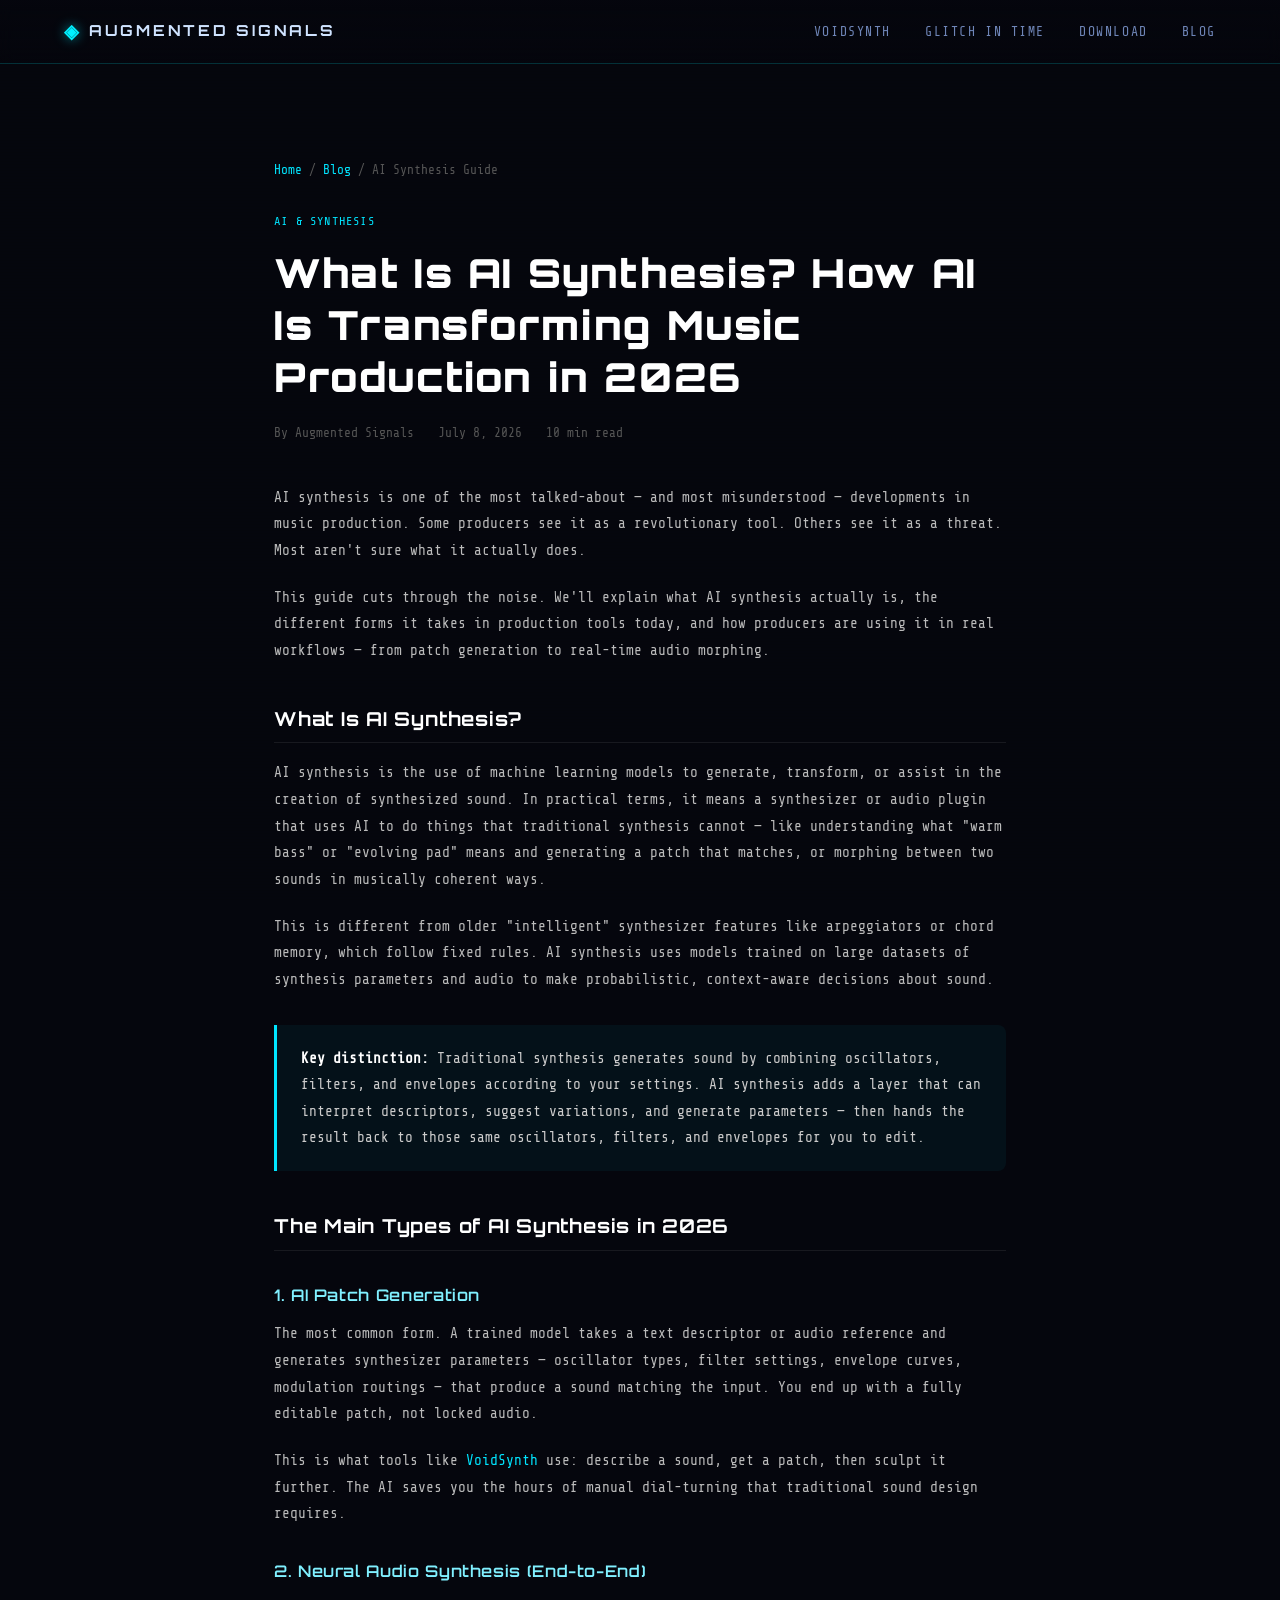
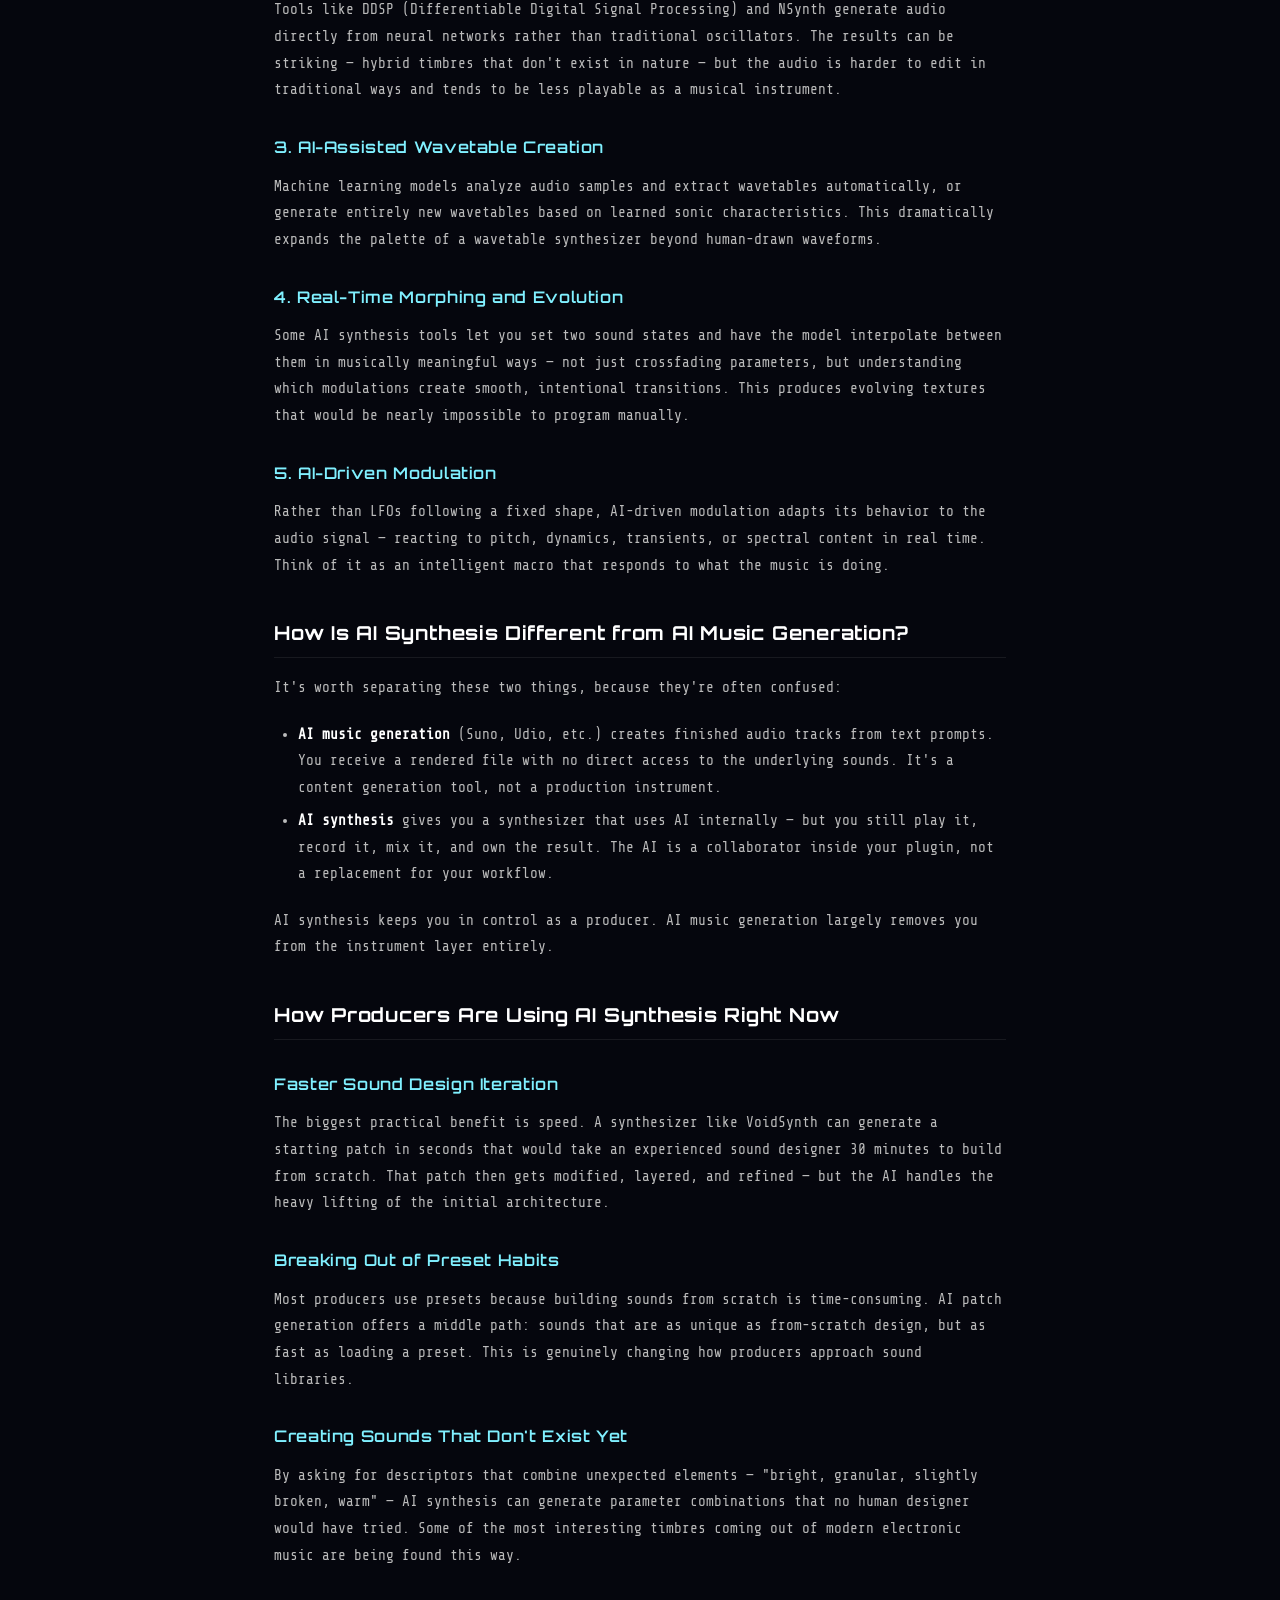
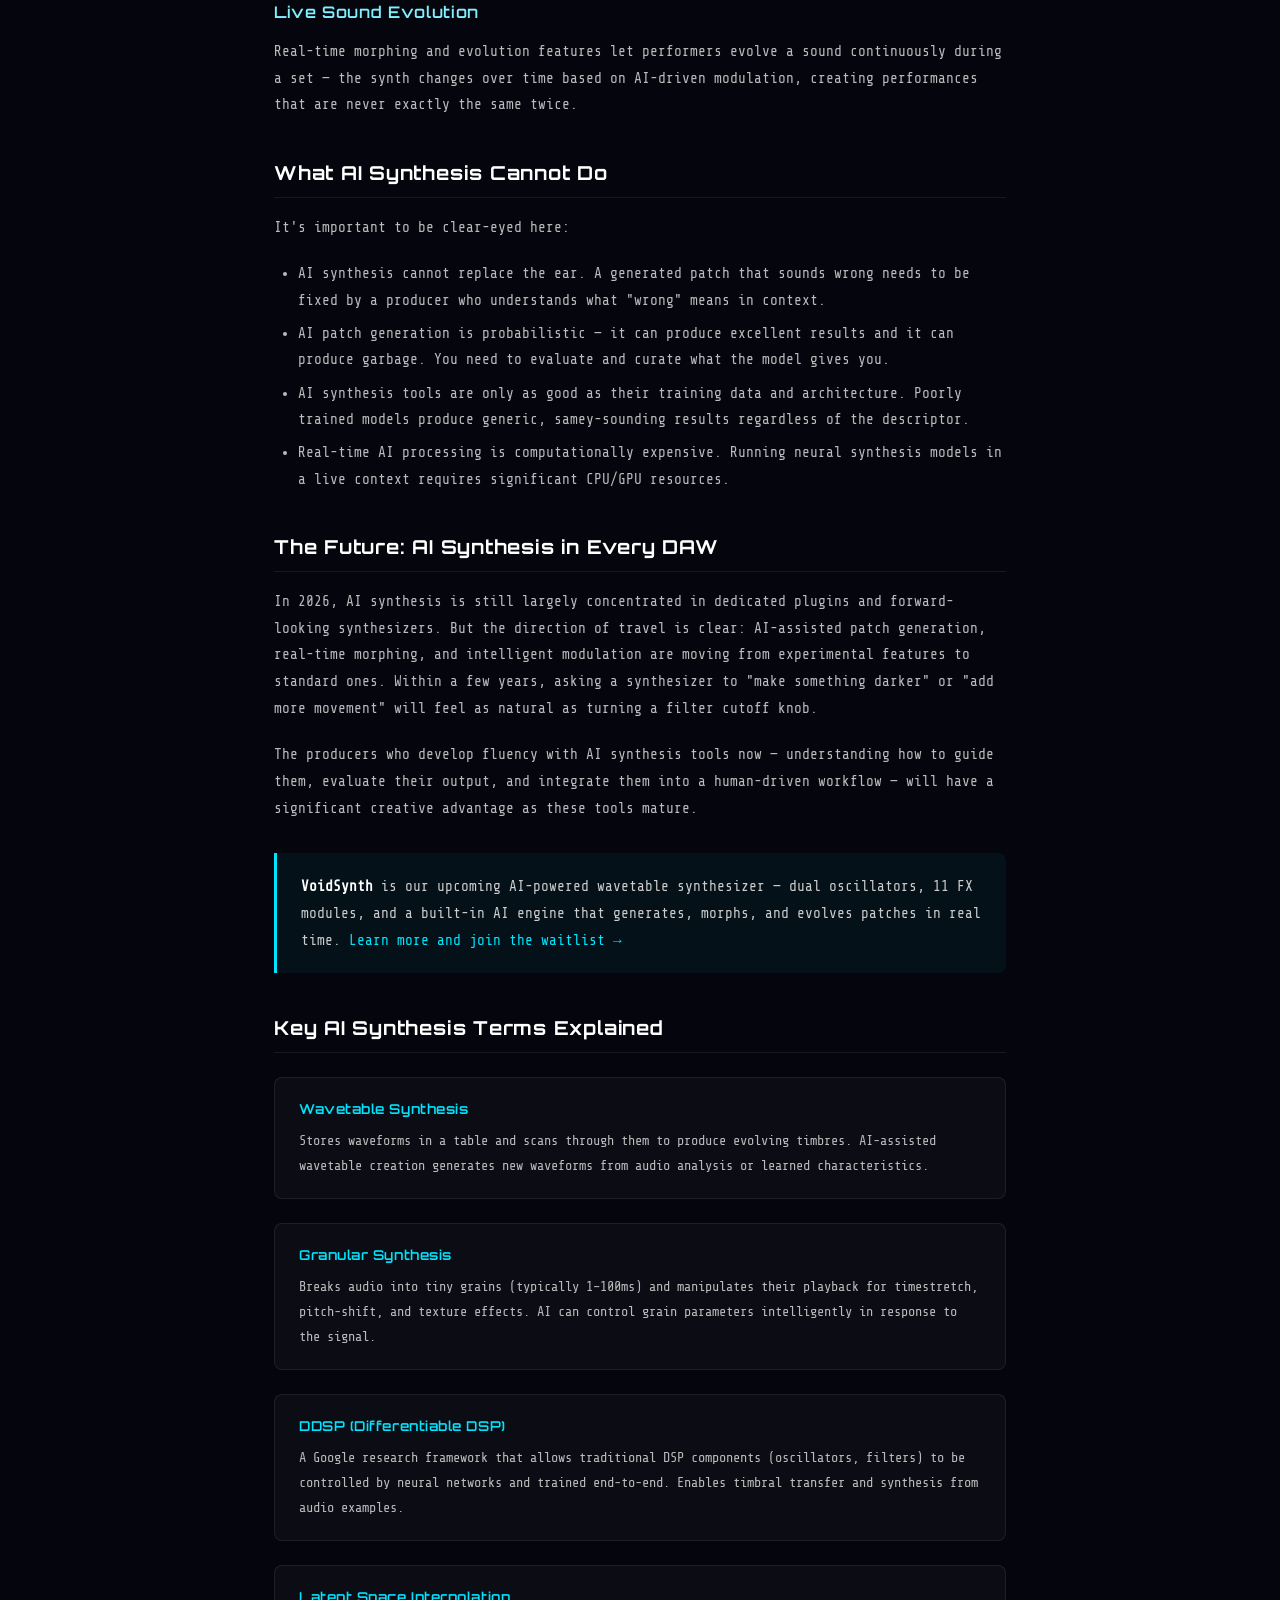
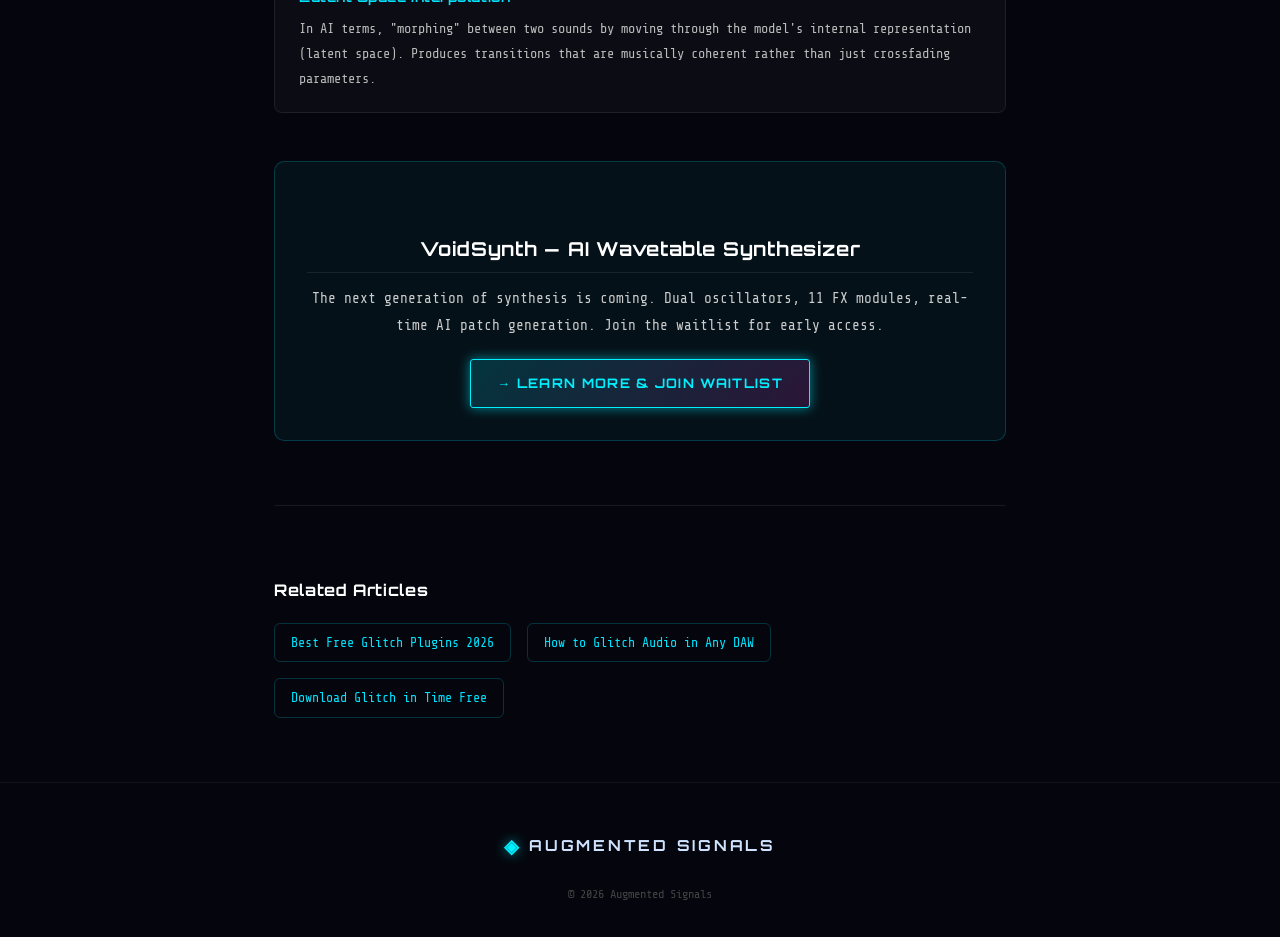
<file: blog/ai-synthesis-music-production-guide/index.html>
<!DOCTYPE html>
<html lang="en">
<head>
<meta charset="UTF-8" />
<meta name="viewport" content="width=device-width, initial-scale=1.0" />
<link rel="icon" href="/favicon.ico" sizes="48x48" />
<link rel="icon" href="/favicon.svg" type="image/svg+xml" />
<link rel="apple-touch-icon" href="/apple-touch-icon.png" />
<link rel="manifest" href="/site.webmanifest" />
<meta name="theme-color" content="#05060d" />
<title>What Is AI Synthesis? How AI Is Transforming Music Production (2026) | Augmented Signals</title>
<meta name="description" content="A clear, practical guide to AI synthesis — how it works, how producers are using it today, and what tools like VoidSynth bring to modern music production and sound design." />
<link rel="canonical" href="https://augmentedsignals.com/blog/ai-synthesis-music-production-guide/" />
<meta property="og:type" content="article" />
<meta property="og:url" content="https://augmentedsignals.com/blog/ai-synthesis-music-production-guide/" />
<meta property="og:title" content="What Is AI Synthesis? How AI Is Transforming Music Production" />
<meta property="og:description" content="From neural audio generation to real-time patch creation — a clear explanation of AI synthesis and how producers are using it in 2026." />
<meta property="og:image" content="https://augmentedsignals.com/assets/voidsynth.png" />
<meta name="twitter:card" content="summary_large_image" />
<script type="application/ld+json">
{
  "@context": "https://schema.org",
  "@type": "Article",
  "headline": "What Is AI Synthesis? How AI Is Transforming Music Production",
  "description": "A clear, practical guide to AI synthesis — how it works, how producers are using it today, and what tools like VoidSynth bring to modern music production.",
  "image": "https://augmentedsignals.com/assets/voidsynth.png",
  "author": { "@type": "Organization", "name": "Augmented Signals" },
  "publisher": { "@type": "Organization", "name": "Augmented Signals", "url": "https://augmentedsignals.com" },
  "datePublished": "2026-07-08",
  "dateModified": "2026-07-08",
  "mainEntityOfPage": "https://augmentedsignals.com/blog/ai-synthesis-music-production-guide/"
}
</script>
<link rel="preconnect" href="https://fonts.googleapis.com" />
<link rel="preconnect" href="https://fonts.gstatic.com" crossorigin />
<link href="https://fonts.googleapis.com/css2?family=Orbitron:wght@500;700;900&family=Share+Tech+Mono&display=swap" rel="stylesheet" />
<link rel="stylesheet" href="/css/style.css" />
<style>
.article-wrap{max-width:780px;margin:0 auto;padding:6rem 1.5rem 4rem}
.article-tag{font-family:'Share Tech Mono',monospace;font-size:.75rem;color:#00e5ff;text-transform:uppercase;letter-spacing:.1em;margin-bottom:1rem;display:block}
.article-wrap h1{font-family:'Orbitron',sans-serif;font-size:clamp(1.6rem,4vw,2.5rem);font-weight:900;color:#fff;line-height:1.3;margin-bottom:1.25rem}
.article-meta{font-family:'Share Tech Mono',monospace;font-size:.8rem;color:#555;margin-bottom:2.5rem;display:flex;gap:1.5rem;flex-wrap:wrap}
.article-wrap h2{font-family:'Orbitron',sans-serif;font-size:1.2rem;font-weight:700;color:#fff;margin:2.5rem 0 1rem;padding-bottom:.5rem;border-bottom:1px solid rgba(255,255,255,.08)}
.article-wrap h3{font-family:'Orbitron',sans-serif;font-size:1rem;font-weight:600;color:#80f0ff;margin:2rem 0 .75rem}
.article-wrap p{font-family:'Share Tech Mono',monospace;font-size:.9rem;color:#bbb;line-height:1.85;margin-bottom:1.25rem}
.article-wrap ul,.article-wrap ol{font-family:'Share Tech Mono',monospace;font-size:.9rem;color:#bbb;line-height:1.85;padding-left:1.5rem;margin-bottom:1.25rem}
.article-wrap li{margin-bottom:.4rem}
.article-wrap strong{color:#fff}
.callout{background:rgba(0,229,255,.05);border-left:3px solid #00e5ff;border-radius:0 8px 8px 0;padding:1.25rem 1.5rem;margin:2rem 0}
.callout p{margin:0;color:#ccc}
.breadcrumb{font-family:'Share Tech Mono',monospace;font-size:.8rem;color:#555;margin-bottom:2rem}
.breadcrumb a{color:#00e5ff;text-decoration:none}
.cta-box{background:rgba(0,229,255,.05);border:1px solid rgba(0,229,255,.2);border-radius:10px;padding:2rem;margin:3rem 0;text-align:center}
.cta-box p{color:#ccc;margin-bottom:1.25rem}
.related{margin-top:4rem;padding-top:2rem;border-top:1px solid rgba(255,255,255,.08)}
.related h2{font-family:'Orbitron',sans-serif;font-size:1rem;color:#fff;margin-bottom:1.25rem;border:none;padding:0}
.related-links{display:flex;gap:1rem;flex-wrap:wrap}
.related-links a{font-family:'Share Tech Mono',monospace;font-size:.83rem;color:#00e5ff;text-decoration:none;border:1px solid rgba(0,229,255,.2);border-radius:6px;padding:.5rem 1rem}
.related-links a:hover{border-color:#00e5ff}
.term-box{background:rgba(255,255,255,.03);border:1px solid rgba(255,255,255,.08);border-radius:8px;padding:1.25rem 1.5rem;margin:1.5rem 0}
.term-box h3{font-family:'Orbitron',sans-serif;font-size:.85rem;color:#00e5ff;margin:0 0 .5rem}
.term-box p{margin:0;font-size:.85rem}
</style>
</head>
<body>
<canvas id="bg-canvas" aria-hidden="true"></canvas>
<div class="scanlines" aria-hidden="true"></div>

<header class="nav">
  <a href="/" class="brand"><span class="brand-mark">◈</span><span class="brand-name">AUGMENTED&nbsp;SIGNALS</span></a>
  <nav class="nav-links">
    <a href="/voidsynth/">VoidSynth</a>
    <a href="/glitch-in-time/">Glitch in Time</a>
    <a href="/#download">Download</a>
    <a href="/blog/">Blog</a>
  </nav>
</header>

<article class="article-wrap">
  <div class="breadcrumb"><a href="/">Home</a> / <a href="/blog/">Blog</a> / AI Synthesis Guide</div>

  <span class="article-tag">AI &amp; Synthesis</span>
  <h1>What Is AI Synthesis? How AI Is Transforming Music Production in 2026</h1>
  <div class="article-meta">
    <span>By Augmented Signals</span>
    <span>July 8, 2026</span>
    <span>10 min read</span>
  </div>

  <p>AI synthesis is one of the most talked-about — and most misunderstood — developments in music production. Some producers see it as a revolutionary tool. Others see it as a threat. Most aren't sure what it actually does.</p>
  <p>This guide cuts through the noise. We'll explain what AI synthesis actually is, the different forms it takes in production tools today, and how producers are using it in real workflows — from patch generation to real-time audio morphing.</p>

  <h2>What Is AI Synthesis?</h2>
  <p>AI synthesis is the use of machine learning models to generate, transform, or assist in the creation of synthesized sound. In practical terms, it means a synthesizer or audio plugin that uses AI to do things that traditional synthesis cannot — like understanding what "warm bass" or "evolving pad" means and generating a patch that matches, or morphing between two sounds in musically coherent ways.</p>
  <p>This is different from older "intelligent" synthesizer features like arpeggiators or chord memory, which follow fixed rules. AI synthesis uses models trained on large datasets of synthesis parameters and audio to make probabilistic, context-aware decisions about sound.</p>

  <div class="callout">
    <p><strong>Key distinction:</strong> Traditional synthesis generates sound by combining oscillators, filters, and envelopes according to your settings. AI synthesis adds a layer that can interpret descriptors, suggest variations, and generate parameters — then hands the result back to those same oscillators, filters, and envelopes for you to edit.</p>
  </div>

  <h2>The Main Types of AI Synthesis in 2026</h2>

  <h3>1. AI Patch Generation</h3>
  <p>The most common form. A trained model takes a text descriptor or audio reference and generates synthesizer parameters — oscillator types, filter settings, envelope curves, modulation routings — that produce a sound matching the input. You end up with a fully editable patch, not locked audio.</p>
  <p>This is what tools like <a href="/voidsynth/" style="color:#00e5ff">VoidSynth</a> use: describe a sound, get a patch, then sculpt it further. The AI saves you the hours of manual dial-turning that traditional sound design requires.</p>

  <h3>2. Neural Audio Synthesis (End-to-End)</h3>
  <p>Tools like DDSP (Differentiable Digital Signal Processing) and NSynth generate audio directly from neural networks rather than traditional oscillators. The results can be striking — hybrid timbres that don't exist in nature — but the audio is harder to edit in traditional ways and tends to be less playable as a musical instrument.</p>

  <h3>3. AI-Assisted Wavetable Creation</h3>
  <p>Machine learning models analyze audio samples and extract wavetables automatically, or generate entirely new wavetables based on learned sonic characteristics. This dramatically expands the palette of a wavetable synthesizer beyond human-drawn waveforms.</p>

  <h3>4. Real-Time Morphing and Evolution</h3>
  <p>Some AI synthesis tools let you set two sound states and have the model interpolate between them in musically meaningful ways — not just crossfading parameters, but understanding which modulations create smooth, intentional transitions. This produces evolving textures that would be nearly impossible to program manually.</p>

  <h3>5. AI-Driven Modulation</h3>
  <p>Rather than LFOs following a fixed shape, AI-driven modulation adapts its behavior to the audio signal — reacting to pitch, dynamics, transients, or spectral content in real time. Think of it as an intelligent macro that responds to what the music is doing.</p>

  <h2>How Is AI Synthesis Different from AI Music Generation?</h2>
  <p>It's worth separating these two things, because they're often confused:</p>
  <ul>
    <li><strong>AI music generation</strong> (Suno, Udio, etc.) creates finished audio tracks from text prompts. You receive a rendered file with no direct access to the underlying sounds. It's a content generation tool, not a production instrument.</li>
    <li><strong>AI synthesis</strong> gives you a synthesizer that uses AI internally — but you still play it, record it, mix it, and own the result. The AI is a collaborator inside your plugin, not a replacement for your workflow.</li>
  </ul>
  <p>AI synthesis keeps you in control as a producer. AI music generation largely removes you from the instrument layer entirely.</p>

  <h2>How Producers Are Using AI Synthesis Right Now</h2>

  <h3>Faster Sound Design Iteration</h3>
  <p>The biggest practical benefit is speed. A synthesizer like VoidSynth can generate a starting patch in seconds that would take an experienced sound designer 30 minutes to build from scratch. That patch then gets modified, layered, and refined — but the AI handles the heavy lifting of the initial architecture.</p>

  <h3>Breaking Out of Preset Habits</h3>
  <p>Most producers use presets because building sounds from scratch is time-consuming. AI patch generation offers a middle path: sounds that are as unique as from-scratch design, but as fast as loading a preset. This is genuinely changing how producers approach sound libraries.</p>

  <h3>Creating Sounds That Don't Exist Yet</h3>
  <p>By asking for descriptors that combine unexpected elements — "bright, granular, slightly broken, warm" — AI synthesis can generate parameter combinations that no human designer would have tried. Some of the most interesting timbres coming out of modern electronic music are being found this way.</p>

  <h3>Live Sound Evolution</h3>
  <p>Real-time morphing and evolution features let performers evolve a sound continuously during a set — the synth changes over time based on AI-driven modulation, creating performances that are never exactly the same twice.</p>

  <h2>What AI Synthesis Cannot Do</h2>
  <p>It's important to be clear-eyed here:</p>
  <ul>
    <li>AI synthesis cannot replace the ear. A generated patch that sounds wrong needs to be fixed by a producer who understands what "wrong" means in context.</li>
    <li>AI patch generation is probabilistic — it can produce excellent results and it can produce garbage. You need to evaluate and curate what the model gives you.</li>
    <li>AI synthesis tools are only as good as their training data and architecture. Poorly trained models produce generic, samey-sounding results regardless of the descriptor.</li>
    <li>Real-time AI processing is computationally expensive. Running neural synthesis models in a live context requires significant CPU/GPU resources.</li>
  </ul>

  <h2>The Future: AI Synthesis in Every DAW</h2>
  <p>In 2026, AI synthesis is still largely concentrated in dedicated plugins and forward-looking synthesizers. But the direction of travel is clear: AI-assisted patch generation, real-time morphing, and intelligent modulation are moving from experimental features to standard ones. Within a few years, asking a synthesizer to "make something darker" or "add more movement" will feel as natural as turning a filter cutoff knob.</p>
  <p>The producers who develop fluency with AI synthesis tools now — understanding how to guide them, evaluate their output, and integrate them into a human-driven workflow — will have a significant creative advantage as these tools mature.</p>

  <div class="callout">
    <p><strong>VoidSynth</strong> is our upcoming AI-powered wavetable synthesizer — dual oscillators, 11 FX modules, and a built-in AI engine that generates, morphs, and evolves patches in real time. <a href="/voidsynth/" style="color:#00e5ff">Learn more and join the waitlist →</a></p>
  </div>

  <h2>Key AI Synthesis Terms Explained</h2>
  <div class="term-box"><h3>Wavetable Synthesis</h3><p>Stores waveforms in a table and scans through them to produce evolving timbres. AI-assisted wavetable creation generates new waveforms from audio analysis or learned characteristics.</p></div>
  <div class="term-box"><h3>Granular Synthesis</h3><p>Breaks audio into tiny grains (typically 1–100ms) and manipulates their playback for timestretch, pitch-shift, and texture effects. AI can control grain parameters intelligently in response to the signal.</p></div>
  <div class="term-box"><h3>DDSP (Differentiable DSP)</h3><p>A Google research framework that allows traditional DSP components (oscillators, filters) to be controlled by neural networks and trained end-to-end. Enables timbral transfer and synthesis from audio examples.</p></div>
  <div class="term-box"><h3>Latent Space Interpolation</h3><p>In AI terms, "morphing" between two sounds by moving through the model's internal representation (latent space). Produces transitions that are musically coherent rather than just crossfading parameters.</p></div>

  <div class="cta-box">
    <h2 style="font-family:'Orbitron',sans-serif;color:#fff;margin-bottom:.75rem">VoidSynth — AI Wavetable Synthesizer</h2>
    <p>The next generation of synthesis is coming. Dual oscillators, 11 FX modules, real-time AI patch generation. Join the waitlist for early access.</p>
    <a href="/voidsynth/" class="btn btn-primary">→ Learn More &amp; Join Waitlist</a>
  </div>

  <div class="related">
    <h2>Related Articles</h2>
    <div class="related-links">
      <a href="/blog/best-free-glitch-vst-plugins-2026/">Best Free Glitch Plugins 2026</a>
      <a href="/blog/how-to-glitch-audio-ableton-fl-studio/">How to Glitch Audio in Any DAW</a>
      <a href="/glitch-in-time/">Download Glitch in Time Free</a>
    </div>
  </div>
</article>

<footer style="text-align:center;padding:3rem 1.5rem 2rem;border-top:1px solid rgba(255,255,255,.06)">
  <a href="/" class="brand" style="justify-content:center;margin-bottom:1.5rem;display:flex"><span class="brand-mark">◈</span><span class="brand-name">AUGMENTED&nbsp;SIGNALS</span></a>
  <p style="color:#444;font-family:'Share Tech Mono',monospace;font-size:.75rem">© 2026 Augmented Signals</p>
</footer>
<script src="/js/main.js"></script>
</body>
</html>
</file>
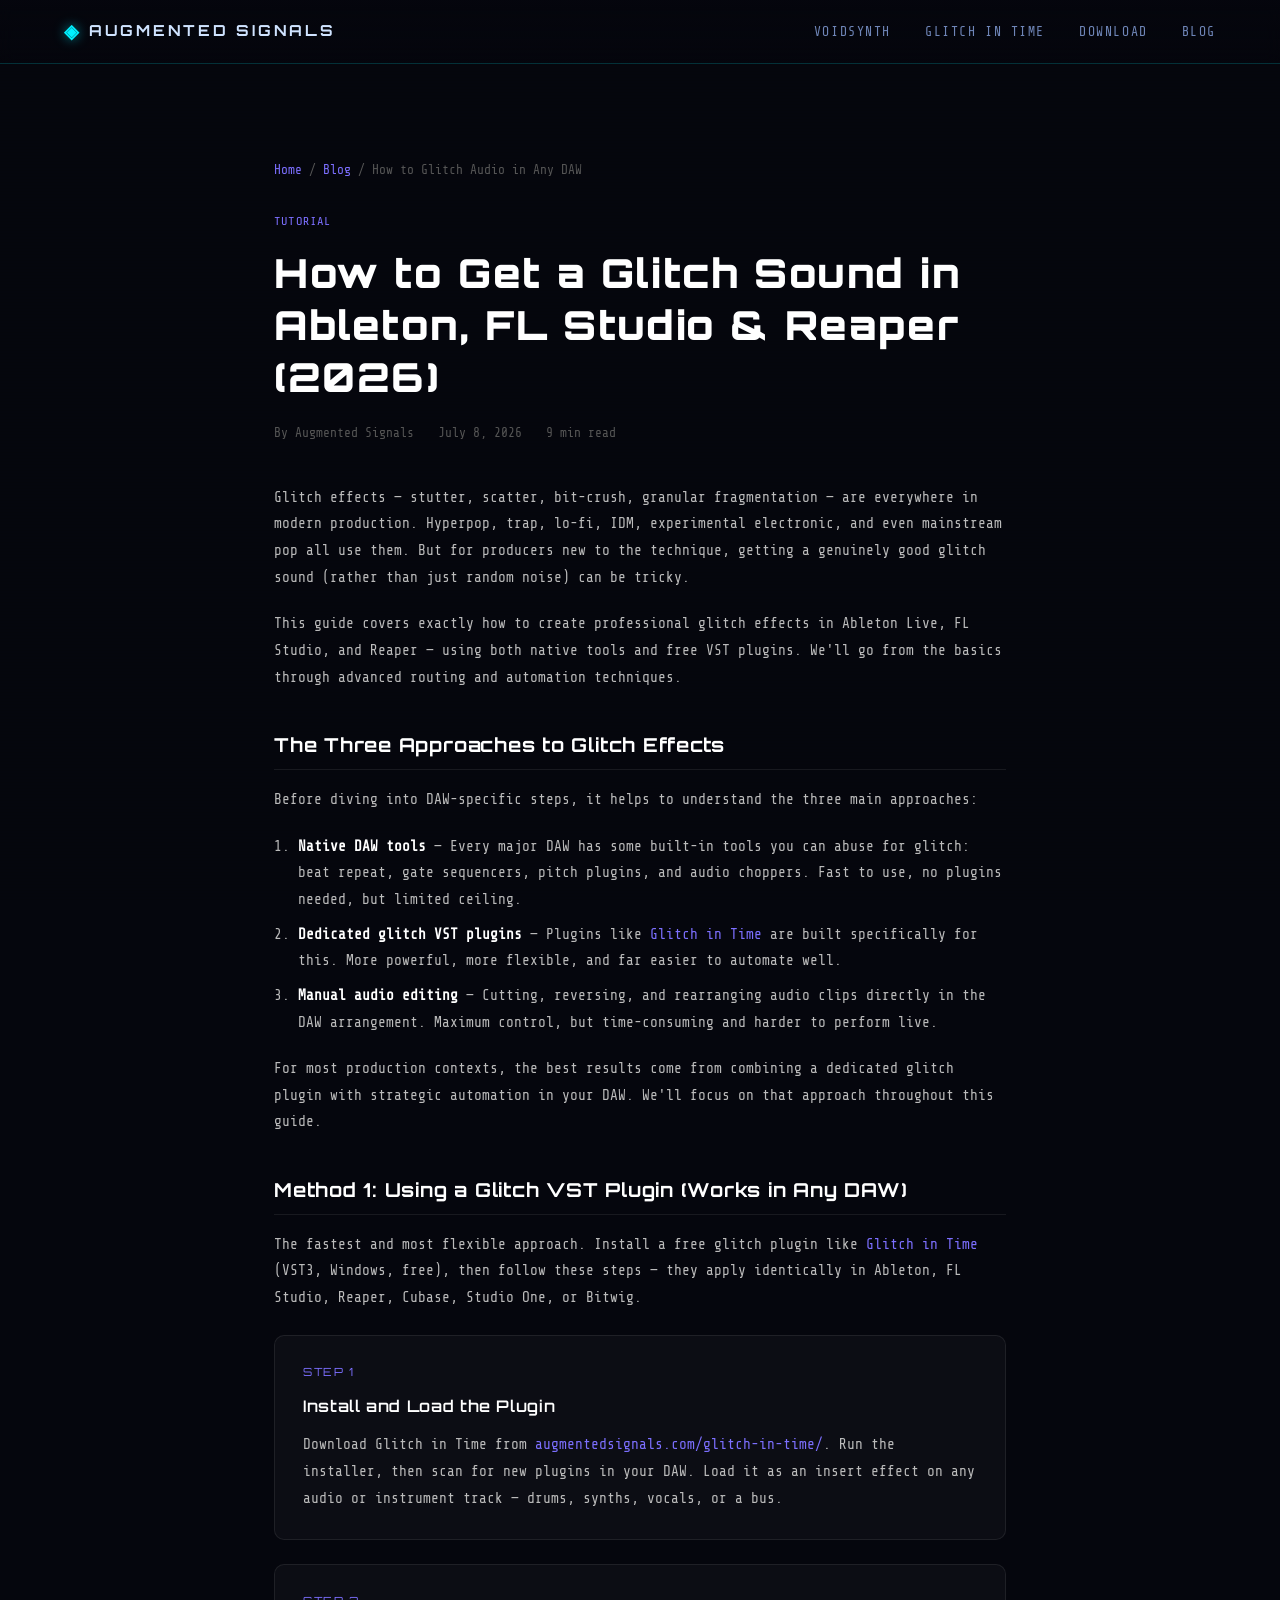
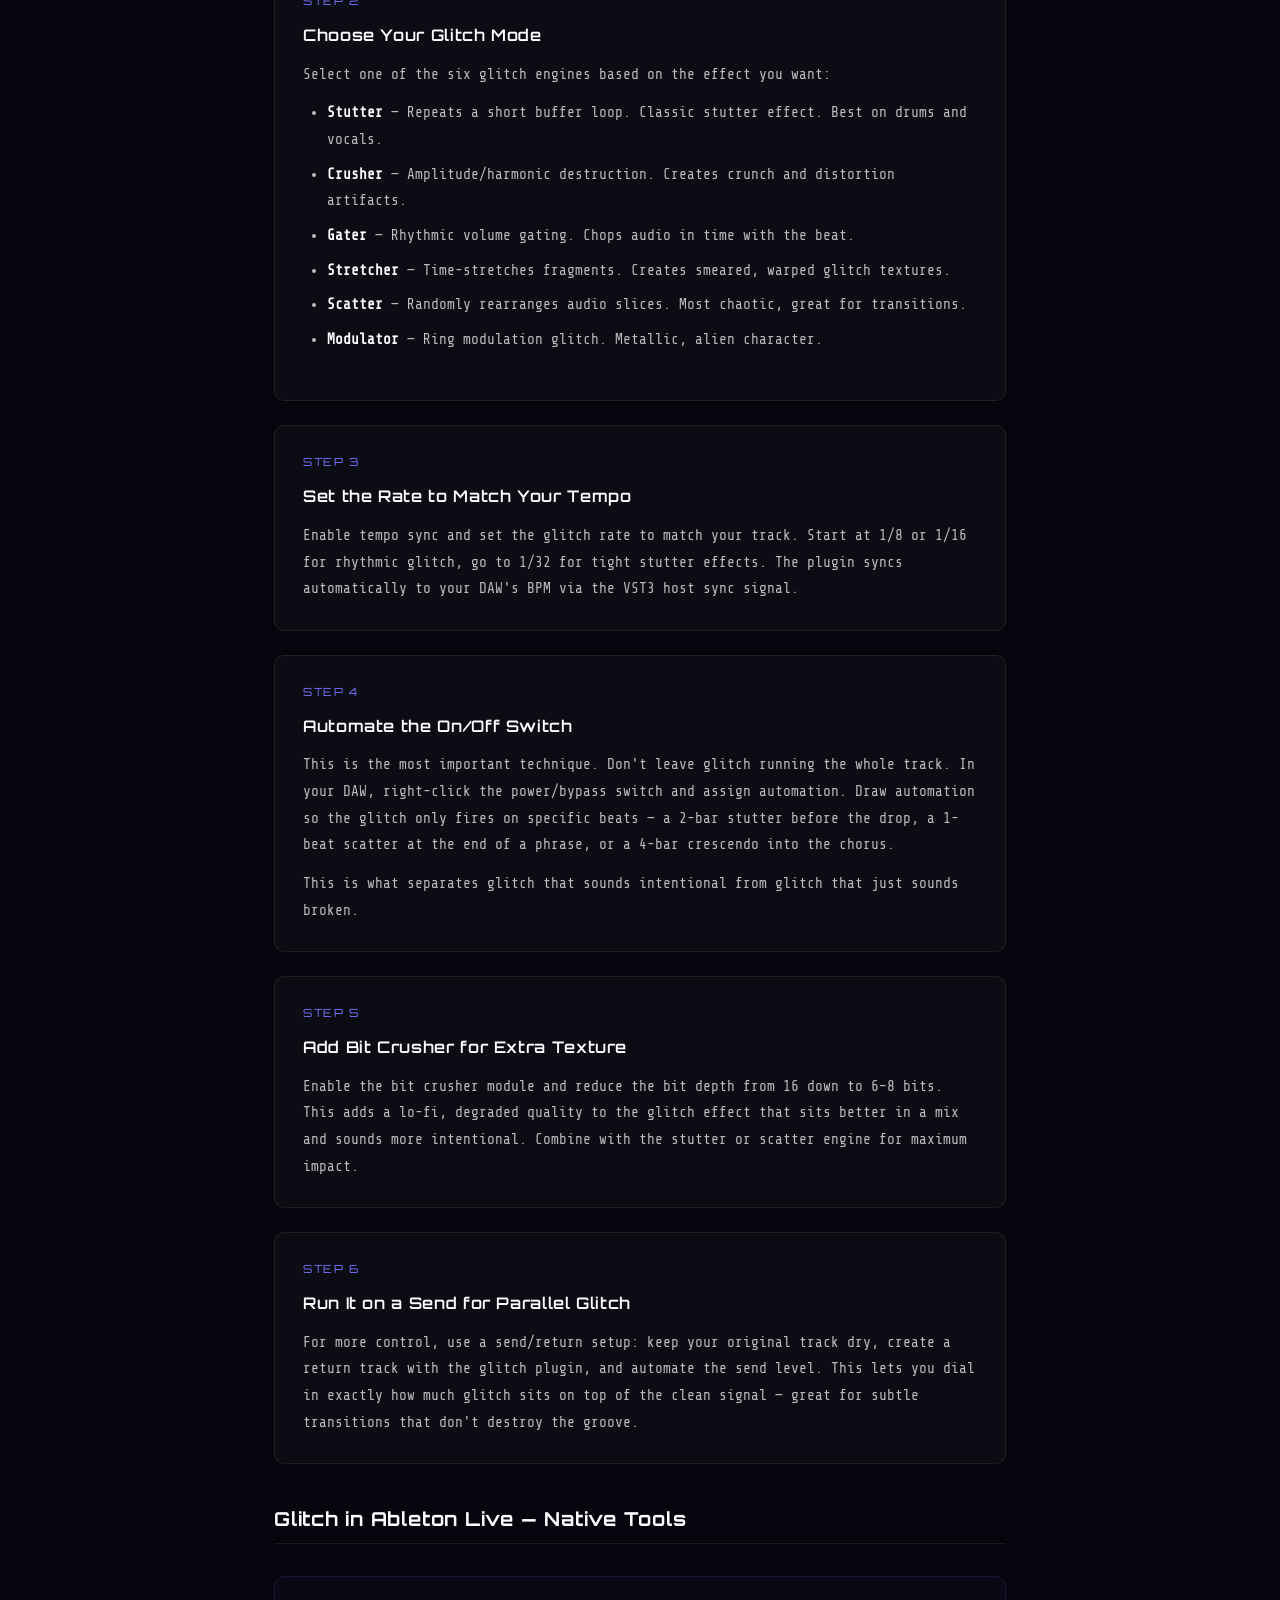
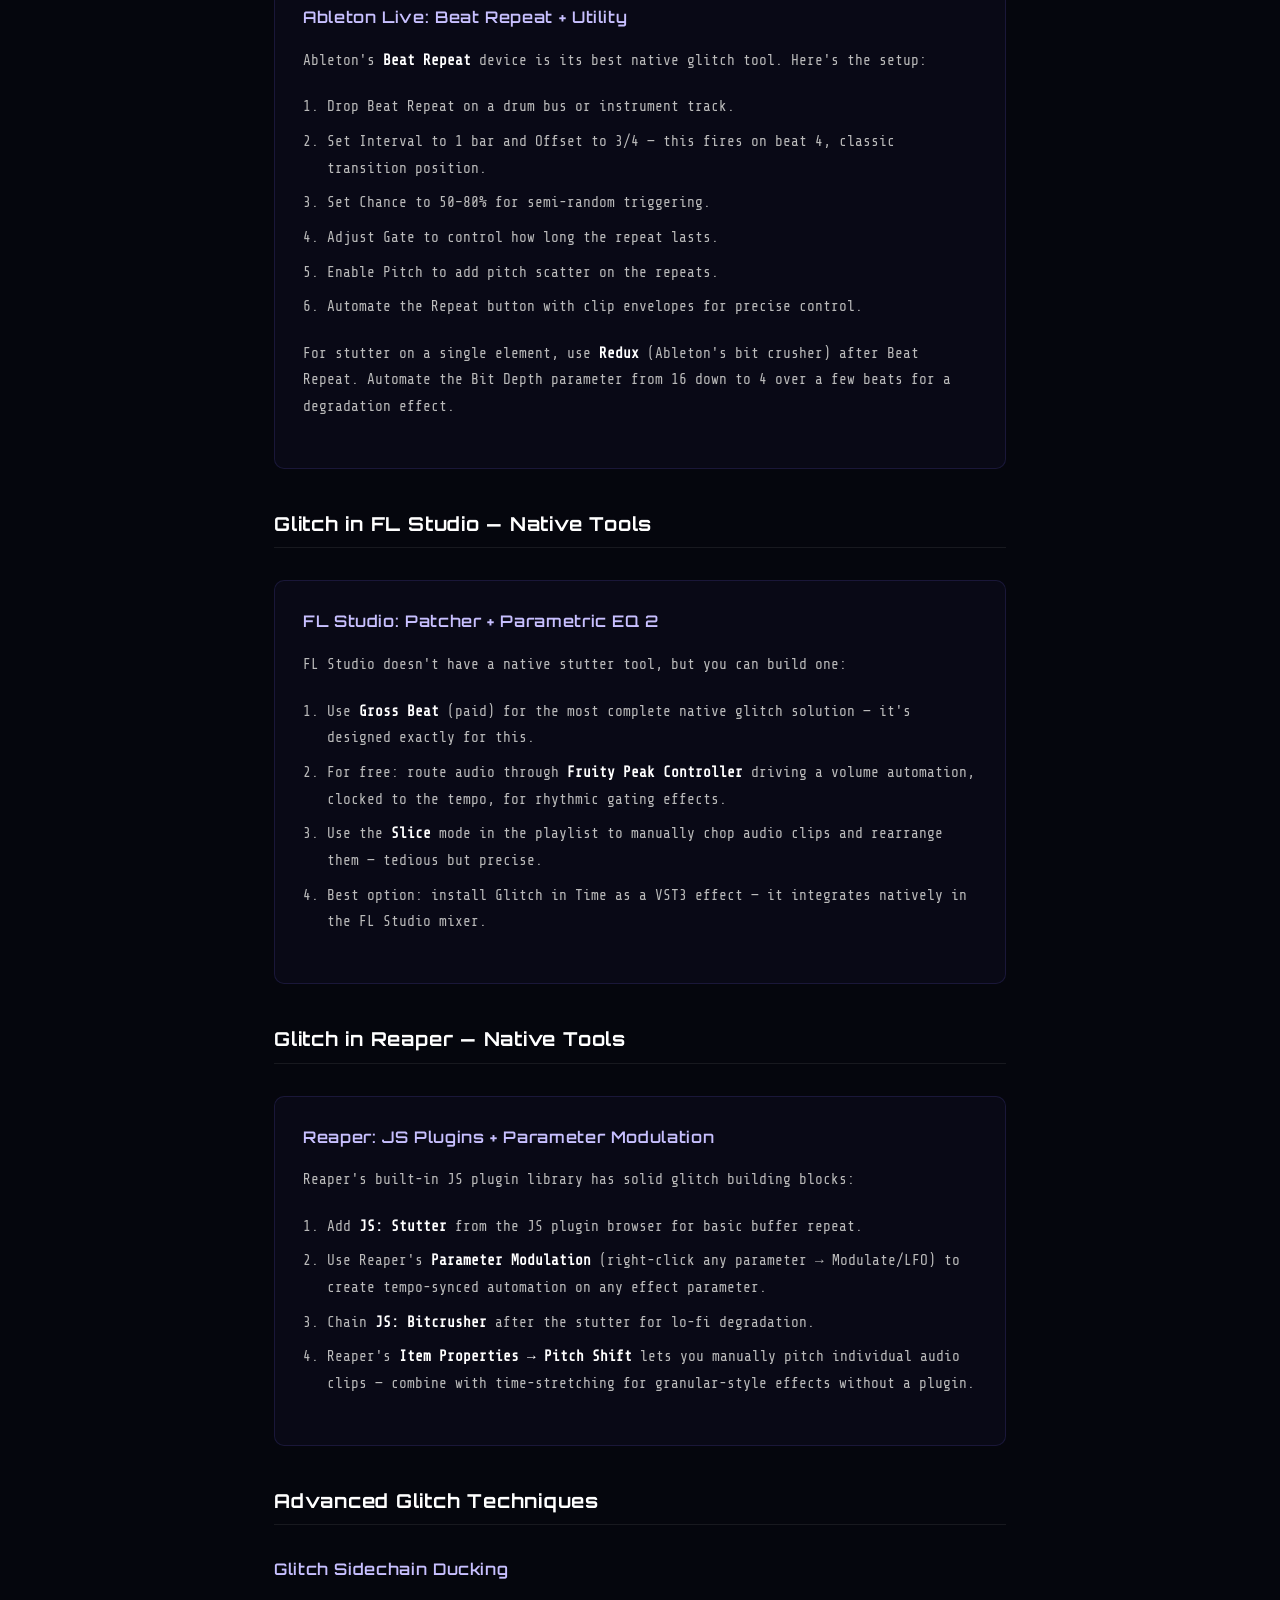
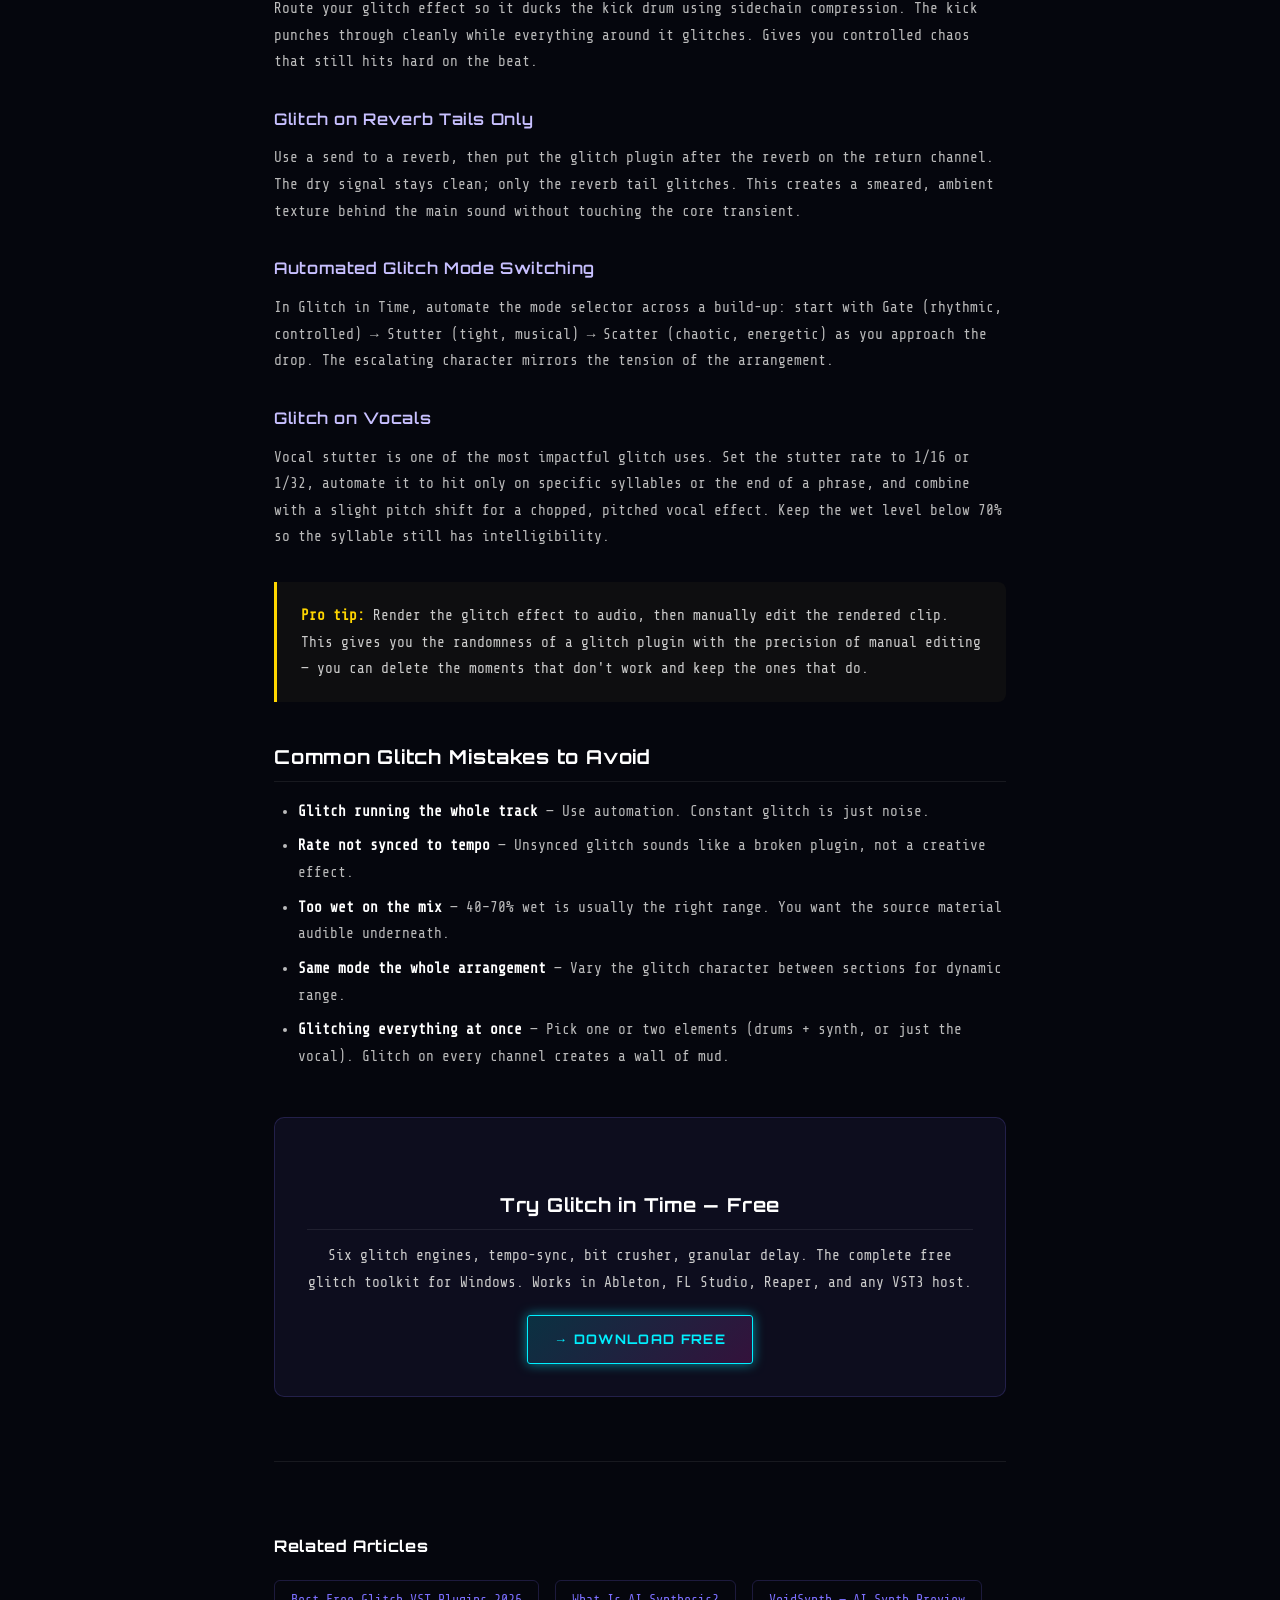
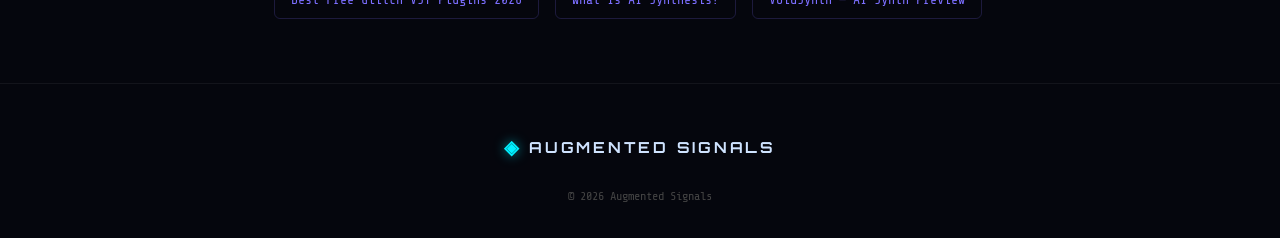
<file: blog/how-to-glitch-audio-ableton-fl-studio/index.html>
<!DOCTYPE html>
<html lang="en">
<head>
<meta charset="UTF-8" />
<meta name="viewport" content="width=device-width, initial-scale=1.0" />
<link rel="icon" href="/favicon.ico" sizes="48x48" />
<link rel="icon" href="/favicon.svg" type="image/svg+xml" />
<link rel="apple-touch-icon" href="/apple-touch-icon.png" />
<link rel="manifest" href="/site.webmanifest" />
<meta name="theme-color" content="#05060d" />
<title>How to Get a Glitch Sound in Ableton, FL Studio & Reaper (2026) | Augmented Signals</title>
<meta name="description" content="Step-by-step guide to creating glitch and stutter effects in Ableton Live, FL Studio, and Reaper. Covers native tools, VST plugins, and routing techniques for beats, synths, and vocals." />
<link rel="canonical" href="https://augmentedsignals.com/blog/how-to-glitch-audio-ableton-fl-studio/" />
<meta property="og:type" content="article" />
<meta property="og:url" content="https://augmentedsignals.com/blog/how-to-glitch-audio-ableton-fl-studio/" />
<meta property="og:title" content="How to Get a Glitch Sound in Ableton, FL Studio & Reaper (2026)" />
<meta property="og:description" content="Step-by-step guide to creating professional glitch and stutter effects in any DAW — using native tools, VST plugins, and free alternatives." />
<meta property="og:image" content="https://augmentedsignals.com/assets/plugin.png" />
<meta name="twitter:card" content="summary_large_image" />
<script type="application/ld+json">
{
  "@context": "https://schema.org",
  "@type": "Article",
  "headline": "How to Get a Glitch Sound in Ableton, FL Studio & Reaper (2026)",
  "description": "Step-by-step guide to creating glitch and stutter effects in any DAW using native tools and VST plugins.",
  "image": "https://augmentedsignals.com/assets/plugin.png",
  "author": { "@type": "Organization", "name": "Augmented Signals" },
  "publisher": { "@type": "Organization", "name": "Augmented Signals", "url": "https://augmentedsignals.com" },
  "datePublished": "2026-07-08",
  "dateModified": "2026-07-08",
  "mainEntityOfPage": "https://augmentedsignals.com/blog/how-to-glitch-audio-ableton-fl-studio/"
}
</script>
<link rel="preconnect" href="https://fonts.googleapis.com" />
<link rel="preconnect" href="https://fonts.gstatic.com" crossorigin />
<link href="https://fonts.googleapis.com/css2?family=Orbitron:wght@500;700;900&family=Share+Tech+Mono&display=swap" rel="stylesheet" />
<link rel="stylesheet" href="/css/style.css" />
<style>
.article-wrap{max-width:780px;margin:0 auto;padding:6rem 1.5rem 4rem}
.article-tag{font-family:'Share Tech Mono',monospace;font-size:.75rem;color:#7c6fff;text-transform:uppercase;letter-spacing:.1em;margin-bottom:1rem;display:block}
.article-wrap h1{font-family:'Orbitron',sans-serif;font-size:clamp(1.6rem,4vw,2.5rem);font-weight:900;color:#fff;line-height:1.3;margin-bottom:1.25rem}
.article-meta{font-family:'Share Tech Mono',monospace;font-size:.8rem;color:#555;margin-bottom:2.5rem;display:flex;gap:1.5rem;flex-wrap:wrap}
.article-wrap h2{font-family:'Orbitron',sans-serif;font-size:1.2rem;font-weight:700;color:#fff;margin:2.5rem 0 1rem;padding-bottom:.5rem;border-bottom:1px solid rgba(255,255,255,.08)}
.article-wrap h3{font-family:'Orbitron',sans-serif;font-size:1rem;font-weight:600;color:#c8c0ff;margin:2rem 0 .75rem}
.article-wrap p{font-family:'Share Tech Mono',monospace;font-size:.9rem;color:#bbb;line-height:1.85;margin-bottom:1.25rem}
.article-wrap ul,.article-wrap ol{font-family:'Share Tech Mono',monospace;font-size:.9rem;color:#bbb;line-height:1.85;padding-left:1.5rem;margin-bottom:1.25rem}
.article-wrap li{margin-bottom:.5rem}
.article-wrap strong{color:#fff}
.step-block{background:rgba(255,255,255,.03);border:1px solid rgba(255,255,255,.08);border-radius:10px;padding:1.75rem;margin:1.5rem 0;counter-increment:steps}
.step-block::before{content:"STEP " counter(steps);font-family:'Orbitron',sans-serif;font-size:.7rem;color:#7c6fff;letter-spacing:.15em;display:block;margin-bottom:.75rem}
.step-block h3{font-family:'Orbitron',sans-serif;font-size:1rem;color:#fff;margin:0 0 .75rem}
.step-block p{margin-bottom:.75rem}
.step-block p:last-child{margin-bottom:0}
.steps-counter{counter-reset:steps}
.daw-section{background:rgba(124,111,255,.04);border:1px solid rgba(124,111,255,.15);border-radius:10px;padding:1.75rem;margin:2rem 0}
.daw-section h3{font-family:'Orbitron',sans-serif;font-size:1rem;color:#c8c0ff;margin:0 0 1rem}
.tip-box{background:rgba(255,220,100,.04);border-left:3px solid #ffd600;border-radius:0 8px 8px 0;padding:1.25rem 1.5rem;margin:2rem 0}
.tip-box p{margin:0;color:#ccc}
.tip-box p strong{color:#ffd600}
.breadcrumb{font-family:'Share Tech Mono',monospace;font-size:.8rem;color:#555;margin-bottom:2rem}
.breadcrumb a{color:#7c6fff;text-decoration:none}
.cta-box{background:rgba(124,111,255,.07);border:1px solid rgba(124,111,255,.2);border-radius:10px;padding:2rem;margin:3rem 0;text-align:center}
.cta-box p{color:#ccc;margin-bottom:1.25rem}
.related{margin-top:4rem;padding-top:2rem;border-top:1px solid rgba(255,255,255,.08)}
.related h2{font-family:'Orbitron',sans-serif;font-size:1rem;color:#fff;margin-bottom:1.25rem;border:none;padding:0}
.related-links{display:flex;gap:1rem;flex-wrap:wrap}
.related-links a{font-family:'Share Tech Mono',monospace;font-size:.83rem;color:#7c6fff;text-decoration:none;border:1px solid rgba(124,111,255,.2);border-radius:6px;padding:.5rem 1rem}
.related-links a:hover{border-color:#7c6fff}
</style>
</head>
<body>
<canvas id="bg-canvas" aria-hidden="true"></canvas>
<div class="scanlines" aria-hidden="true"></div>

<header class="nav">
  <a href="/" class="brand"><span class="brand-mark">◈</span><span class="brand-name">AUGMENTED&nbsp;SIGNALS</span></a>
  <nav class="nav-links">
    <a href="/voidsynth/">VoidSynth</a>
    <a href="/glitch-in-time/">Glitch in Time</a>
    <a href="/#download">Download</a>
    <a href="/blog/">Blog</a>
  </nav>
</header>

<article class="article-wrap">
  <div class="breadcrumb"><a href="/">Home</a> / <a href="/blog/">Blog</a> / How to Glitch Audio in Any DAW</div>

  <span class="article-tag">Tutorial</span>
  <h1>How to Get a Glitch Sound in Ableton, FL Studio &amp; Reaper (2026)</h1>
  <div class="article-meta">
    <span>By Augmented Signals</span>
    <span>July 8, 2026</span>
    <span>9 min read</span>
  </div>

  <p>Glitch effects — stutter, scatter, bit-crush, granular fragmentation — are everywhere in modern production. Hyperpop, trap, lo-fi, IDM, experimental electronic, and even mainstream pop all use them. But for producers new to the technique, getting a genuinely good glitch sound (rather than just random noise) can be tricky.</p>
  <p>This guide covers exactly how to create professional glitch effects in Ableton Live, FL Studio, and Reaper — using both native tools and free VST plugins. We'll go from the basics through advanced routing and automation techniques.</p>

  <h2>The Three Approaches to Glitch Effects</h2>
  <p>Before diving into DAW-specific steps, it helps to understand the three main approaches:</p>
  <ol>
    <li><strong>Native DAW tools</strong> — Every major DAW has some built-in tools you can abuse for glitch: beat repeat, gate sequencers, pitch plugins, and audio choppers. Fast to use, no plugins needed, but limited ceiling.</li>
    <li><strong>Dedicated glitch VST plugins</strong> — Plugins like <a href="/glitch-in-time/" style="color:#7c6fff">Glitch in Time</a> are built specifically for this. More powerful, more flexible, and far easier to automate well.</li>
    <li><strong>Manual audio editing</strong> — Cutting, reversing, and rearranging audio clips directly in the DAW arrangement. Maximum control, but time-consuming and harder to perform live.</li>
  </ol>
  <p>For most production contexts, the best results come from combining a dedicated glitch plugin with strategic automation in your DAW. We'll focus on that approach throughout this guide.</p>

  <h2>Method 1: Using a Glitch VST Plugin (Works in Any DAW)</h2>
  <p>The fastest and most flexible approach. Install a free glitch plugin like <a href="/glitch-in-time/" style="color:#7c6fff">Glitch in Time</a> (VST3, Windows, free), then follow these steps — they apply identically in Ableton, FL Studio, Reaper, Cubase, Studio One, or Bitwig.</p>

  <div class="steps-counter">
    <div class="step-block">
      <h3>Install and Load the Plugin</h3>
      <p>Download Glitch in Time from <a href="/glitch-in-time/" style="color:#7c6fff">augmentedsignals.com/glitch-in-time/</a>. Run the installer, then scan for new plugins in your DAW. Load it as an insert effect on any audio or instrument track — drums, synths, vocals, or a bus.</p>
    </div>
    <div class="step-block">
      <h3>Choose Your Glitch Mode</h3>
      <p>Select one of the six glitch engines based on the effect you want:</p>
      <ul>
        <li><strong>Stutter</strong> — Repeats a short buffer loop. Classic stutter effect. Best on drums and vocals.</li>
        <li><strong>Crusher</strong> — Amplitude/harmonic destruction. Creates crunch and distortion artifacts.</li>
        <li><strong>Gater</strong> — Rhythmic volume gating. Chops audio in time with the beat.</li>
        <li><strong>Stretcher</strong> — Time-stretches fragments. Creates smeared, warped glitch textures.</li>
        <li><strong>Scatter</strong> — Randomly rearranges audio slices. Most chaotic, great for transitions.</li>
        <li><strong>Modulator</strong> — Ring modulation glitch. Metallic, alien character.</li>
      </ul>
    </div>
    <div class="step-block">
      <h3>Set the Rate to Match Your Tempo</h3>
      <p>Enable tempo sync and set the glitch rate to match your track. Start at 1/8 or 1/16 for rhythmic glitch, go to 1/32 for tight stutter effects. The plugin syncs automatically to your DAW's BPM via the VST3 host sync signal.</p>
    </div>
    <div class="step-block">
      <h3>Automate the On/Off Switch</h3>
      <p>This is the most important technique. Don't leave glitch running the whole track. In your DAW, right-click the power/bypass switch and assign automation. Draw automation so the glitch only fires on specific beats — a 2-bar stutter before the drop, a 1-beat scatter at the end of a phrase, or a 4-bar crescendo into the chorus.</p>
      <p>This is what separates glitch that sounds intentional from glitch that just sounds broken.</p>
    </div>
    <div class="step-block">
      <h3>Add Bit Crusher for Extra Texture</h3>
      <p>Enable the bit crusher module and reduce the bit depth from 16 down to 6–8 bits. This adds a lo-fi, degraded quality to the glitch effect that sits better in a mix and sounds more intentional. Combine with the stutter or scatter engine for maximum impact.</p>
    </div>
    <div class="step-block">
      <h3>Run It on a Send for Parallel Glitch</h3>
      <p>For more control, use a send/return setup: keep your original track dry, create a return track with the glitch plugin, and automate the send level. This lets you dial in exactly how much glitch sits on top of the clean signal — great for subtle transitions that don't destroy the groove.</p>
    </div>
  </div>

  <h2>Glitch in Ableton Live — Native Tools</h2>
  <div class="daw-section">
    <h3>Ableton Live: Beat Repeat + Utility</h3>
    <p>Ableton's <strong>Beat Repeat</strong> device is its best native glitch tool. Here's the setup:</p>
    <ol>
      <li>Drop Beat Repeat on a drum bus or instrument track.</li>
      <li>Set Interval to 1 bar and Offset to 3/4 — this fires on beat 4, classic transition position.</li>
      <li>Set Chance to 50–80% for semi-random triggering.</li>
      <li>Adjust Gate to control how long the repeat lasts.</li>
      <li>Enable Pitch to add pitch scatter on the repeats.</li>
      <li>Automate the Repeat button with clip envelopes for precise control.</li>
    </ol>
    <p>For stutter on a single element, use <strong>Redux</strong> (Ableton's bit crusher) after Beat Repeat. Automate the Bit Depth parameter from 16 down to 4 over a few beats for a degradation effect.</p>
  </div>

  <h2>Glitch in FL Studio — Native Tools</h2>
  <div class="daw-section">
    <h3>FL Studio: Patcher + Parametric EQ 2</h3>
    <p>FL Studio doesn't have a native stutter tool, but you can build one:</p>
    <ol>
      <li>Use <strong>Gross Beat</strong> (paid) for the most complete native glitch solution — it's designed exactly for this.</li>
      <li>For free: route audio through <strong>Fruity Peak Controller</strong> driving a volume automation, clocked to the tempo, for rhythmic gating effects.</li>
      <li>Use the <strong>Slice</strong> mode in the playlist to manually chop audio clips and rearrange them — tedious but precise.</li>
      <li>Best option: install Glitch in Time as a VST3 effect — it integrates natively in the FL Studio mixer.</li>
    </ol>
  </div>

  <h2>Glitch in Reaper — Native Tools</h2>
  <div class="daw-section">
    <h3>Reaper: JS Plugins + Parameter Modulation</h3>
    <p>Reaper's built-in JS plugin library has solid glitch building blocks:</p>
    <ol>
      <li>Add <strong>JS: Stutter</strong> from the JS plugin browser for basic buffer repeat.</li>
      <li>Use Reaper's <strong>Parameter Modulation</strong> (right-click any parameter → Modulate/LFO) to create tempo-synced automation on any effect parameter.</li>
      <li>Chain <strong>JS: Bitcrusher</strong> after the stutter for lo-fi degradation.</li>
      <li>Reaper's <strong>Item Properties → Pitch Shift</strong> lets you manually pitch individual audio clips — combine with time-stretching for granular-style effects without a plugin.</li>
    </ol>
  </div>

  <h2>Advanced Glitch Techniques</h2>

  <h3>Glitch Sidechain Ducking</h3>
  <p>Route your glitch effect so it ducks the kick drum using sidechain compression. The kick punches through cleanly while everything around it glitches. Gives you controlled chaos that still hits hard on the beat.</p>

  <h3>Glitch on Reverb Tails Only</h3>
  <p>Use a send to a reverb, then put the glitch plugin after the reverb on the return channel. The dry signal stays clean; only the reverb tail glitches. This creates a smeared, ambient texture behind the main sound without touching the core transient.</p>

  <h3>Automated Glitch Mode Switching</h3>
  <p>In Glitch in Time, automate the mode selector across a build-up: start with Gate (rhythmic, controlled) → Stutter (tight, musical) → Scatter (chaotic, energetic) as you approach the drop. The escalating character mirrors the tension of the arrangement.</p>

  <h3>Glitch on Vocals</h3>
  <p>Vocal stutter is one of the most impactful glitch uses. Set the stutter rate to 1/16 or 1/32, automate it to hit only on specific syllables or the end of a phrase, and combine with a slight pitch shift for a chopped, pitched vocal effect. Keep the wet level below 70% so the syllable still has intelligibility.</p>

  <div class="tip-box">
    <p><strong>Pro tip:</strong> Render the glitch effect to audio, then manually edit the rendered clip. This gives you the randomness of a glitch plugin with the precision of manual editing — you can delete the moments that don't work and keep the ones that do.</p>
  </div>

  <h2>Common Glitch Mistakes to Avoid</h2>
  <ul>
    <li><strong>Glitch running the whole track</strong> — Use automation. Constant glitch is just noise.</li>
    <li><strong>Rate not synced to tempo</strong> — Unsynced glitch sounds like a broken plugin, not a creative effect.</li>
    <li><strong>Too wet on the mix</strong> — 40–70% wet is usually the right range. You want the source material audible underneath.</li>
    <li><strong>Same mode the whole arrangement</strong> — Vary the glitch character between sections for dynamic range.</li>
    <li><strong>Glitching everything at once</strong> — Pick one or two elements (drums + synth, or just the vocal). Glitch on every channel creates a wall of mud.</li>
  </ul>

  <div class="cta-box">
    <h2 style="font-family:'Orbitron',sans-serif;color:#fff;margin-bottom:.75rem">Try Glitch in Time — Free</h2>
    <p>Six glitch engines, tempo-sync, bit crusher, granular delay. The complete free glitch toolkit for Windows. Works in Ableton, FL Studio, Reaper, and any VST3 host.</p>
    <a href="/glitch-in-time/" class="btn btn-primary">→ Download Free</a>
  </div>

  <div class="related">
    <h2>Related Articles</h2>
    <div class="related-links">
      <a href="/blog/best-free-glitch-vst-plugins-2026/">Best Free Glitch VST Plugins 2026</a>
      <a href="/blog/ai-synthesis-music-production-guide/">What Is AI Synthesis?</a>
      <a href="/voidsynth/">VoidSynth — AI Synth Preview</a>
    </div>
  </div>
</article>

<footer style="text-align:center;padding:3rem 1.5rem 2rem;border-top:1px solid rgba(255,255,255,.06)">
  <a href="/" class="brand" style="justify-content:center;margin-bottom:1.5rem;display:flex"><span class="brand-mark">◈</span><span class="brand-name">AUGMENTED&nbsp;SIGNALS</span></a>
  <p style="color:#444;font-family:'Share Tech Mono',monospace;font-size:.75rem">© 2026 Augmented Signals</p>
</footer>
<script src="/js/main.js"></script>
</body>
</html>
</file>
<file: css/style.css>
/* ============================================================ *
 *  Augmented Signals — sci-fi theme
 * ============================================================ */
:root{
  --bg:        #05060d;
  --bg-2:      #0a0e1c;
  --panel:     rgba(14,20,40,.72);
  --cyan:      #00f0ff;
  --magenta:   #ff2bd6;
  --violet:    #8b5cff;
  --text:      #cfe3ff;
  --text-dim:  #6f86b8;
  --line:      rgba(0,240,255,.18);
  --glow-cyan: 0 0 12px rgba(0,240,255,.55);
  --glow-mag:  0 0 14px rgba(255,43,214,.5);
}

*{ box-sizing:border-box; margin:0; padding:0; }

html{ scroll-behavior:smooth; }

body{
  font-family:"Share Tech Mono", ui-monospace, monospace;
  background:var(--bg);
  color:var(--text);
  line-height:1.6;
  overflow-x:hidden;
  position:relative;
}

#bg-canvas{ position:fixed; inset:0; z-index:-2; display:block; }

/* CRT scanline overlay */
.scanlines{
  position:fixed; inset:0; z-index:-1; pointer-events:none;
  background:repeating-linear-gradient(
     to bottom, rgba(0,0,0,0) 0 2px, rgba(0,0,0,.18) 2px 3px);
  mix-blend-mode:multiply; opacity:.5;
}

a{ color:inherit; text-decoration:none; }
h1,h2,h3{ font-family:"Orbitron", sans-serif; letter-spacing:.04em; }
.muted{ color:var(--text-dim); }

/* ── NAV ─────────────────────────────────────────────── */
.nav{
  position:sticky; top:0; z-index:50;
  display:flex; align-items:center; justify-content:space-between;
  padding:16px clamp(18px,5vw,64px);
  background:linear-gradient(180deg, rgba(5,6,13,.92), rgba(5,6,13,.4));
  backdrop-filter:blur(8px);
  border-bottom:1px solid var(--line);
}
.brand{ display:flex; align-items:center; gap:10px; font-family:"Orbitron"; font-weight:700; }
.brand-mark{ color:var(--cyan); text-shadow:var(--glow-cyan); font-size:1.2rem; }
.brand-name{ font-size:.95rem; letter-spacing:.18em; }
.nav-links{ display:flex; gap:clamp(14px,3vw,34px); font-size:.82rem; letter-spacing:.12em; }
.nav-links a{ color:var(--text-dim); transition:.2s; text-transform:uppercase; }
.nav-links a:hover{ color:var(--cyan); text-shadow:var(--glow-cyan); }

/* ── HERO ────────────────────────────────────────────── */
.hero{
  position:relative; min-height:92vh;
  display:flex; align-items:center; justify-content:center; text-align:center;
  padding:80px 20px; overflow:hidden;
}
.hero-inner{ position:relative; z-index:2; max-width:900px; }
.eyebrow{ color:var(--cyan); letter-spacing:.4em; font-size:.78rem; margin-bottom:18px; opacity:.8; }
.hero-sub{ color:var(--text-dim); font-size:clamp(.95rem,2.2vw,1.25rem); margin:22px auto 36px; max-width:620px; }
.hero-cta{ display:flex; gap:16px; justify-content:center; flex-wrap:wrap; }

/* perspective grid floor */
.hero-grid{
  position:absolute; left:50%; bottom:-10%; transform:translateX(-50%);
  width:200%; height:60%; z-index:1;
  background-image:
     linear-gradient(var(--line) 1px, transparent 1px),
     linear-gradient(90deg, var(--line) 1px, transparent 1px);
  background-size:60px 60px;
  transform:translateX(-50%) perspective(420px) rotateX(64deg);
  mask-image:linear-gradient(to top, #000 5%, transparent 75%);
  -webkit-mask-image:linear-gradient(to top, #000 5%, transparent 75%);
  animation:grid-move 6s linear infinite;
  opacity:.6;
}
@keyframes grid-move{ from{ background-position:0 0; } to{ background-position:0 60px; } }

/* glitch title */
.glitch{
  position:relative; font-weight:900;
  font-size:clamp(2.1rem,9vw,6rem); line-height:.95;
  color:#eafaff; text-shadow:0 0 18px rgba(0,240,255,.35);
}
.glitch::before,.glitch::after{
  content:attr(data-text); position:absolute; inset:0; overflow:hidden;
}
.glitch::before{ color:var(--magenta); transform:translate(-2px,0); animation:glitch1 2.6s infinite steps(2); clip-path:inset(0 0 55% 0); }
.glitch::after { color:var(--cyan);    transform:translate(2px,0);  animation:glitch2 3.1s infinite steps(2); clip-path:inset(55% 0 0 0); }
@keyframes glitch1{ 0%,92%,100%{transform:translate(-2px,0)} 93%{transform:translate(-7px,-2px)} 96%{transform:translate(4px,1px)} }
@keyframes glitch2{ 0%,90%,100%{transform:translate(2px,0)} 91%{transform:translate(6px,2px)} 95%{transform:translate(-4px,-1px)} }

.glitch-soft{ position:relative; }
.glitch-soft:hover{ animation:shake .3s; text-shadow:var(--glow-cyan); }
@keyframes shake{ 25%{transform:translateX(-2px)} 75%{transform:translateX(2px)} }

/* ── BUTTONS ─────────────────────────────────────────── */
.btn{
  display:inline-block; font-family:"Orbitron"; font-weight:700;
  font-size:.82rem; letter-spacing:.1em; text-transform:uppercase;
  padding:13px 26px; border:1px solid var(--cyan); border-radius:3px;
  cursor:pointer; transition:.18s; position:relative; background:transparent;
  color:var(--cyan);
}
.btn-lg{ padding:16px 34px; font-size:.9rem; }
.btn-primary{ background:linear-gradient(135deg, rgba(0,240,255,.16), rgba(255,43,214,.16)); box-shadow:var(--glow-cyan); }
.btn-primary:hover{ background:linear-gradient(135deg, rgba(0,240,255,.34), rgba(255,43,214,.32)); transform:translateY(-2px); }
.btn-ghost{ border-color:var(--text-dim); color:var(--text); }
.btn-ghost:hover{ border-color:var(--magenta); color:var(--magenta); box-shadow:var(--glow-mag); }

/* ── SECTIONS ────────────────────────────────────────── */
.section{ max-width:1040px; margin:0 auto; padding:90px clamp(18px,5vw,40px); }
.section-head{ display:flex; align-items:center; gap:18px; margin-bottom:44px; }
.sec-index{ color:var(--magenta); font-family:"Orbitron"; font-size:.9rem; text-shadow:var(--glow-mag); }
.section-head h2{ font-size:clamp(1.5rem,4vw,2.4rem); }
.sec-line{ flex:1; height:1px; background:linear-gradient(90deg,var(--cyan),transparent); }

/* ── PLUGIN CARD ─────────────────────────────────────── */
.plugin-card{
  display:grid; grid-template-columns:300px 1fr; gap:34px;
  background:var(--panel); border:1px solid var(--line); border-radius:8px;
  padding:30px; backdrop-filter:blur(6px);
  box-shadow:0 0 40px rgba(0,240,255,.06), inset 0 0 60px rgba(139,92,255,.05);
}
.plugin-visual{ display:flex; flex-direction:column; align-items:center; justify-content:center; gap:18px; }
.plugin-orb{
  width:180px; height:180px; border-radius:50%;
  background:radial-gradient(circle at 35% 30%, var(--cyan), var(--violet) 45%, #11061f 75%);
  box-shadow:0 0 50px rgba(0,240,255,.4), inset 0 0 40px rgba(0,0,0,.6);
  animation:orb 6s ease-in-out infinite; position:relative;
}
.plugin-orb::after{
  content:""; position:absolute; inset:-14px; border-radius:50%;
  border:1px solid var(--magenta); opacity:.35; animation:spin 9s linear infinite;
}
@keyframes orb{ 0%,100%{transform:translateY(0)} 50%{transform:translateY(-10px)} }
@keyframes spin{ to{ transform:rotate(360deg); } }
.plugin-tag{ font-size:.68rem; letter-spacing:.18em; color:var(--text-dim); text-align:center; }

.plugin-name{ font-size:clamp(1.4rem,4vw,2rem); color:#eafaff; }
.plugin-version{ color:var(--magenta); font-size:.8rem; margin:4px 0 14px; letter-spacing:.2em; }
.plugin-desc{ color:var(--text); margin-bottom:22px; }

.feature-grid{ list-style:none; display:grid; grid-template-columns:1fr 1fr; gap:14px 22px; margin-bottom:26px; }
.feature-grid li{ border-left:2px solid var(--cyan); padding-left:12px; }
.feature-grid b{ display:block; color:var(--cyan); font-size:.86rem; letter-spacing:.05em; }
.feature-grid span{ color:var(--text-dim); font-size:.78rem; }

.plugin-actions{ display:flex; align-items:center; gap:20px; flex-wrap:wrap; }
.dl-counter{ font-size:.8rem; color:var(--text-dim); display:flex; align-items:center; gap:8px; }
.dl-dot{ width:8px; height:8px; border-radius:50%; background:var(--cyan); box-shadow:var(--glow-cyan); animation:pulse 1.6s infinite; }
@keyframes pulse{ 0%,100%{opacity:1} 50%{opacity:.25} }
#dl-count{ color:var(--cyan); font-weight:bold; }

/* ── SHOWCASE: real plugin wrapped in FX ─────────────── */
.showcase{ padding:40px 16px 30px; display:flex; flex-direction:column; align-items:center; perspective:1400px; }
.stage{ position:relative; width:min(820px,94vw); }
.plugin-frame{
  position:relative; border-radius:12px; overflow:hidden;
  transform-style:preserve-3d; transition:transform .15s ease-out;
  border:1px solid rgba(0,240,255,.35);
  box-shadow:0 0 60px rgba(0,240,255,.18), 0 0 120px rgba(139,92,255,.12), 0 30px 60px rgba(0,0,0,.6);
  animation:boot 1.1s ease-out both;
}
@keyframes boot{ 0%{opacity:0; filter:brightness(3) blur(8px); transform:scale(.96)} 60%{opacity:1; filter:brightness(1.2) blur(0)} 100%{filter:none} }
.frame-glow{ position:absolute; inset:-2px; border-radius:12px; z-index:3; pointer-events:none;
  background:linear-gradient(120deg, transparent 30%, rgba(0,240,255,.5), rgba(255,43,214,.5), transparent 70%);
  background-size:300% 300%; mix-blend-mode:screen; opacity:.55; animation:sweepglow 5s linear infinite; }
@keyframes sweepglow{ to{ background-position:300% 0; } }
.plugin-img{ display:block; width:100%; height:auto; position:relative; z-index:1; }
/* RGB-split glitch layers (flicker occasionally) */
.plugin-img.gl{ position:absolute; inset:0; z-index:2; mix-blend-mode:screen; opacity:0; pointer-events:none; }
.gl-r{ animation:glr 7s steps(1) infinite; }
.gl-c{ animation:glc 7s steps(1) infinite; }
@keyframes glr{ 0%,96%,100%{opacity:0;transform:translate(0,0)} 97%{opacity:.7;transform:translate(-6px,2px);filter:hue-rotate(-40deg) saturate(3)} 98.5%{opacity:.5;transform:translate(4px,-2px)} }
@keyframes glc{ 0%,95%,100%{opacity:0;transform:translate(0,0)} 96%{opacity:.6;transform:translate(6px,-2px);filter:hue-rotate(140deg) saturate(3)} 99%{opacity:.4;transform:translate(-4px,1px)} }
/* scan beam */
.scan-beam{ position:absolute; left:0; right:0; top:0; height:18%; z-index:2; pointer-events:none;
  background:linear-gradient(180deg, rgba(0,240,255,.16), rgba(0,240,255,0)); animation:scanb 4.5s linear infinite; }
@keyframes scanb{ 0%{transform:translateY(-20%)} 100%{transform:translateY(560%)} }
/* HUD corners */
.frame-corners i{ position:absolute; width:18px; height:18px; z-index:4; border:2px solid var(--cy); opacity:.8; }
.frame-corners i:nth-child(1){ top:8px; left:8px; border-right:0; border-bottom:0; }
.frame-corners i:nth-child(2){ top:8px; right:8px; border-left:0; border-bottom:0; }
.frame-corners i:nth-child(3){ bottom:8px; left:8px; border-right:0; border-top:0; }
.frame-corners i:nth-child(4){ bottom:8px; right:8px; border-left:0; border-top:0; }
.stage-floor{ width:70%; height:60px; margin:-6px auto 0; border-radius:50%;
  background:radial-gradient(ellipse at center, rgba(0,240,255,.22), transparent 70%); filter:blur(8px); }
.stage-cap{ color:var(--text-dim); font-size:.74rem; letter-spacing:.14em; margin-top:14px; }

/* ── STAGE DESCRIPTION ───────────────────────────────── */
.stage-desc{
  max-width:min(820px,94vw); margin-top:48px; text-align:center;
}
.stage-desc-title{
  font-family:"Orbitron", sans-serif; font-weight:900;
  font-size:clamp(1.6rem,5vw,2.8rem); line-height:1.15;
  color:#eafaff; letter-spacing:.04em; margin-bottom:16px;
}
.stage-desc-accent{ color:var(--magenta); text-shadow:var(--glow-mag); }
.stage-desc-lead{
  font-family:"Orbitron", sans-serif; font-size:clamp(.9rem,2.2vw,1.15rem);
  color:var(--cyan); letter-spacing:.06em; margin-bottom:22px;
  text-shadow:var(--glow-cyan);
}
.stage-desc-body{
  font-family:"Share Tech Mono", monospace; font-size:clamp(.88rem,1.8vw,1.02rem);
  color:var(--text); line-height:1.75; margin-bottom:28px;
  max-width:740px; margin-left:auto; margin-right:auto;
}
.stage-desc-tags{
  display:flex; justify-content:center; gap:16px; flex-wrap:wrap;
}
.stage-desc-tags span{
  font-family:"Orbitron", sans-serif; font-size:.72rem; letter-spacing:.18em;
  text-transform:uppercase; color:var(--cyan); border:1px solid var(--cyan);
  border-radius:3px; padding:5px 14px;
  box-shadow:var(--glow-cyan); opacity:.85;
}

.stage-desc-video{
  margin:32px auto 0; max-width:720px; width:100%;
  aspect-ratio:16/9; overflow:hidden;
  border-radius:8px; border:1px solid rgba(0,255,255,.2);
  box-shadow:0 0 32px rgba(0,255,255,.12);
}
.stage-desc-video iframe{
  width:100%; height:100%; border:0; display:block;
}

/* ── DOWNLOAD ────────────────────────────────────────── */
.download-grid{
  display:grid; grid-template-columns:1fr 1fr; gap:24px;
}
@media(max-width:860px){ .download-grid{ grid-template-columns:1fr; } }
.download-box{
  display:flex; align-items:center; justify-content:space-between; gap:30px; flex-wrap:wrap;
  background:var(--panel); border:1px solid var(--line); border-radius:8px;
  padding:34px; backdrop-filter:blur(6px); box-shadow:0 0 40px rgba(255,43,214,.06);
}
.dl-info h3{ font-size:1.2rem; margin-bottom:8px; }
.dl-note{ color:var(--text-dim); font-size:.8rem; margin-top:10px; max-width:440px; }
.dl-actions{ display:flex; flex-direction:column; gap:12px; align-items:stretch; }
.dl-actions .btn{ text-align:center; }
.dl-changelog{
  list-style:none; margin:10px 0 12px; display:flex; flex-direction:column; gap:7px;
}
.dl-changelog li{
  font-size:.78rem; color:var(--text-dim); display:flex; align-items:baseline; gap:8px;
}
.cl-tag{
  font-family:"Orbitron", sans-serif; font-size:.62rem; letter-spacing:.12em;
  color:var(--cyan); border:1px solid var(--cyan); border-radius:2px;
  padding:1px 6px; white-space:nowrap; opacity:.85; flex-shrink:0;
}

/* ── CONTACT ─────────────────────────────────────────── */
.contact-intro{ color:var(--text-dim); margin-bottom:28px; max-width:560px; }
.contact-form{ display:flex; flex-direction:column; gap:18px; max-width:680px; }
.form-row{ display:grid; grid-template-columns:1fr 1fr; gap:18px; }
.contact-form label{ display:flex; flex-direction:column; gap:7px; font-size:.78rem; letter-spacing:.1em; color:var(--text-dim); text-transform:uppercase; }
.contact-form input,.contact-form select,.contact-form textarea{
  background:rgba(3,6,16,.7); border:1px solid var(--line); border-radius:4px;
  color:var(--text); font-family:"Share Tech Mono", monospace; font-size:.95rem;
  padding:12px 14px; transition:.18s; resize:vertical;
}
.contact-form input:focus,.contact-form select:focus,.contact-form textarea:focus{
  outline:none; border-color:var(--cyan); box-shadow:var(--glow-cyan);
}
.contact-form .btn{ align-self:flex-start; }
.form-status{ font-size:.85rem; min-height:1.2em; }
.form-status.ok{ color:var(--cyan); }
.form-status.err{ color:var(--magenta); }

/* ── FOOTER ──────────────────────────────────────────── */
.footer{
  border-top:1px solid var(--line); margin-top:40px;
  padding:28px clamp(18px,5vw,64px);
  display:flex; align-items:center; justify-content:space-between; flex-wrap:wrap; gap:14px;
}
.footer-brand{ font-family:"Orbitron"; color:var(--cyan); letter-spacing:.18em; font-size:.85rem; }
.footer-meta{ display:flex; gap:22px; font-size:.78rem; }

/* ── RESPONSIVE ──────────────────────────────────────── */
@media (max-width:760px){
  .plugin-card{ grid-template-columns:1fr; }
  .feature-grid{ grid-template-columns:1fr; }
  .form-row{ grid-template-columns:1fr; }
  .nav-links{ gap:14px; }
}

/* ============================================================ *
 *  VOIDSYNTH SECTION
 * ============================================================ */

/* Product divider between plugins */
.product-divider{
  text-align:center;
  padding:60px clamp(18px,5vw,64px) 20px;
  position:relative;
}
.product-divider::before,.product-divider::after{
  content:""; position:absolute; top:50%; width:calc(50% - 160px);
  height:1px; background:linear-gradient(90deg,transparent,rgba(139,92,255,.35));
}
.product-divider::before{ left:clamp(18px,5vw,64px); }
.product-divider::after{ right:clamp(18px,5vw,64px); transform:scaleX(-1); }
.product-divider span{
  font-family:"Orbitron"; font-size:.7rem; letter-spacing:.22em;
  color:var(--violet); opacity:.7; padding:0 18px; position:relative;
}

/* VoidSynth eyebrow & accent */
.vs-eyebrow{ color:var(--violet); }
.vs-accent{ color:var(--violet); }

/* VoidSynth showcase — mirrors .showcase but violet-tinted */
.vs-showcase{ border-top:1px solid rgba(139,92,255,.15); }

.vs-showcase .stage{ width:min(1700px,98vw); }

.vs-stage-floor{ width:70%; height:60px; margin:-6px auto 0; border-radius:50%;
  background:radial-gradient(ellipse at center, rgba(139,92,255,.28), transparent 70%); filter:blur(8px); }

.vs-video-wrap{ width:min(900px,94vw); margin:34px auto 8px; }
.vs-video-frame{
  position:relative; width:100%; padding-top:56.25%; /* 16:9 */
  border:1px solid rgba(139,92,255,.35); border-radius:6px; overflow:hidden;
  box-shadow:0 0 40px rgba(139,92,255,.2), 0 0 80px rgba(139,92,255,.08);
  background:#05060d;
}
.vs-video-frame iframe{
  position:absolute; inset:0; width:100%; height:100%; border:0;
}

.vs-subscribe{
  display:flex; align-items:center; justify-content:center; gap:10px;
  flex-wrap:wrap; margin-top:16px;
}
.vs-subscribe-label{ color:var(--text-dim); font-size:.82rem; letter-spacing:.03em; }

.vs-frame{
  position:relative;
  border:1px solid rgba(139,92,255,.35);
  border-radius:6px;
  overflow:hidden;
  box-shadow:0 0 40px rgba(139,92,255,.2), 0 0 80px rgba(139,92,255,.08), inset 0 0 30px rgba(139,92,255,.05);
  transition:transform .12s ease;
}
.vs-glow{
  position:absolute; inset:0; pointer-events:none;
  background:radial-gradient(ellipse at 50% 0%, rgba(139,92,255,.18) 0%, transparent 65%);
  z-index:1;
}
.vs-img{
  width:100%; display:block; border-radius:4px;
}
.vs-scan-beam{
  position:absolute; left:0; right:0; height:2px;
  background:linear-gradient(90deg,transparent,rgba(139,92,255,.7),transparent);
  animation:scanbeam 3.5s linear infinite; z-index:2; top:0;
}

/* VoidSynth section index + line */
.vs-sec-index{ color:var(--violet) !important; }
.vs-sec-line{ background:rgba(139,92,255,.4) !important; }

/* VoidSynth feature grid — violet accents */
.vs-feature-grid li b{ color:var(--violet); }
.vs-feature-grid li{
  border-color:rgba(139,92,255,.2);
  background:linear-gradient(135deg,rgba(139,92,255,.05),transparent);
}
.vs-feature-grid li:hover{
  border-color:rgba(139,92,255,.5);
  box-shadow:0 0 14px rgba(139,92,255,.15);
}

/* VoidSynth tags */
.vs-tags span{
  background:rgba(139,92,255,.12);
  border:1px solid rgba(139,92,255,.35);
  color:var(--violet);
}

/* Waitlist section */
.vs-waitlist-section{ border-top:1px solid rgba(139,92,255,.15); }

/* VoidSynth demo video — sits under the showcase image */
.vs-video-wrap{ width:min(820px,94vw); margin:32px auto 0; }
.vs-video-frame{
  position:relative; width:100%; padding-top:56.25%;
  border:1px solid rgba(139,92,255,.35); border-radius:6px; overflow:hidden;
  box-shadow:0 0 40px rgba(139,92,255,.2), 0 0 80px rgba(139,92,255,.08);
}
.vs-video-frame iframe{ position:absolute; inset:0; width:100%; height:100%; border:0; }

.vs-waitlist-form input,
.vs-waitlist-form select,
.vs-waitlist-form textarea{
  border-color:rgba(139,92,255,.3);
}
.vs-waitlist-form input:focus,
.vs-waitlist-form select:focus{
  border-color:var(--violet);
  box-shadow:0 0 0 2px rgba(139,92,255,.2);
  outline:none;
}

/* Violet primary button */
.vs-btn-primary{
  background:linear-gradient(135deg,#6b3aee,#8b5cff);
  color:#fff; border:none;
  box-shadow:0 0 18px rgba(139,92,255,.45);
  transition:box-shadow .2s, transform .15s;
}
.vs-btn-primary:hover{
  box-shadow:0 0 32px rgba(139,92,255,.7);
  transform:translateY(-1px);
}

@media (max-width:760px){
  .vs-feature-grid{ grid-template-columns:1fr; }
  .product-divider::before,.product-divider::after{ display:none; }
}
</file>
